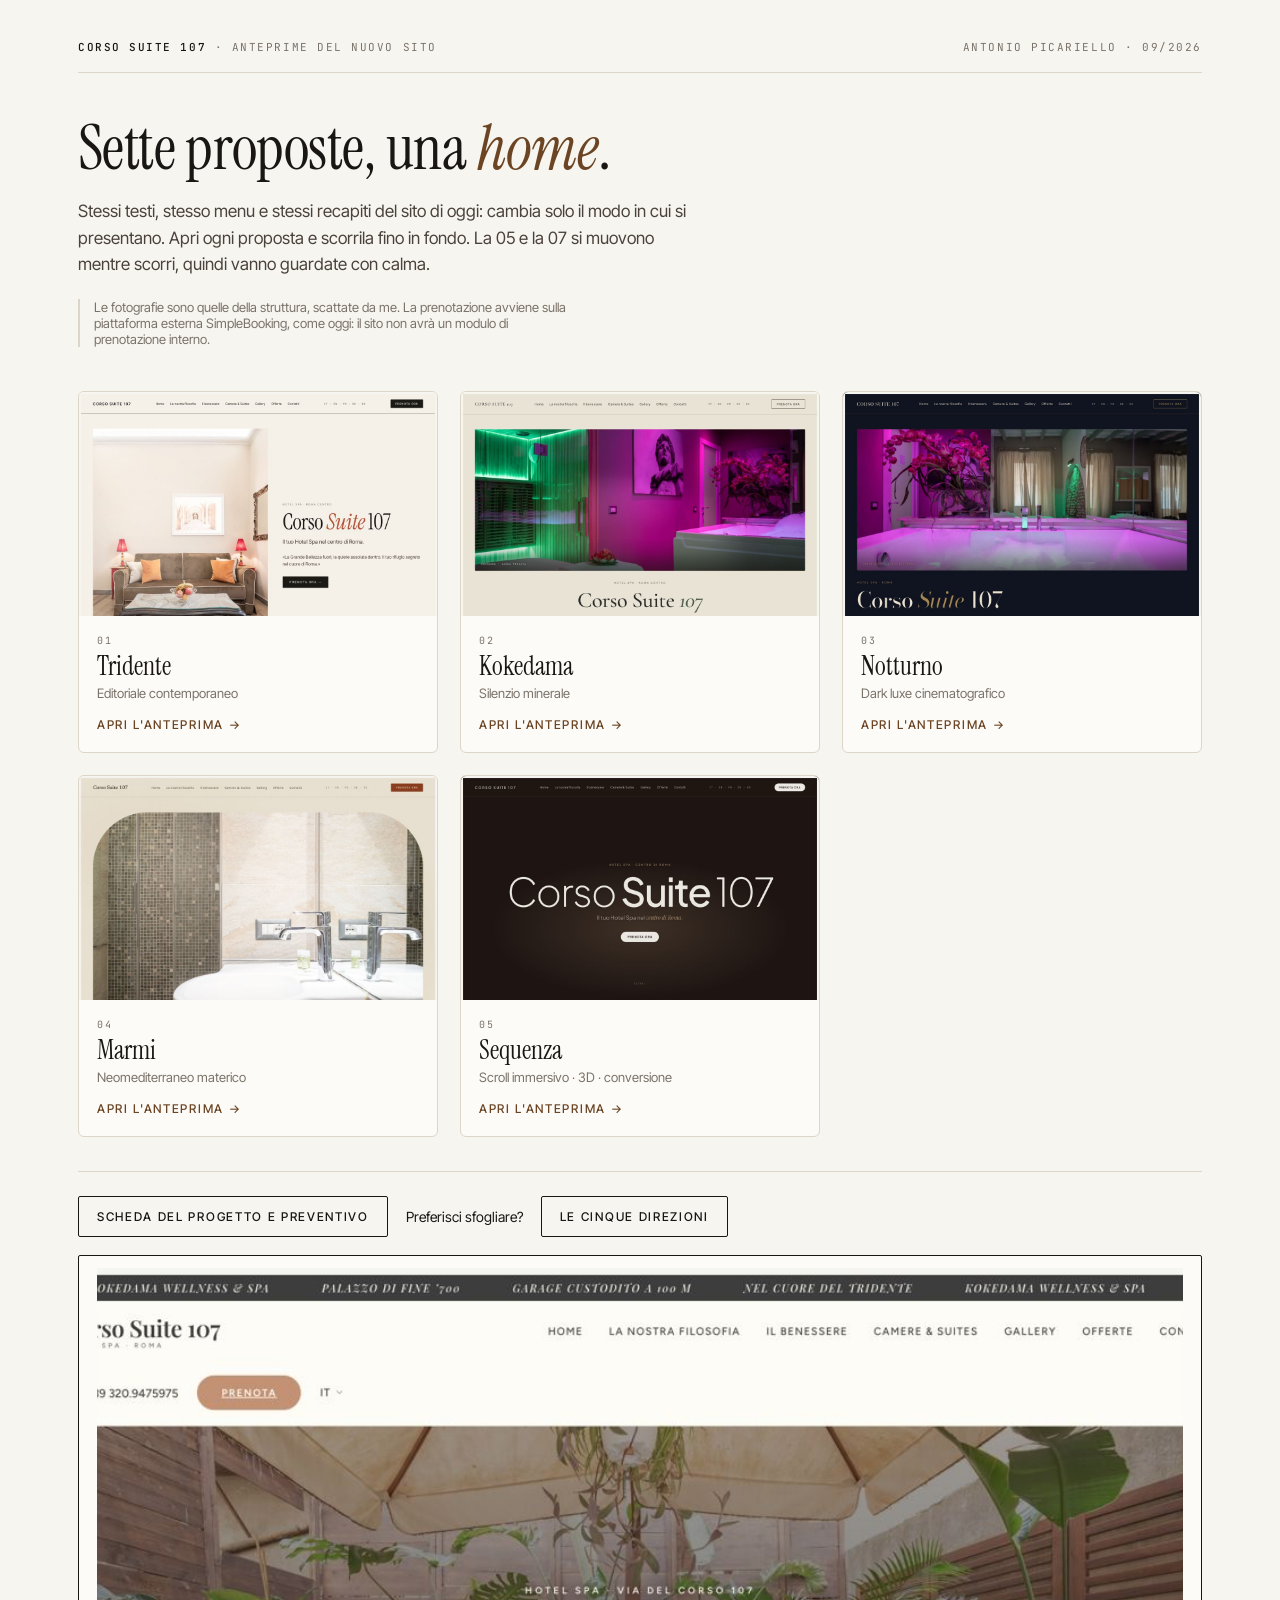
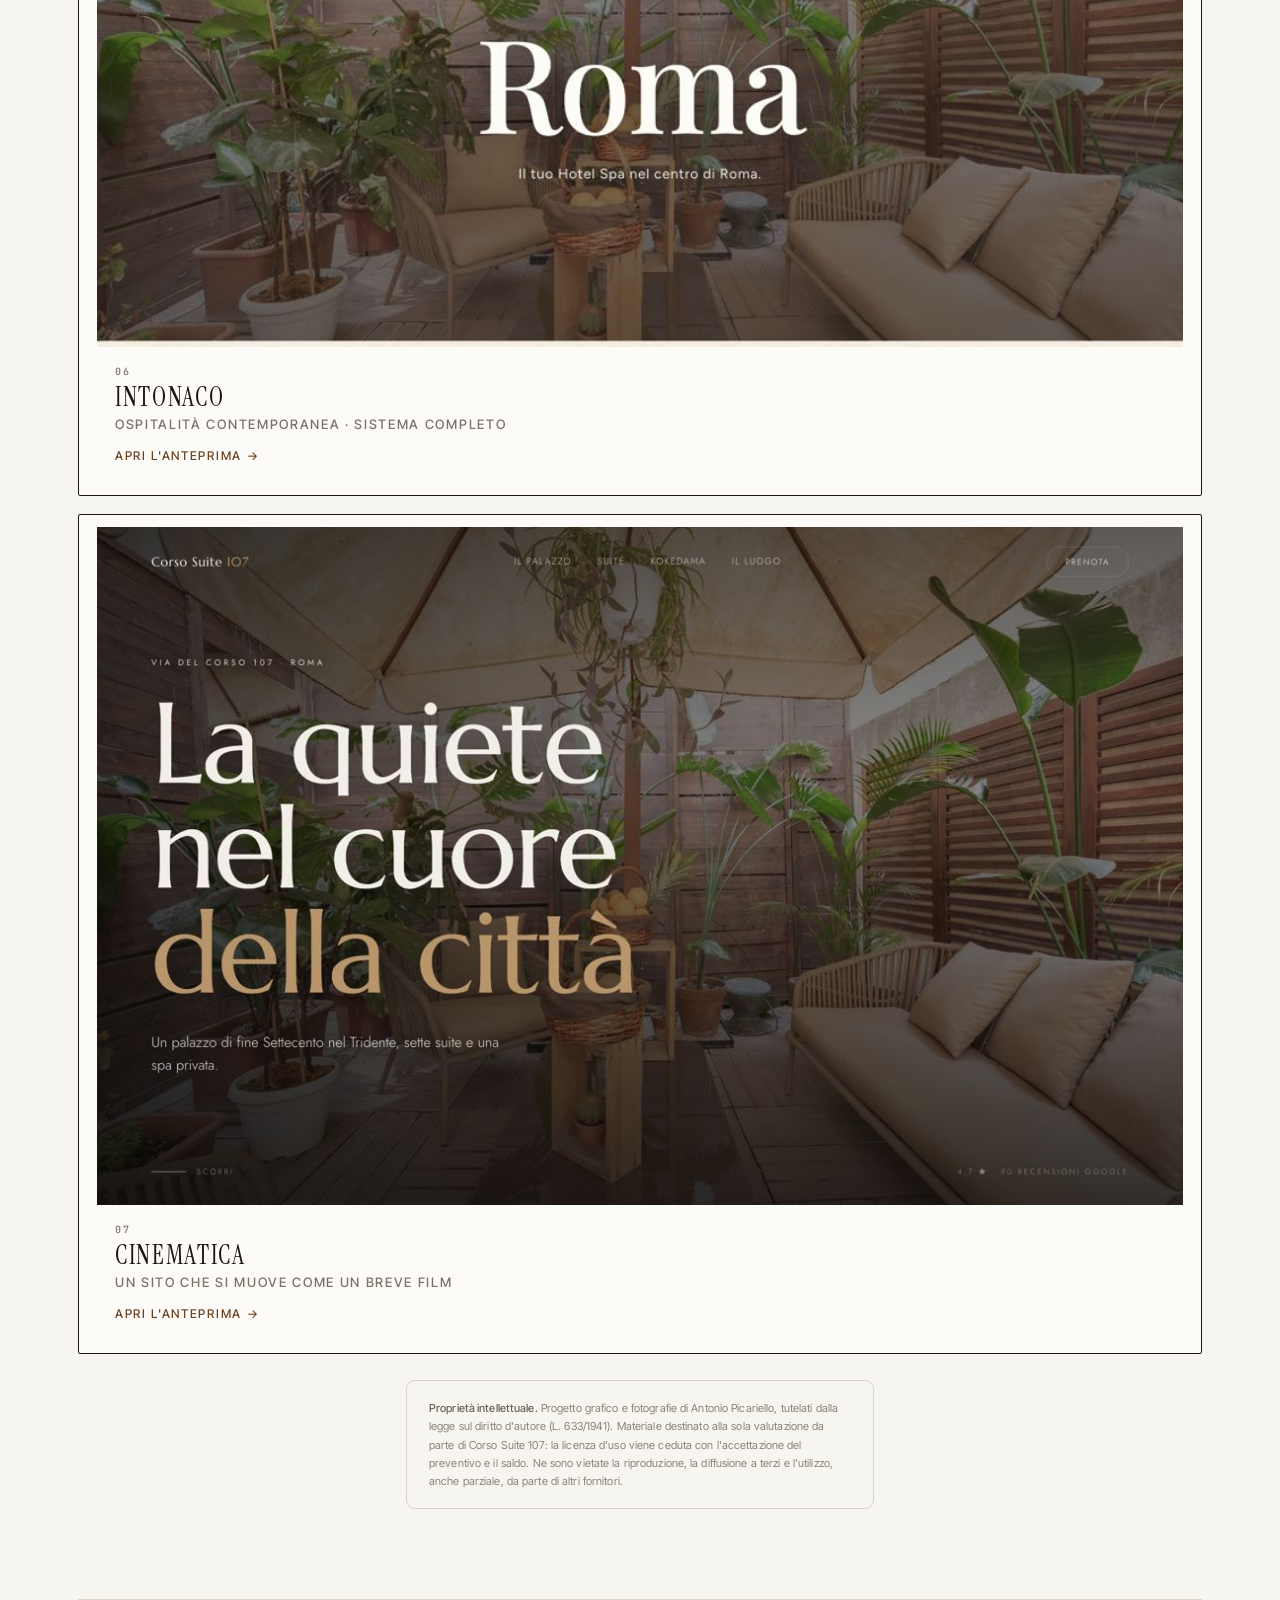
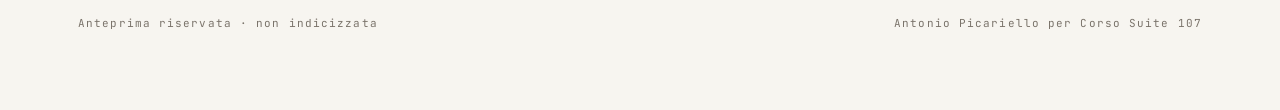
<file: index.html>
<!doctype html><html lang="it"><head><meta charset="utf-8"><meta name="viewport" content="width=device-width,initial-scale=1"><meta name="robots" content="noindex,nofollow">
<title>Anteprime · Corso Suite 107</title>
<link rel="preconnect" href="https://fonts.googleapis.com"><link rel="preconnect" href="https://fonts.gstatic.com" crossorigin>
<link rel="stylesheet" href="https://fonts.googleapis.com/css2?family=Instrument+Serif:ital@0;1&family=Inter+Tight:wght@400;500;600&family=JetBrains+Mono:wght@400;500&display=swap">
<style>
:root{--bg:#F7F5F0;--ink:#1A1614;--mute:#7A736A;--line:#DCD5C8;--panel:#FDFBF7;--accent:#6B4423}
*{box-sizing:border-box} body{margin:0;background:var(--bg);color:var(--ink);font-family:'Inter Tight',system-ui,sans-serif;-webkit-font-smoothing:antialiased}
.wrap{max-width:1180px;margin:0 auto;padding:40px 28px 80px}
header{display:flex;justify-content:space-between;align-items:baseline;gap:20px;flex-wrap:wrap;border-bottom:1px solid var(--line);padding-bottom:18px;margin-bottom:44px;font-family:'JetBrains Mono',monospace;font-size:11px;letter-spacing:.14em;text-transform:uppercase;color:var(--mute)}
header strong{color:var(--ink);font-weight:500}
h1{font-family:'Instrument Serif',serif;font-weight:400;font-size:clamp(36px,5.4vw,62px);line-height:1.02;letter-spacing:-.01em;margin:0 0 18px;max-width:20ch} h1 em{font-style:italic;color:var(--accent)}
p.lead{font-size:17px;line-height:1.55;color:#4A423B;max-width:62ch;margin:0 0 12px}
p.note{font-size:13px;color:var(--mute);border-left:2px solid var(--line);padding-left:14px;margin:22px 0 44px;max-width:62ch}
.grid{display:grid;grid-template-columns:repeat(auto-fill,minmax(300px,1fr));gap:22px}
.card{display:flex;flex-direction:column;border:1px solid var(--line);border-radius:6px;overflow:hidden;background:var(--panel);text-decoration:none;color:inherit;transition:transform .2s,box-shadow .2s}
.card:hover{transform:translateY(-3px);box-shadow:0 18px 40px rgba(0,0,0,.08)}
.thumb{aspect-ratio:16/10;overflow:hidden} .thumb img{width:100%;height:100%;object-fit:cover;object-position:top;display:block}
.meta{padding:18px 18px 20px;display:grid;gap:6px} .meta .n{font-family:'JetBrains Mono',monospace;font-size:10px;letter-spacing:.16em;color:var(--mute)}
.meta strong{font-family:'Instrument Serif',serif;font-weight:400;font-size:26px;line-height:1} .meta .sub{font-size:13px;color:var(--mute)}
.meta .go{margin-top:10px;font-size:12px;letter-spacing:.14em;text-transform:uppercase;font-weight:500;color:var(--accent)}
.more{margin-top:44px;padding-top:24px;border-top:1px solid var(--line);display:flex;gap:18px;flex-wrap:wrap;align-items:center;font-size:14px}
.more a{color:var(--ink);text-decoration:none;border:1px solid var(--ink);padding:12px 18px;border-radius:2px;font-size:12px;letter-spacing:.14em;text-transform:uppercase;font-weight:500}

.ip-note{max-width:78ch;margin:0 auto;padding:18px 22px;border:1px solid rgba(154,144,134,.35);border-radius:9px;
  font-size:11px;line-height:1.65;color:#8B8278;letter-spacing:.01em;text-align:left}
.ip-note b{color:#6B6258;font-weight:500}
.ip-wrap{padding:26px clamp(20px,4vw,48px) 34px}

footer{margin-top:56px;padding-top:16px;border-top:1px solid var(--line);font-family:'JetBrains Mono',monospace;font-size:11px;letter-spacing:.1em;color:var(--mute);display:flex;justify-content:space-between;flex-wrap:wrap;gap:8px}
</style></head><body><div class="wrap">
  <header><span><strong>Corso Suite 107</strong> · Anteprime del nuovo sito</span><span>Antonio Picariello · 09/2026</span></header>
  <h1>Sette proposte, una <em>home</em>.</h1>
  <p class="lead">Stessi testi, stesso menu e stessi recapiti del sito di oggi: cambia solo il modo in cui si presentano. Apri ogni proposta e scorrila fino in fondo. La 05 e la 07 si muovono mentre scorri, quindi vanno guardate con calma.</p>
  <p class="note">Le fotografie sono quelle della struttura, scattate da me. La prenotazione avviene sulla piattaforma esterna SimpleBooking, come oggi: il sito non avrà un modulo di prenotazione interno.</p>
  <div class="grid">
      <a class="card" href="home.html#h01">
        <div class="thumb" style="background:#F5F1E9"><img src="shots/h01_thumb.jpg" alt="Anteprima Tridente"></div>
        <div class="meta"><span class="n">01</span><strong>Tridente</strong><span class="sub">Editoriale contemporaneo</span><span class="go">Apri l'anteprima →</span></div>
      </a>
      <a class="card" href="home.html#h02">
        <div class="thumb" style="background:#E9E3D6"><img src="shots/h02_thumb.jpg" alt="Anteprima Kokedama"></div>
        <div class="meta"><span class="n">02</span><strong>Kokedama</strong><span class="sub">Silenzio minerale</span><span class="go">Apri l'anteprima →</span></div>
      </a>
      <a class="card" href="home.html#h03">
        <div class="thumb" style="background:#0F1420"><img src="shots/h03_thumb.jpg" alt="Anteprima Notturno"></div>
        <div class="meta"><span class="n">03</span><strong>Notturno</strong><span class="sub">Dark luxe cinematografico</span><span class="go">Apri l'anteprima →</span></div>
      </a>
      <a class="card" href="home.html#h04">
        <div class="thumb" style="background:#E7DFCF"><img src="shots/h04_thumb.jpg" alt="Anteprima Marmi"></div>
        <div class="meta"><span class="n">04</span><strong>Marmi</strong><span class="sub">Neomediterraneo materico</span><span class="go">Apri l'anteprima →</span></div>
      </a>
      <a class="card" href="home.html#h05">
        <div class="thumb" style="background:#1E1512"><img src="shots/h05_thumb.jpg" alt="Anteprima Sequenza"></div>
        <div class="meta"><span class="n">05</span><strong>Sequenza</strong><span class="sub">Scroll immersivo · 3D · conversione</span><span class="go">Apri l'anteprima →</span></div>
      </a>
  </div>
  <div class="more" style="margin-top:34px"><a href="progetto/">Scheda del progetto e preventivo</a><span>Preferisci sfogliare?</span><a href="direzioni.html">Le cinque direzioni</a>
      <a class="card" href="home.html#h06">
        <div class="thumb" style="background:#F5F1E7"><img src="shots/h06_thumb.jpg" alt="Anteprima Intonaco"></div>
        <div class="meta"><span class="n">06</span><strong>Intonaco</strong><span class="sub">Ospitalità contemporanea · sistema completo</span><span class="go">Apri l'anteprima →</span></div>
      </a>
      <a class="card" href="cinematic/">
        <div class="thumb" style="background:#0B0A09"><img src="shots/cine_thumb.jpg" alt="Anteprima Cinematica"></div>
        <div class="meta"><span class="n">07</span><strong>Cinematica</strong><span class="sub">Un sito che si muove come un breve film</span><span class="go">Apri l'anteprima →</span></div>
      </a></div>
  <div class="ip-wrap" style="padding-left:0;padding-right:0"><p class="ip-note"><b>Proprietà intellettuale.</b> Progetto grafico e fotografie di Antonio Picariello, tutelati dalla legge sul diritto d'autore (L. 633/1941). Materiale destinato alla sola valutazione da parte di Corso Suite 107: la licenza d'uso viene ceduta con l'accettazione del preventivo e il saldo. Ne sono vietate la riproduzione, la diffusione a terzi e l'utilizzo, anche parziale, da parte di altri fornitori.</p></div>
  <footer><span>Anteprima riservata · non indicizzata</span><span>Antonio Picariello per Corso Suite 107</span></footer>
</div></body></html>
</file>
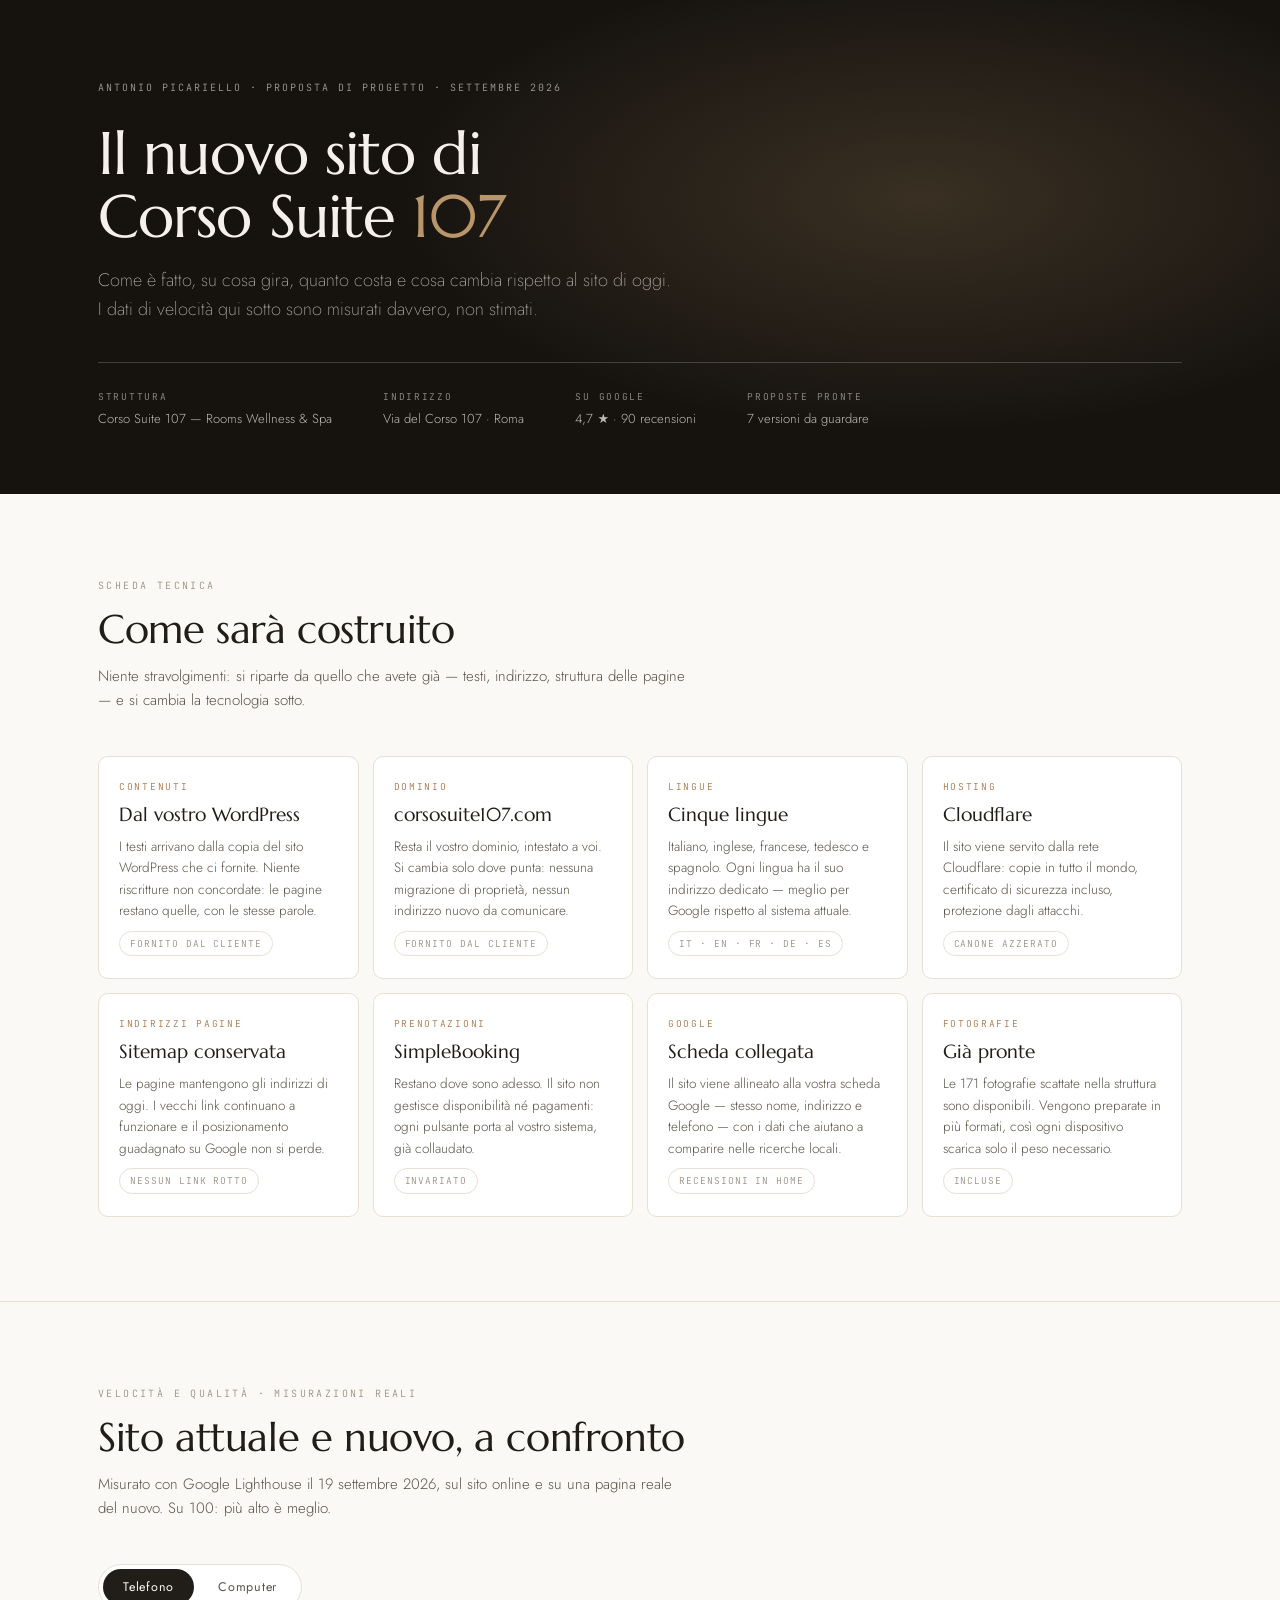
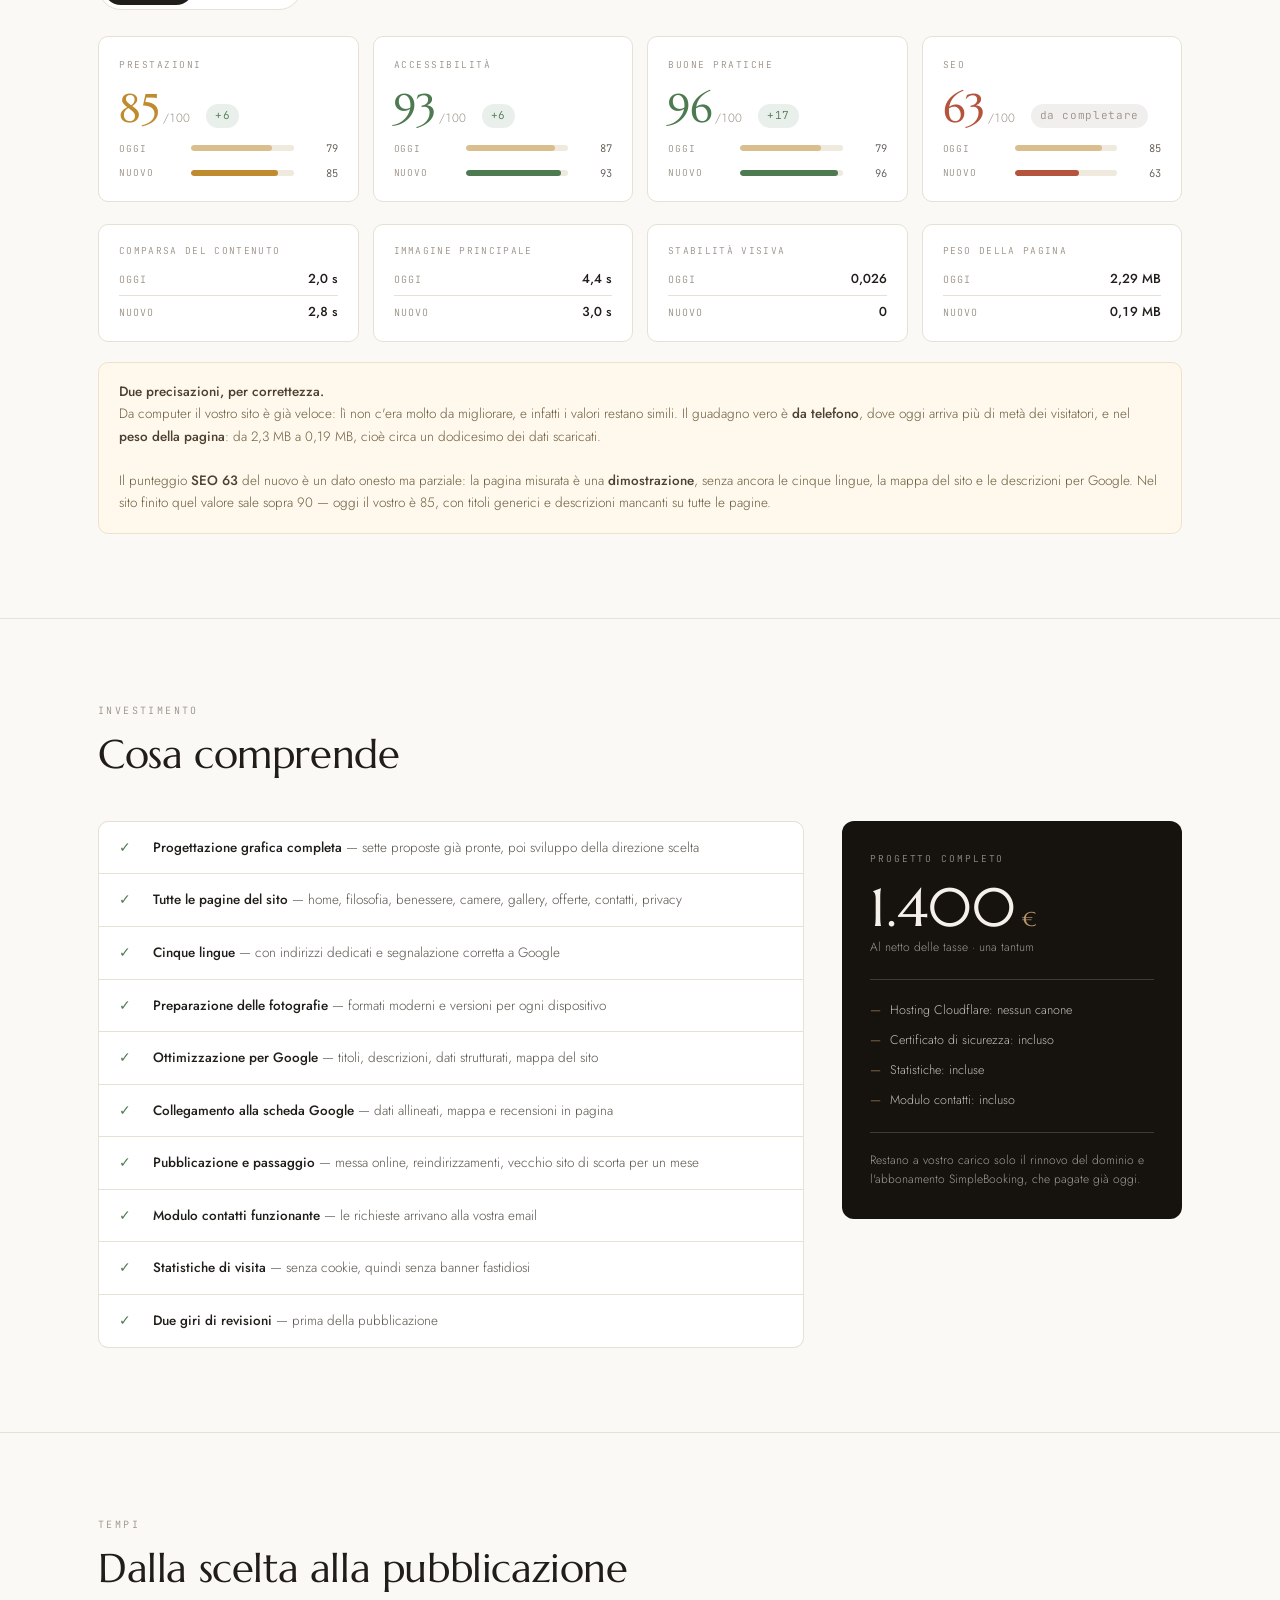
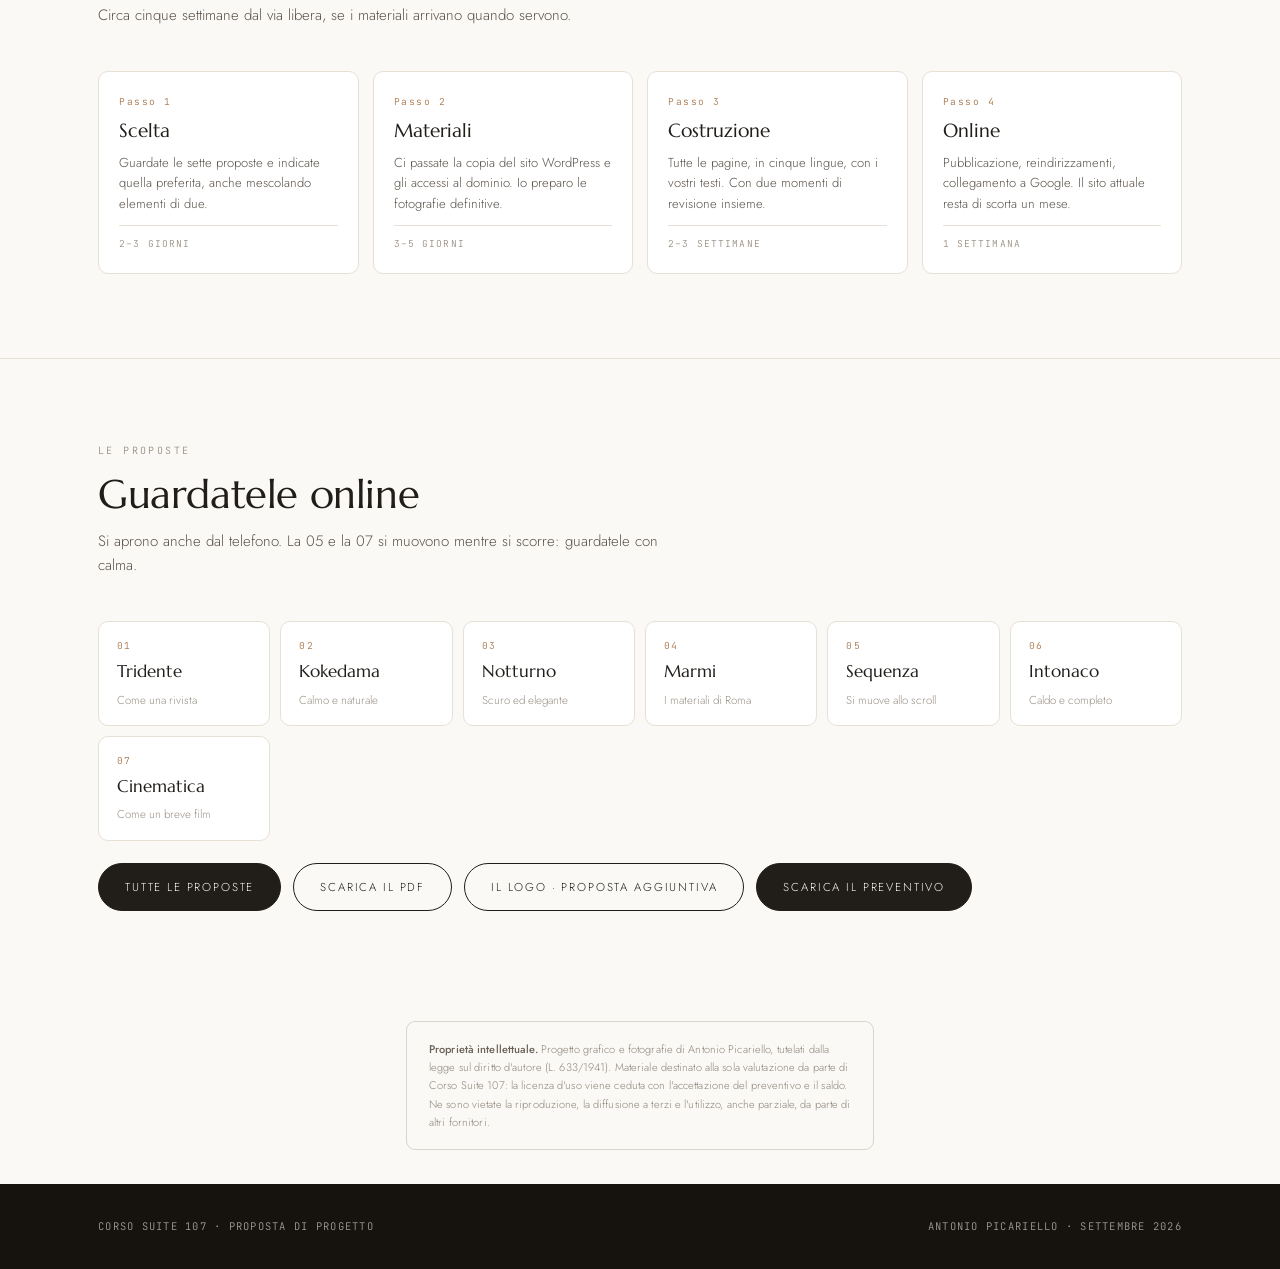
<file: progetto/index.html>
<!doctype html>
<html lang="it">
<head>
<meta charset="utf-8">
<meta name="viewport" content="width=device-width, initial-scale=1">
<meta name="robots" content="noindex, nofollow, noarchive">
<title>Corso Suite 107 — Il progetto</title>
<link rel="preconnect" href="https://fonts.googleapis.com">
<link rel="preconnect" href="https://fonts.gstatic.com" crossorigin>
<link rel="stylesheet" href="https://fonts.googleapis.com/css2?family=Marcellus&family=Jost:wght@200;300;400;500;600&family=JetBrains+Mono:wght@400;500&display=swap">
<style>
:root{
  --bg:#FBF9F5; --panel:#FFFFFF; --ink:#211E1A; --soft:#5A524A; --mute:#9A9086;
  --line:#E7E0D4; --gold:#A8764A; --green:#4E7A52; --amber:#C08A2E; --red:#B4543C;
  --ui:'Jost',system-ui,sans-serif; --dp:'Marcellus',Georgia,serif; --mono:'JetBrains Mono',monospace;
}
*{box-sizing:border-box;margin:0;padding:0}
body{background:var(--bg);color:var(--ink);font-family:var(--ui);font-weight:300;line-height:1.6;-webkit-font-smoothing:antialiased}
.wrap{max-width:1180px;margin:0 auto;padding:0 clamp(20px,4vw,48px)}
.eyebrow{font-family:var(--mono);font-size:10px;letter-spacing:.24em;text-transform:uppercase;color:var(--mute)}
h2{font-family:var(--dp);font-weight:400;font-size:clamp(26px,3.4vw,40px);line-height:1.15;letter-spacing:-.01em}
h3{font-family:var(--dp);font-weight:400;font-size:19px;line-height:1.25}
a{color:inherit}

/* header */
.top{background:#16130F;color:#F5F1EA;padding:clamp(40px,7vw,80px) 0 clamp(36px,6vw,64px);position:relative;overflow:hidden}
.top::after{content:'';position:absolute;inset:0;background:radial-gradient(ellipse 60% 70% at 72% 40%,rgba(184,149,106,.22),transparent 68%)}
.top .wrap{position:relative;z-index:2}
.top .who{font-family:var(--mono);font-size:10px;letter-spacing:.2em;text-transform:uppercase;color:rgba(245,241,234,.62);margin-bottom:26px}
.top h1{font-family:var(--dp);font-weight:400;font-size:clamp(34px,5.4vw,60px);line-height:1.05;letter-spacing:-.015em;margin-bottom:18px}
.top h1 em{font-style:normal;color:#B8956A}
.top p{font-size:clamp(15px,1.6vw,18px);font-weight:200;color:rgba(245,241,234,.8);max-width:58ch}
.top .facts{display:flex;gap:clamp(20px,4vw,52px);flex-wrap:wrap;margin-top:38px;padding-top:26px;border-top:1px solid rgba(245,241,234,.2)}
.top .facts div{font-size:13px;color:rgba(245,241,234,.75)}
.top .facts b{display:block;font-family:var(--mono);font-size:9.5px;letter-spacing:.18em;text-transform:uppercase;color:rgba(245,241,234,.5);font-weight:400;margin-bottom:5px}

section{padding:clamp(48px,7vw,84px) 0}
section+section{border-top:1px solid var(--line)}
.head{margin-bottom:clamp(26px,4vw,44px)}
.head .eyebrow{margin-bottom:12px}
.head p{color:var(--soft);max-width:66ch;margin-top:12px;font-size:15px}

/* scheda tecnica */
.specs{display:grid;grid-template-columns:repeat(auto-fit,minmax(255px,1fr));gap:14px}
.spec{background:var(--panel);border:1px solid var(--line);border-radius:10px;padding:22px 20px;display:grid;gap:9px;align-content:start}
.spec .k{font-family:var(--mono);font-size:9.5px;letter-spacing:.18em;text-transform:uppercase;color:var(--gold)}
.spec p{font-size:13.5px;color:var(--soft);line-height:1.6}
.spec .tag{justify-self:start;font-family:var(--mono);font-size:9.5px;letter-spacing:.1em;text-transform:uppercase;border:1px solid var(--line);border-radius:100px;padding:4px 10px;color:var(--mute)}

/* performance */
.tabs{display:inline-flex;background:var(--panel);border:1px solid var(--line);border-radius:100px;padding:4px;gap:4px;margin-bottom:26px}
.tab{border:0;background:transparent;font-family:var(--ui);font-size:12.5px;letter-spacing:.06em;color:var(--soft);padding:9px 20px;border-radius:100px;cursor:pointer;transition:.25s}
.tab[aria-selected="true"]{background:var(--ink);color:var(--bg)}
.scores{display:grid;grid-template-columns:repeat(auto-fit,minmax(210px,1fr));gap:14px;margin-bottom:22px}
.score{background:var(--panel);border:1px solid var(--line);border-radius:10px;padding:20px}
.score .lab{font-family:var(--mono);font-size:9.5px;letter-spacing:.16em;text-transform:uppercase;color:var(--mute);margin-bottom:16px}
.pair{display:flex;align-items:flex-end;gap:16px;margin-bottom:12px}
.val{font-family:var(--dp);font-size:40px;line-height:1;font-variant-numeric:tabular-nums}
.val small{font-size:12px;font-family:var(--ui);color:var(--mute);margin-left:3px}
.delta{font-family:var(--mono);font-size:11px;padding:3px 9px;border-radius:100px;letter-spacing:.06em}
.up{background:rgba(78,122,82,.12);color:var(--green)}
.down{background:rgba(180,84,60,.12);color:var(--red)}
.flat{background:rgba(154,144,134,.14);color:var(--mute)}
.bars{display:grid;gap:8px}
.bar{display:grid;grid-template-columns:62px 1fr auto;gap:10px;align-items:center;font-size:11.5px}
.bar .n{font-family:var(--mono);font-size:9.5px;letter-spacing:.1em;text-transform:uppercase;color:var(--mute)}
.bar .t{height:6px;background:#EFE9DE;border-radius:100px;overflow:hidden}
.bar .t i{display:block;height:100%;border-radius:100px;transition:width .9s cubic-bezier(.22,.61,.36,1)}
.bar .v{font-family:var(--mono);font-size:10.5px;color:var(--soft);min-width:34px;text-align:right}
.metrics{display:grid;grid-template-columns:repeat(auto-fit,minmax(190px,1fr));gap:14px}
.metric{background:var(--panel);border:1px solid var(--line);border-radius:10px;padding:18px 20px}
.metric .k{font-family:var(--mono);font-size:9.5px;letter-spacing:.14em;text-transform:uppercase;color:var(--mute);margin-bottom:10px}
.metric .row{display:flex;align-items:baseline;justify-content:space-between;gap:10px;font-size:13px}
.metric .row+.row{margin-top:6px;padding-top:6px;border-top:1px solid var(--line)}
.metric .row span:first-child{color:var(--mute);font-family:var(--mono);font-size:10px;letter-spacing:.1em;text-transform:uppercase}
.metric .row b{font-weight:500;font-variant-numeric:tabular-nums}
.note{background:#FFF8EC;border:1px solid #F0E2C8;border-radius:10px;padding:18px 20px;font-size:13.5px;color:#6B5B3E;margin-top:20px;line-height:1.65}
.note b{font-weight:500;color:#4D4131}

/* prezzo */
.price-wrap{display:grid;grid-template-columns:1fr 340px;gap:clamp(20px,3vw,40px);align-items:start}
@media(max-width:860px){.price-wrap{grid-template-columns:1fr}}
.incl{display:grid;gap:1px;background:var(--line);border:1px solid var(--line);border-radius:10px;overflow:hidden}
.incl div{background:var(--panel);padding:15px 20px;display:grid;grid-template-columns:22px 1fr;gap:12px;align-items:start;font-size:13.5px;color:var(--soft)}
.incl div b{color:var(--ink);font-weight:500}
.incl .tick{color:var(--green);font-size:14px;line-height:1.5}
.price{background:#16130F;color:#F5F1EA;border-radius:12px;padding:30px 28px;position:sticky;top:20px}
.price .k{font-family:var(--mono);font-size:9.5px;letter-spacing:.2em;text-transform:uppercase;color:rgba(245,241,234,.55)}
.price .fig{font-family:var(--dp);font-size:54px;line-height:1;margin:14px 0 4px}
.price .fig small{font-size:20px;color:#B8956A}
.price .vat{font-size:12px;color:rgba(245,241,234,.6);margin-bottom:22px}
.price ul{list-style:none;display:grid;gap:10px;padding-top:20px;border-top:1px solid rgba(245,241,234,.18);font-size:12.5px;color:rgba(245,241,234,.78)}
.price ul li{display:grid;grid-template-columns:auto 1fr;gap:9px}
.price ul li i{color:#B8956A;font-style:normal}
.price .after{margin-top:22px;padding-top:18px;border-top:1px solid rgba(245,241,234,.18);font-size:12px;color:rgba(245,241,234,.62);line-height:1.6}

/* timeline */
.steps{display:grid;grid-template-columns:repeat(auto-fit,minmax(215px,1fr));gap:14px}
.step{background:var(--panel);border:1px solid var(--line);border-radius:10px;padding:22px 20px;display:grid;gap:10px;align-content:start}
.step .k{font-family:var(--mono);font-size:9.5px;letter-spacing:.16em;color:var(--gold)}
.step p{font-size:13px;color:var(--soft);line-height:1.6}
.step .t{font-family:var(--mono);font-size:9.5px;letter-spacing:.12em;text-transform:uppercase;color:var(--mute);padding-top:10px;border-top:1px solid var(--line)}

/* proposte */
.links{display:grid;grid-template-columns:repeat(auto-fit,minmax(150px,1fr));gap:10px}
.links a{background:var(--panel);border:1px solid var(--line);border-radius:10px;padding:16px 18px;text-decoration:none;display:grid;gap:5px;transition:.25s}
.links a:hover{border-color:var(--ink);transform:translateY(-2px)}
.links a .n{font-family:var(--mono);font-size:9.5px;letter-spacing:.14em;color:var(--gold)}
.links a .nm{font-family:var(--dp);font-size:17px}
.links a .d{font-size:11.5px;color:var(--mute)}
.cta-row{display:flex;gap:12px;flex-wrap:wrap;margin-top:22px}
.btn{border:1px solid var(--ink);border-radius:100px;padding:14px 26px;font-size:11.5px;letter-spacing:.16em;text-transform:uppercase;text-decoration:none;transition:.25s}
.btn.solid{background:var(--ink);color:var(--bg)}
.btn:hover{opacity:.78}


.ip-note{max-width:78ch;margin:0 auto;padding:18px 22px;border:1px solid rgba(154,144,134,.35);border-radius:9px;
  font-size:11px;line-height:1.65;color:#8B8278;letter-spacing:.01em;text-align:left}
.ip-note b{color:#6B6258;font-weight:500}
.ip-wrap{padding:26px clamp(20px,4vw,48px) 34px}

footer{background:#16130F;color:rgba(245,241,234,.62);padding:34px 0;font-family:var(--mono);font-size:10.5px;letter-spacing:.12em;text-transform:uppercase}
footer .wrap{display:flex;justify-content:space-between;gap:16px;flex-wrap:wrap}
@media (prefers-reduced-motion:reduce){*{transition:none!important}}
</style>
</head>
<body>

<header class="top">
  <div class="wrap">
    <div class="who">Antonio Picariello · Proposta di progetto · Settembre 2026</div>
    <h1>Il nuovo sito di<br>Corso Suite <em>107</em></h1>
    <p>Come è fatto, su cosa gira, quanto costa e cosa cambia rispetto al sito di oggi. I dati di velocità qui sotto sono misurati davvero, non stimati.</p>
    <div class="facts">
      <div><b>Struttura</b>Corso Suite 107 — Rooms Wellness &amp; Spa</div>
      <div><b>Indirizzo</b>Via del Corso 107 · Roma</div>
      <div><b>Su Google</b>4,7 ★ · 90 recensioni</div>
      <div><b>Proposte pronte</b>7 versioni da guardare</div>
    </div>
  </div>
</header>

<section>
  <div class="wrap">
    <div class="head">
      <div class="eyebrow">Scheda tecnica</div>
      <h2>Come sarà costruito</h2>
      <p>Niente stravolgimenti: si riparte da quello che avete già — testi, indirizzo, struttura delle pagine — e si cambia la tecnologia sotto.</p>
    </div>
    <div class="specs">
      <div class="spec"><div class="k">Contenuti</div><h3>Dal vostro WordPress</h3><p>I testi arrivano dalla copia del sito WordPress che ci fornite. Niente riscritture non concordate: le pagine restano quelle, con le stesse parole.</p><span class="tag">Fornito dal cliente</span></div>
      <div class="spec"><div class="k">Dominio</div><h3>corsosuite107.com</h3><p>Resta il vostro dominio, intestato a voi. Si cambia solo dove punta: nessuna migrazione di proprietà, nessun indirizzo nuovo da comunicare.</p><span class="tag">Fornito dal cliente</span></div>
      <div class="spec"><div class="k">Lingue</div><h3>Cinque lingue</h3><p>Italiano, inglese, francese, tedesco e spagnolo. Ogni lingua ha il suo indirizzo dedicato — meglio per Google rispetto al sistema attuale.</p><span class="tag">it · en · fr · de · es</span></div>
      <div class="spec"><div class="k">Hosting</div><h3>Cloudflare</h3><p>Il sito viene servito dalla rete Cloudflare: copie in tutto il mondo, certificato di sicurezza incluso, protezione dagli attacchi.</p><span class="tag">Canone azzerato</span></div>
      <div class="spec"><div class="k">Indirizzi pagine</div><h3>Sitemap conservata</h3><p>Le pagine mantengono gli indirizzi di oggi. I vecchi link continuano a funzionare e il posizionamento guadagnato su Google non si perde.</p><span class="tag">Nessun link rotto</span></div>
      <div class="spec"><div class="k">Prenotazioni</div><h3>SimpleBooking</h3><p>Restano dove sono adesso. Il sito non gestisce disponibilità né pagamenti: ogni pulsante porta al vostro sistema, già collaudato.</p><span class="tag">Invariato</span></div>
      <div class="spec"><div class="k">Google</div><h3>Scheda collegata</h3><p>Il sito viene allineato alla vostra scheda Google — stesso nome, indirizzo e telefono — con i dati che aiutano a comparire nelle ricerche locali.</p><span class="tag">Recensioni in home</span></div>
      <div class="spec"><div class="k">Fotografie</div><h3>Già pronte</h3><p>Le 171 fotografie scattate nella struttura sono disponibili. Vengono preparate in più formati, così ogni dispositivo scarica solo il peso necessario.</p><span class="tag">Incluse</span></div>
    </div>
  </div>
</section>

<section>
  <div class="wrap">
    <div class="head">
      <div class="eyebrow">Velocità e qualità · misurazioni reali</div>
      <h2>Sito attuale e nuovo, a confronto</h2>
      <p>Misurato con Google Lighthouse il 19 settembre 2026, sul sito online e su una pagina reale del nuovo. Su 100: più alto è meglio.</p>
    </div>

    <div class="tabs" role="tablist">
      <button class="tab" role="tab" aria-selected="true" data-v="mob">Telefono</button>
      <button class="tab" role="tab" aria-selected="false" data-v="desk">Computer</button>
    </div>

    <div class="scores" id="scores"></div>
    <div class="metrics" id="metrics"></div>

    <div class="note">
      <b>Due precisazioni, per correttezza.</b><br>
      Da computer il vostro sito è già veloce: lì non c'era molto da migliorare, e infatti i valori restano simili. Il guadagno vero è <b>da telefono</b>, dove oggi arriva più di metà dei visitatori, e nel <b>peso della pagina</b>: da 2,3 MB a 0,19 MB, cioè circa un dodicesimo dei dati scaricati.<br><br>
      Il punteggio <b>SEO 63</b> del nuovo è un dato onesto ma parziale: la pagina misurata è una <b>dimostrazione</b>, senza ancora le cinque lingue, la mappa del sito e le descrizioni per Google. Nel sito finito quel valore sale sopra 90 — oggi il vostro è 85, con titoli generici e descrizioni mancanti su tutte le pagine.
    </div>
  </div>
</section>

<section>
  <div class="wrap">
    <div class="head">
      <div class="eyebrow">Investimento</div>
      <h2>Cosa comprende</h2>
    </div>
    <div class="price-wrap">
      <div class="incl">
        <div><span class="tick">✓</span><span><b>Progettazione grafica completa</b> — sette proposte già pronte, poi sviluppo della direzione scelta</span></div>
        <div><span class="tick">✓</span><span><b>Tutte le pagine del sito</b> — home, filosofia, benessere, camere, gallery, offerte, contatti, privacy</span></div>
        <div><span class="tick">✓</span><span><b>Cinque lingue</b> — con indirizzi dedicati e segnalazione corretta a Google</span></div>
        <div><span class="tick">✓</span><span><b>Preparazione delle fotografie</b> — formati moderni e versioni per ogni dispositivo</span></div>
        <div><span class="tick">✓</span><span><b>Ottimizzazione per Google</b> — titoli, descrizioni, dati strutturati, mappa del sito</span></div>
        <div><span class="tick">✓</span><span><b>Collegamento alla scheda Google</b> — dati allineati, mappa e recensioni in pagina</span></div>
        <div><span class="tick">✓</span><span><b>Pubblicazione e passaggio</b> — messa online, reindirizzamenti, vecchio sito di scorta per un mese</span></div>
        <div><span class="tick">✓</span><span><b>Modulo contatti funzionante</b> — le richieste arrivano alla vostra email</span></div>
        <div><span class="tick">✓</span><span><b>Statistiche di visita</b> — senza cookie, quindi senza banner fastidiosi</span></div>
        <div><span class="tick">✓</span><span><b>Due giri di revisioni</b> — prima della pubblicazione</span></div>
      </div>
      <aside class="price">
        <div class="k">Progetto completo</div>
        <div class="fig">1.400<small> €</small></div>
        <div class="vat">Al netto delle tasse · una tantum</div>
        <ul>
          <li><i>—</i><span>Hosting Cloudflare: nessun canone</span></li>
          <li><i>—</i><span>Certificato di sicurezza: incluso</span></li>
          <li><i>—</i><span>Statistiche: incluse</span></li>
          <li><i>—</i><span>Modulo contatti: incluso</span></li>
        </ul>
        <div class="after">Restano a vostro carico solo il rinnovo del dominio e l'abbonamento SimpleBooking, che pagate già oggi.</div>
      </aside>
    </div>
  </div>
</section>

<section>
  <div class="wrap">
    <div class="head">
      <div class="eyebrow">Tempi</div>
      <h2>Dalla scelta alla pubblicazione</h2>
      <p>Circa cinque settimane dal via libera, se i materiali arrivano quando servono.</p>
    </div>
    <div class="steps">
      <div class="step"><div class="k">Passo 1</div><h3>Scelta</h3><p>Guardate le sette proposte e indicate quella preferita, anche mescolando elementi di due.</p><div class="t">2–3 giorni</div></div>
      <div class="step"><div class="k">Passo 2</div><h3>Materiali</h3><p>Ci passate la copia del sito WordPress e gli accessi al dominio. Io preparo le fotografie definitive.</p><div class="t">3–5 giorni</div></div>
      <div class="step"><div class="k">Passo 3</div><h3>Costruzione</h3><p>Tutte le pagine, in cinque lingue, con i vostri testi. Con due momenti di revisione insieme.</p><div class="t">2–3 settimane</div></div>
      <div class="step"><div class="k">Passo 4</div><h3>Online</h3><p>Pubblicazione, reindirizzamenti, collegamento a Google. Il sito attuale resta di scorta un mese.</p><div class="t">1 settimana</div></div>
    </div>
  </div>
</section>

<section>
  <div class="wrap">
    <div class="head">
      <div class="eyebrow">Le proposte</div>
      <h2>Guardatele online</h2>
      <p>Si aprono anche dal telefono. La 05 e la 07 si muovono mentre si scorre: guardatele con calma.</p>
    </div>
    <div class="links">
      <a href="../home.html#h01"><span class="n">01</span><span class="nm">Tridente</span><span class="d">Come una rivista</span></a>
      <a href="../home.html#h02"><span class="n">02</span><span class="nm">Kokedama</span><span class="d">Calmo e naturale</span></a>
      <a href="../home.html#h03"><span class="n">03</span><span class="nm">Notturno</span><span class="d">Scuro ed elegante</span></a>
      <a href="../home.html#h04"><span class="n">04</span><span class="nm">Marmi</span><span class="d">I materiali di Roma</span></a>
      <a href="../home.html#h05"><span class="n">05</span><span class="nm">Sequenza</span><span class="d">Si muove allo scroll</span></a>
      <a href="../home.html#h06"><span class="n">06</span><span class="nm">Intonaco</span><span class="d">Caldo e completo</span></a>
      <a href="../cinematic/"><span class="n">07</span><span class="nm">Cinematica</span><span class="d">Come un breve film</span></a>
    </div>
    <div class="cta-row">
      <a class="btn solid" href="../">Tutte le proposte</a>
      <a class="btn" href="../Corso_Suite_107_Le_Proposte.pdf">Scarica il PDF</a>
      <a class="btn" href="logo.html">Il logo · proposta aggiuntiva</a>
      <a class="btn solid" href="../Corso_Suite_107_Preventivo.pdf">Scarica il preventivo</a>
    </div>
  </div>
</section>

<div class="ip-wrap"><p class="ip-note"><b>Proprietà intellettuale.</b> Progetto grafico e fotografie di Antonio Picariello, tutelati dalla legge sul diritto d'autore (L. 633/1941). Materiale destinato alla sola valutazione da parte di Corso Suite 107: la licenza d'uso viene ceduta con l'accettazione del preventivo e il saldo. Ne sono vietate la riproduzione, la diffusione a terzi e l'utilizzo, anche parziale, da parte di altri fornitori.</p></div>
<footer>
  <div class="wrap">
    <span>Corso Suite 107 · Proposta di progetto</span>
    <span>Antonio Picariello · Settembre 2026</span>
  </div>
</footer>

<script>
// Misurazioni Lighthouse del 19/09/2026 — valori reali
const DATA = {
  mob: {
    label: 'telefono',
    scores: [
      {k:'Prestazioni', a:79, b:85},
      {k:'Accessibilità', a:87, b:93},
      {k:'Buone pratiche', a:79, b:96},
      {k:'SEO', a:85, b:63, demo:true}
    ],
    metrics: [
      {k:'Comparsa del contenuto', a:'2,0 s', b:'2,8 s'},
      {k:'Immagine principale', a:'4,4 s', b:'3,0 s'},
      {k:'Stabilità visiva', a:'0,026', b:'0'},
      {k:'Peso della pagina', a:'2,29 MB', b:'0,19 MB'}
    ]
  },
  desk: {
    label: 'computer',
    scores: [
      {k:'Prestazioni', a:99, b:98},
      {k:'Accessibilità', a:87, b:93},
      {k:'Buone pratiche', a:78, b:96},
      {k:'SEO', a:85, b:63, demo:true}
    ],
    metrics: [
      {k:'Comparsa del contenuto', a:'0,5 s', b:'0,6 s'},
      {k:'Immagine principale', a:'0,9 s', b:'0,9 s'},
      {k:'Stabilità visiva', a:'0,006', b:'0,005'},
      {k:'Peso della pagina', a:'1,71 MB', b:'0,28 MB'}
    ]
  }
};

const col = v => v >= 90 ? 'var(--green)' : v >= 70 ? 'var(--amber)' : 'var(--red)';

function render(view) {
  const d = DATA[view];
  document.getElementById('scores').innerHTML = d.scores.map(s => {
    const diff = s.b - s.a;
    const cls = s.demo ? 'flat' : diff > 0 ? 'up' : diff < 0 ? 'down' : 'flat';
    const txt = s.demo ? 'da completare' : (diff > 0 ? '+' : '') + diff;
    return `<div class="score">
      <div class="lab">${s.k}</div>
      <div class="pair"><span class="val" style="color:${col(s.b)}">${s.b}<small>/100</small></span><span class="delta ${cls}">${txt}</span></div>
      <div class="bars">
        <div class="bar"><span class="n">Oggi</span><span class="t"><i style="width:${s.a}%;background:${col(s.a)};opacity:.45"></i></span><span class="v">${s.a}</span></div>
        <div class="bar"><span class="n">Nuovo</span><span class="t"><i style="width:${s.b}%;background:${col(s.b)}"></i></span><span class="v">${s.b}</span></div>
      </div>
    </div>`;
  }).join('');

  document.getElementById('metrics').innerHTML = d.metrics.map(m => `
    <div class="metric">
      <div class="k">${m.k}</div>
      <div class="row"><span>Oggi</span><b>${m.a}</b></div>
      <div class="row"><span>Nuovo</span><b>${m.b}</b></div>
    </div>`).join('');
}

document.querySelectorAll('.tab').forEach(t => t.addEventListener('click', () => {
  document.querySelectorAll('.tab').forEach(o => o.setAttribute('aria-selected', String(o === t)));
  render(t.dataset.v);
}));
render('mob');
</script>
</body>
</html>
</file>
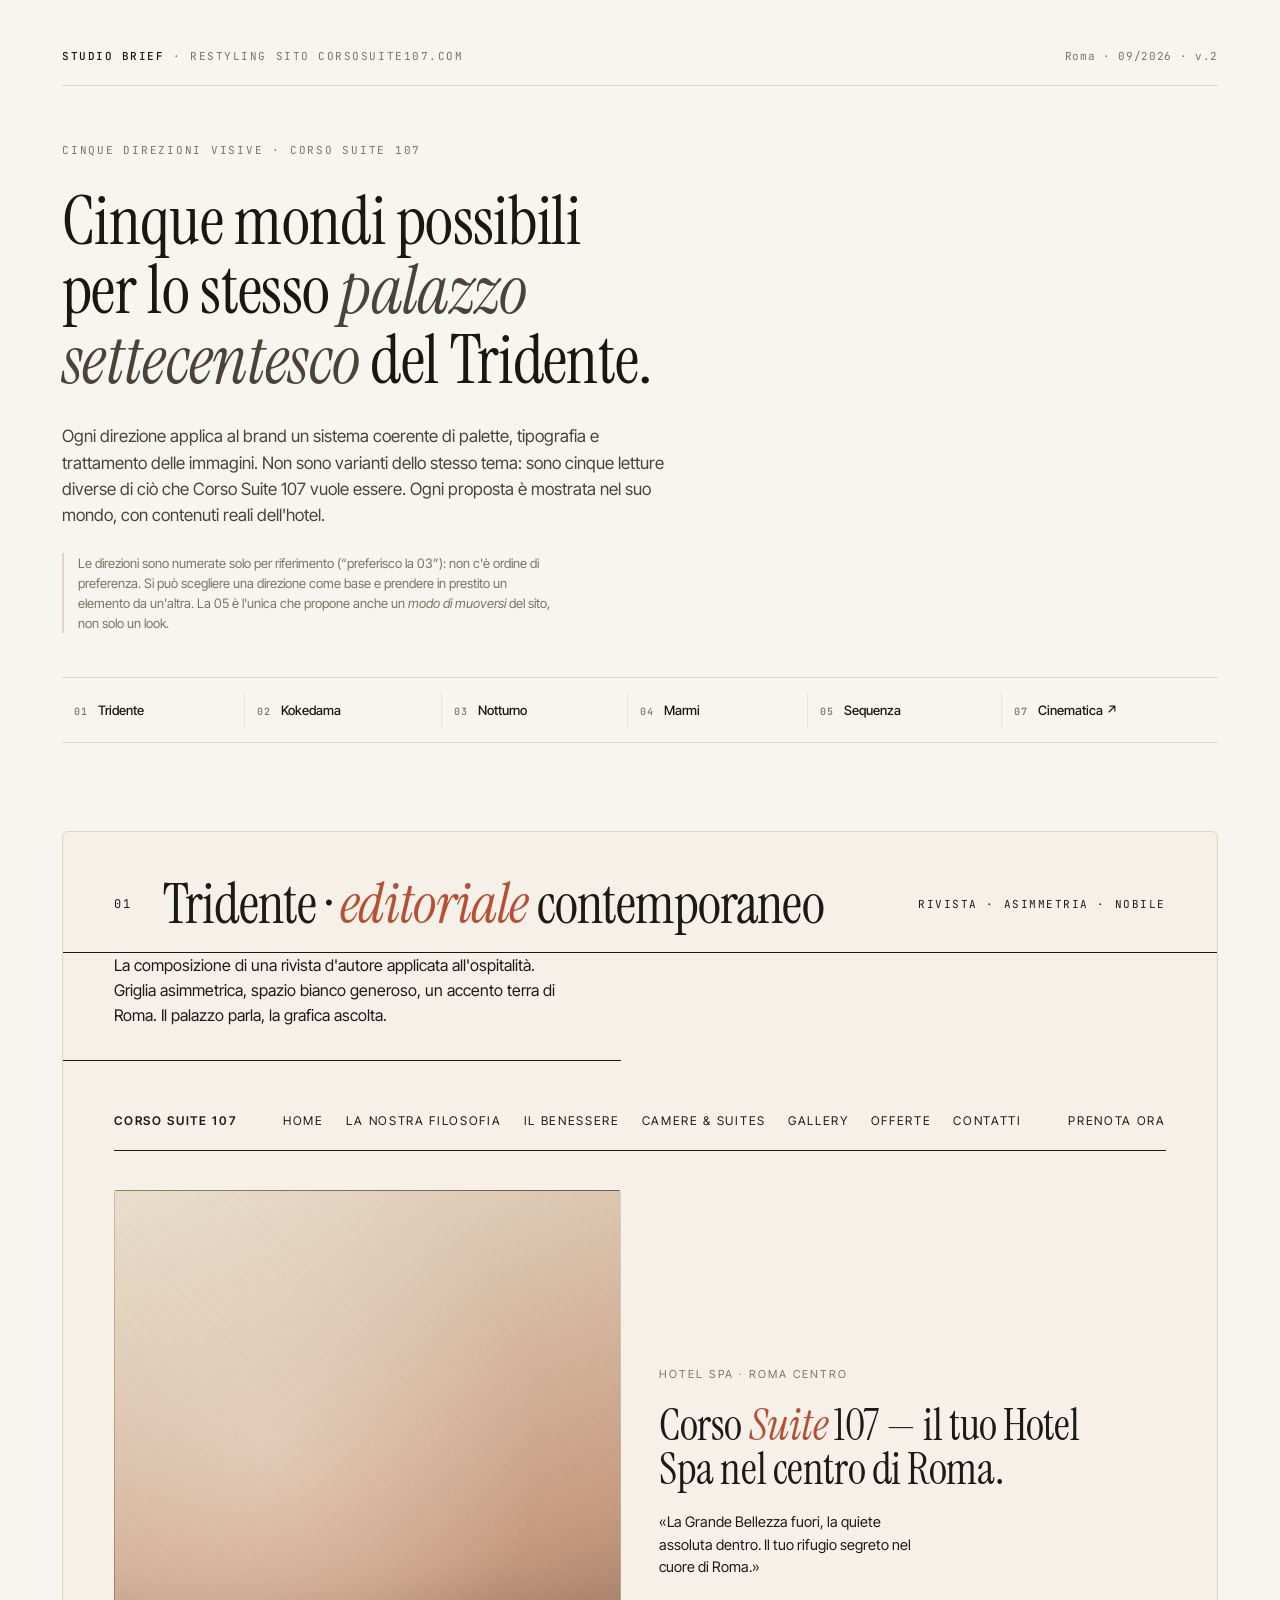
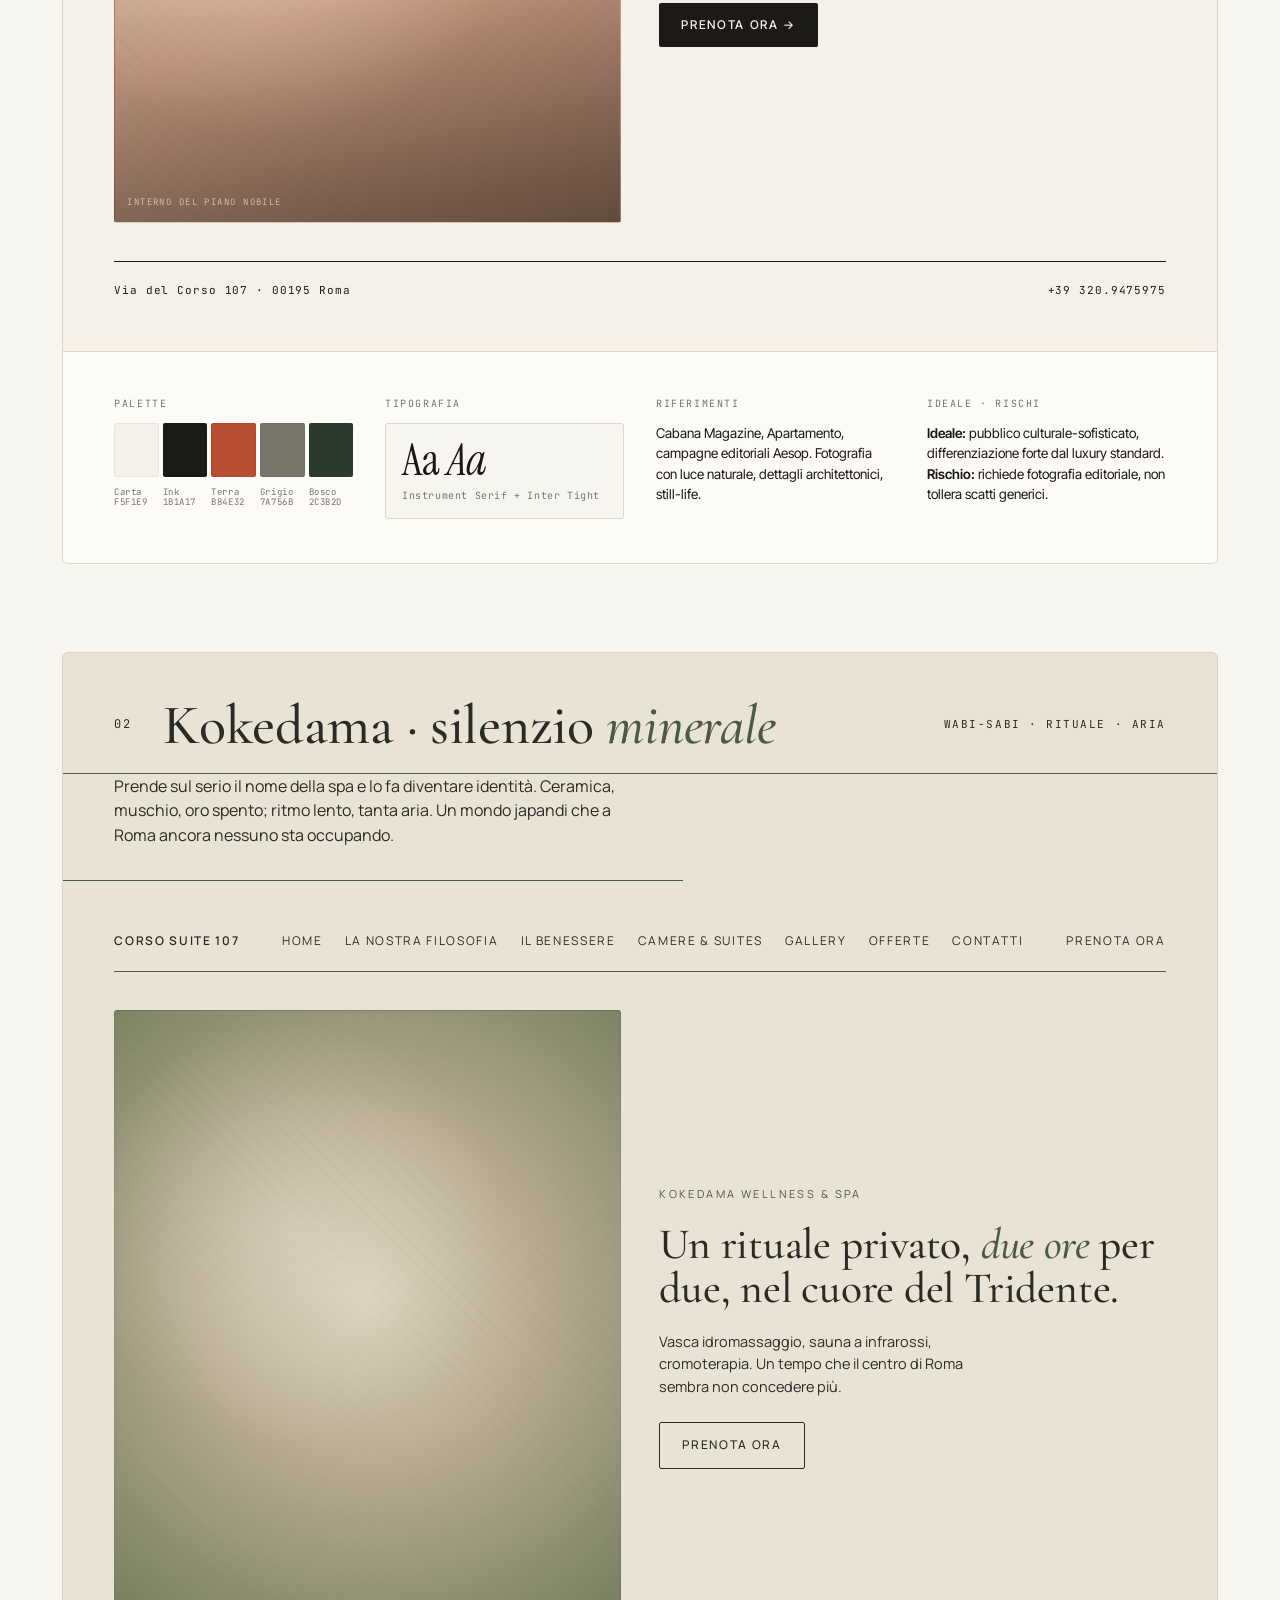
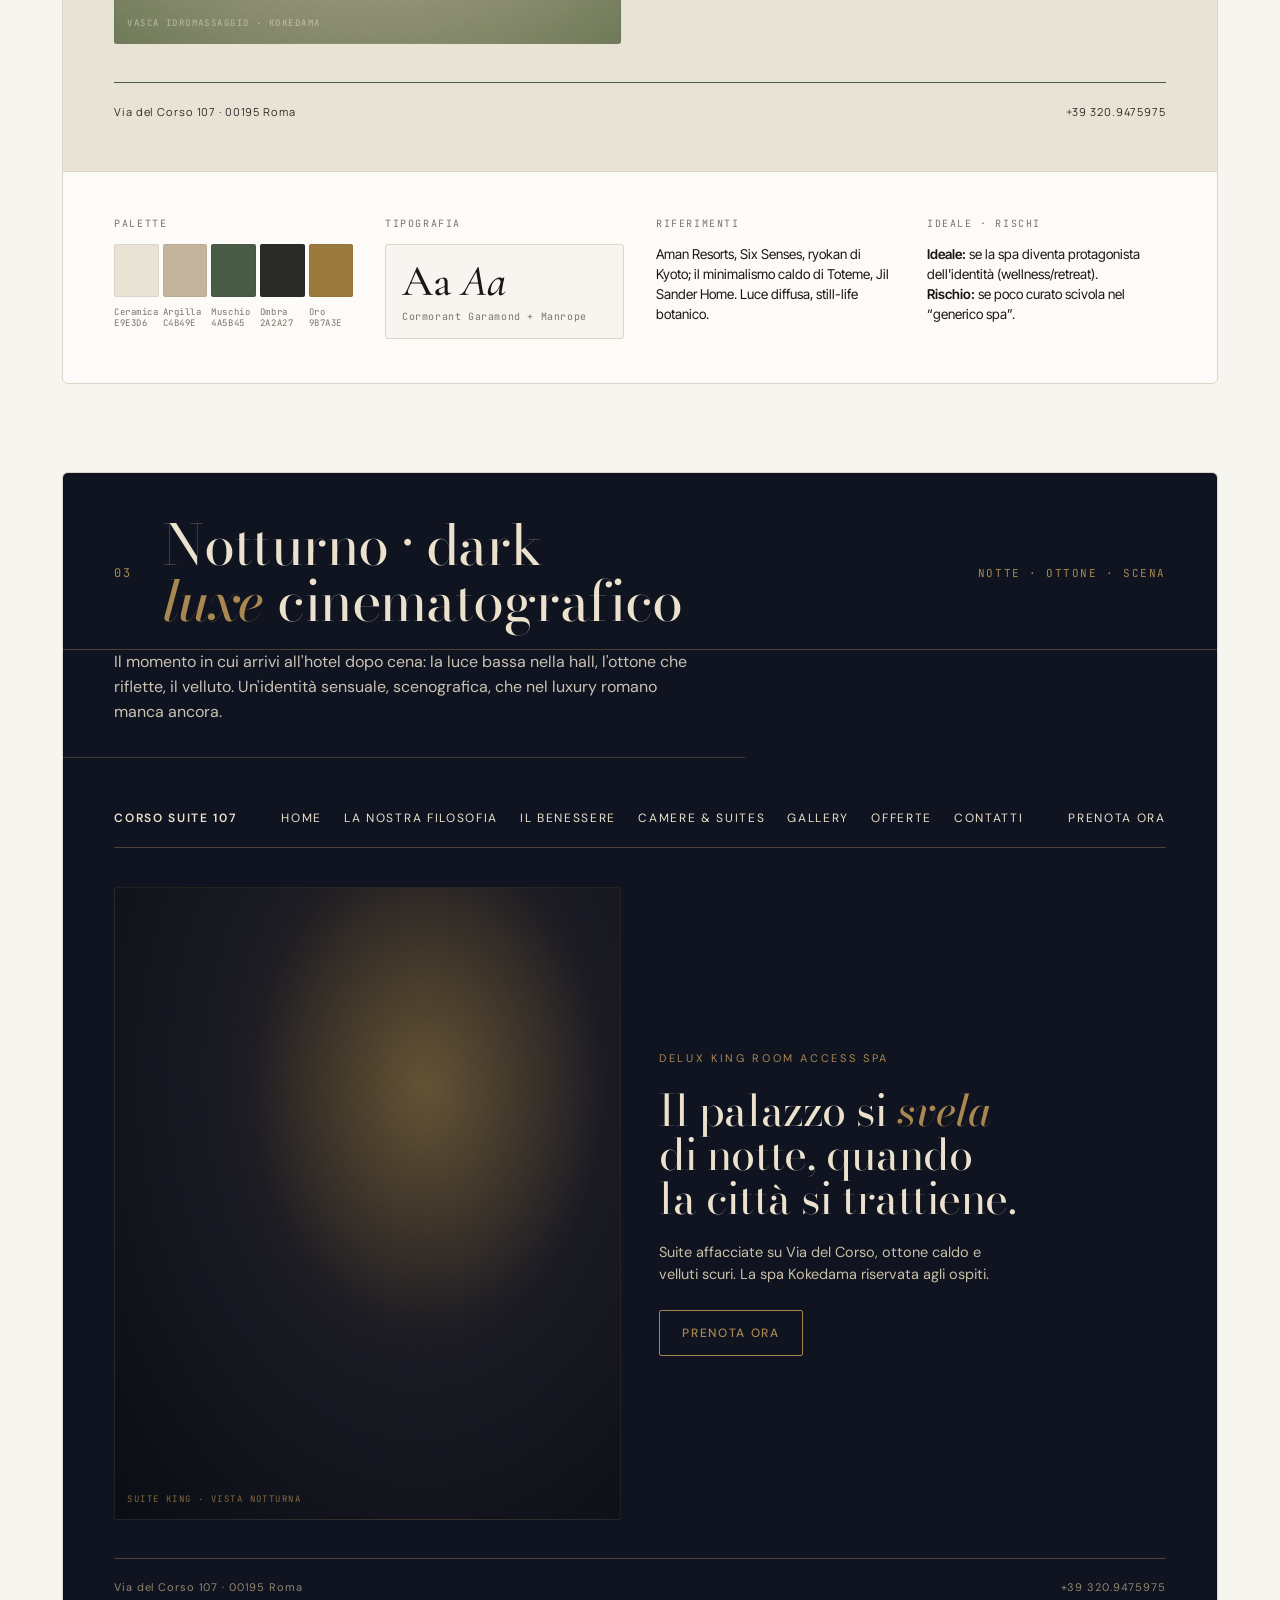
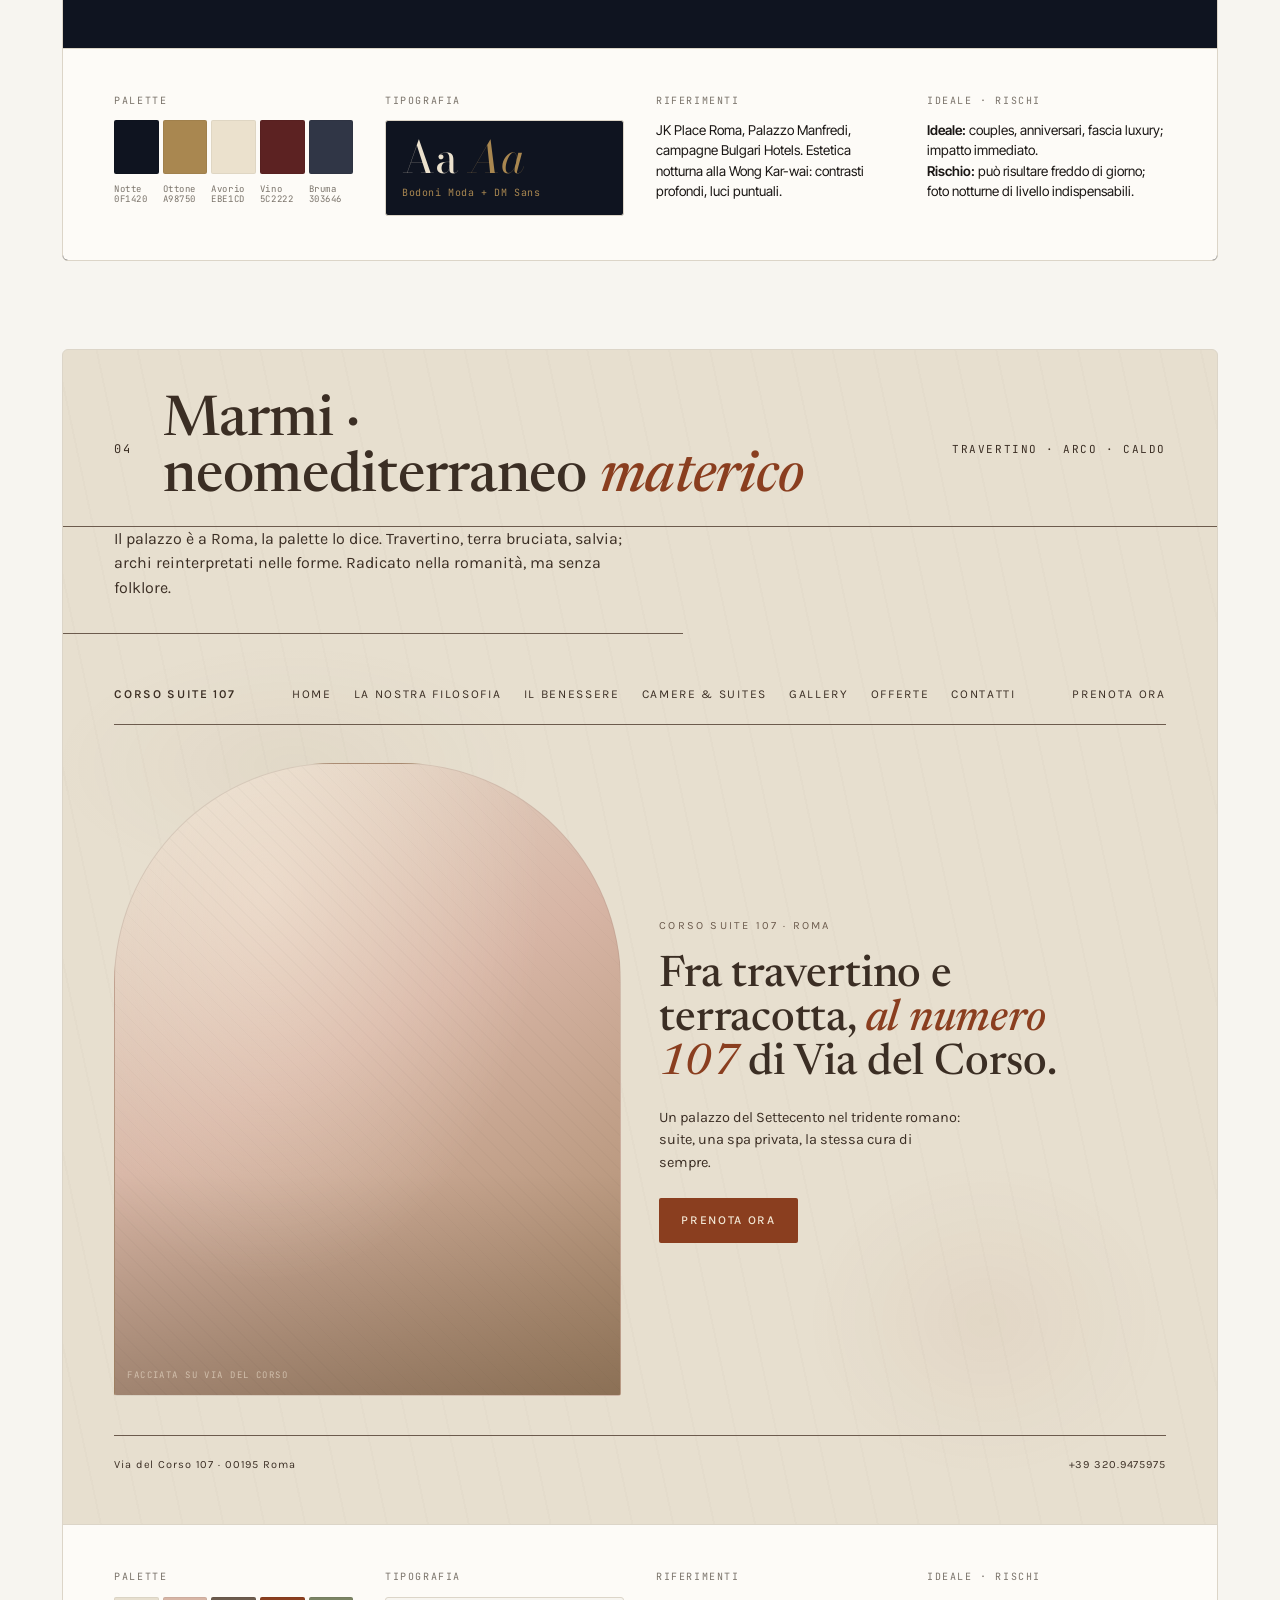
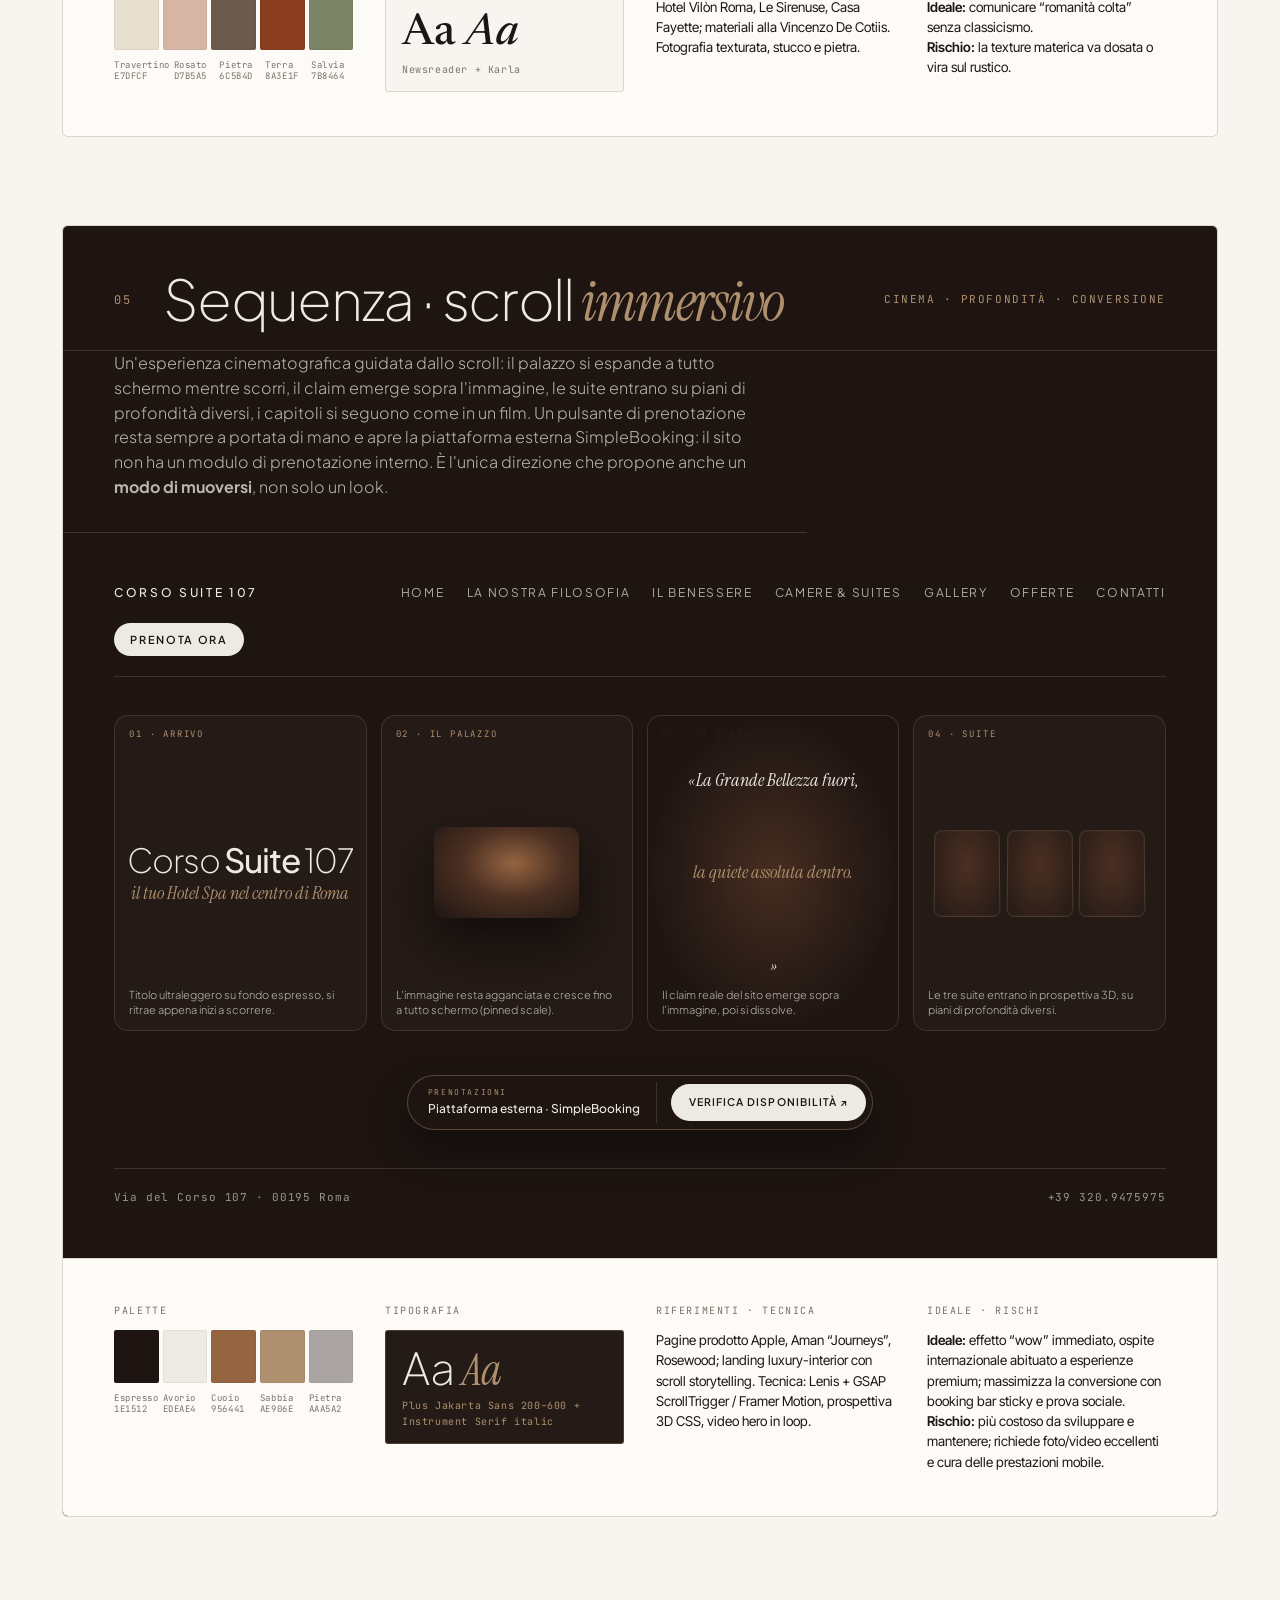
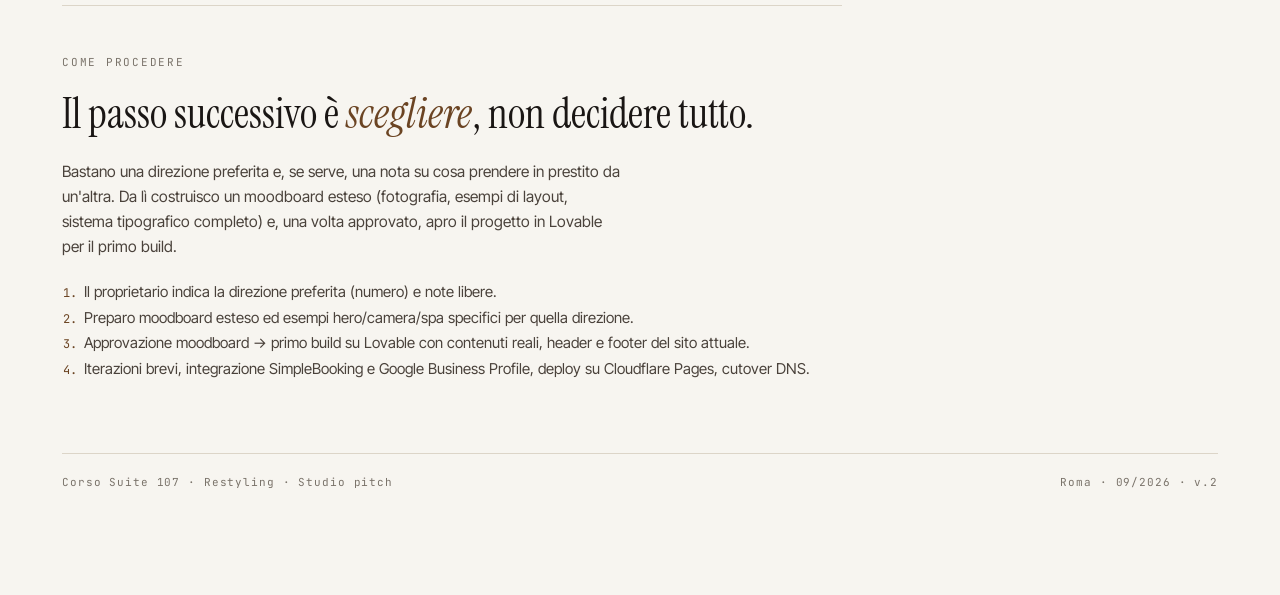
<file: direzioni.html>
<!doctype html><html lang="it"><head><meta charset="utf-8"><meta name="viewport" content="width=device-width,initial-scale=1"><meta name="robots" content="noindex,nofollow"><title>Direzioni visive · Corso 107</title>
<link rel="preconnect" href="https://fonts.googleapis.com">
<link rel="preconnect" href="https://fonts.gstatic.com" crossorigin>
<link rel="stylesheet" href="https://fonts.googleapis.com/css2?family=Instrument+Serif:ital@0;1&family=Inter+Tight:wght@400;500;600;700&family=JetBrains+Mono:wght@400;500&family=Cormorant+Garamond:ital,wght@0,400;0,500;0,600;1,400;1,500&family=Manrope:wght@400;500;600&family=Bodoni+Moda:ital,opsz,wght@0,6..96,400;0,6..96,500;0,6..96,700;1,6..96,400;1,6..96,500&family=DM+Sans:wght@400;500&family=Newsreader:ital,wght@0,400;0,500;0,600;1,400;1,500&family=Karla:wght@400;500;600&family=Plus+Jakarta+Sans:wght@200;300;400;500;600&display=swap">
<style>
:root {
  --chrome-bg: #F7F5F0; --chrome-panel: #FDFBF7; --chrome-ink: #1A1614; --chrome-ink-soft: #4A423B;
  --chrome-mute: #7A736A; --chrome-line: #DCD5C8; --chrome-line-soft: #EBE5D8; --chrome-accent: #6B4423;
  --font-chrome-serif: 'Instrument Serif', 'Cormorant Garamond', 'Times New Roman', serif;
  --font-chrome-body: 'Inter Tight', -apple-system, BlinkMacSystemFont, system-ui, sans-serif;
  --font-chrome-mono: 'JetBrains Mono', ui-monospace, SFMono-Regular, Menlo, monospace;
}
@media (prefers-color-scheme: dark) {
  :root:not([data-theme="light"]) { --chrome-bg: #14120F; --chrome-panel: #1B1815; --chrome-ink: #EDE8DE; --chrome-ink-soft: #C6BEB2; --chrome-mute: #928B80; --chrome-line: #2A2622; --chrome-line-soft: #221F1B; --chrome-accent: #D4A76A; }
}
:root[data-theme="dark"] { --chrome-bg: #14120F; --chrome-panel: #1B1815; --chrome-ink: #EDE8DE; --chrome-ink-soft: #C6BEB2; --chrome-mute: #928B80; --chrome-line: #2A2622; --chrome-line-soft: #221F1B; --chrome-accent: #D4A76A; }

body { background: var(--chrome-bg); color: var(--chrome-ink); font-family: var(--font-chrome-body); font-size: 15px; line-height: 1.55; -webkit-font-smoothing: antialiased; text-rendering: optimizeLegibility; }
* { box-sizing: border-box; }
img { max-width: 100%; display: block; }
.wrap { max-width: 1220px; margin: 0 auto; padding: 40px 32px 96px; }
@media (max-width: 720px) { .wrap { padding: 24px 20px 64px; } }

.chrome-header { display: flex; justify-content: space-between; align-items: baseline; gap: 24px; padding-bottom: 20px; border-bottom: 1px solid var(--chrome-line); margin-bottom: 56px; flex-wrap: wrap; }
.chrome-header .brand { font-family: var(--font-chrome-mono); font-size: 11px; letter-spacing: 0.14em; text-transform: uppercase; color: var(--chrome-mute); }
.chrome-header .brand strong { color: var(--chrome-ink); font-weight: 500; }
.chrome-header .meta { font-family: var(--font-chrome-mono); font-size: 11px; color: var(--chrome-mute); letter-spacing: 0.06em; }

.intro { max-width: 780px; margin-bottom: 44px; }
.intro .eyebrow { font-family: var(--font-chrome-mono); font-size: 11px; letter-spacing: 0.16em; text-transform: uppercase; color: var(--chrome-mute); margin-bottom: 28px; }
.intro h1 { font-family: var(--font-chrome-serif); font-size: clamp(38px, 5.6vw, 68px); line-height: 1.02; letter-spacing: -0.01em; font-weight: 400; margin: 0 0 28px; color: var(--chrome-ink); text-wrap: balance; }
.intro h1 em { font-style: italic; color: var(--chrome-ink-soft); }
.intro p { font-size: 17px; line-height: 1.55; color: var(--chrome-ink-soft); max-width: 62ch; margin: 0 0 18px; }
.intro p.note { font-size: 13px; color: var(--chrome-mute); border-left: 2px solid var(--chrome-line); padding-left: 14px; margin-top: 24px; }

.toc { display: flex; flex-wrap: wrap; gap: 4px 0; margin: 44px 0 88px; border-top: 1px solid var(--chrome-line); border-bottom: 1px solid var(--chrome-line); padding: 14px 0; }
.toc a { flex: 1 1 auto; min-width: 180px; padding: 8px 12px; text-decoration: none; color: var(--chrome-ink); font-size: 13px; font-weight: 500; border-right: 1px solid var(--chrome-line-soft); display: flex; align-items: baseline; gap: 10px; transition: background 0.15s; }
.toc a:last-child { border-right: none; }
.toc a:hover { background: var(--chrome-line-soft); }
.toc a .num { font-family: var(--font-chrome-mono); font-size: 10px; color: var(--chrome-mute); letter-spacing: 0.1em; }

.dir { margin: 0 0 88px; border-radius: 6px; overflow: hidden; border: 1px solid var(--chrome-line); scroll-margin-top: 24px; }
.dir-header { padding: 44px clamp(24px, 4vw, 60px) 20px; border-bottom: 1px solid; display: grid; grid-template-columns: auto 1fr auto; gap: 32px; align-items: baseline; }
.dir-header .n { font-family: var(--font-chrome-mono); font-size: 12px; letter-spacing: 0.12em; align-self: center; }
.dir-header h2 { margin: 0; font-size: clamp(32px, 4.4vw, 56px); line-height: 1; letter-spacing: -0.015em; font-weight: 400; text-wrap: balance; }
.dir-header .keys { font-family: var(--font-chrome-mono); font-size: 11px; letter-spacing: 0.14em; text-transform: uppercase; align-self: center; }
.dir-tagline { padding: 0 clamp(24px, 4vw, 60px) 32px; max-width: 62ch; font-size: 16px; line-height: 1.55; border-bottom: 1px solid; }
.dir-mock { padding: clamp(28px, 4vw, 60px); min-height: 340px; display: grid; gap: clamp(20px, 3vw, 40px); }
.mock-nav { display: flex; justify-content: space-between; align-items: center; gap: 20px; flex-wrap: wrap; padding-bottom: 20px; border-bottom: 1px solid; font-size: 12px; letter-spacing: 0.14em; text-transform: uppercase; }
.mock-nav .logo { font-weight: 600; }
.mock-nav ul { display: flex; gap: 22px; list-style: none; margin: 0; padding: 0; flex-wrap: wrap; }
.mock-hero { display: grid; grid-template-columns: 1fr 1fr; gap: clamp(24px, 3vw, 44px); align-items: center; }
@media (max-width: 720px) { .mock-hero { grid-template-columns: 1fr; } }
.mock-image { aspect-ratio: 4 / 5; border-radius: 3px; position: relative; overflow: hidden; border: 1px solid rgba(0,0,0,0.06); }
.mock-image::after { content: ''; position: absolute; inset: 0; background: repeating-linear-gradient(45deg, rgba(0,0,0,0.02) 0 1px, transparent 1px 12px); pointer-events: none; }
.mock-image .cap { position: absolute; bottom: 12px; left: 12px; font-family: var(--font-chrome-mono); font-size: 9px; letter-spacing: 0.16em; text-transform: uppercase; opacity: 0.6; }
.mock-copy .mock-eyebrow { font-size: 11px; letter-spacing: 0.18em; text-transform: uppercase; margin-bottom: 20px; }
.mock-copy h3 { margin: 0 0 20px; font-size: clamp(28px, 3.4vw, 44px); line-height: 1.02; font-weight: 400; letter-spacing: -0.01em; text-wrap: balance; }
.mock-copy p { margin: 0 0 24px; max-width: 34ch; font-size: 14.5px; line-height: 1.55; }
.mock-cta { display: inline-flex; align-items: center; gap: 10px; padding: 13px 22px; border-radius: 2px; font-size: 12px; letter-spacing: 0.14em; text-transform: uppercase; font-weight: 500; text-decoration: none; cursor: default; }
.mock-meta { padding-top: 20px; border-top: 1px solid; font-family: var(--font-chrome-mono); font-size: 11px; letter-spacing: 0.08em; display: flex; justify-content: space-between; flex-wrap: wrap; gap: 12px; }

.dir-spec { padding: clamp(28px, 4vw, 44px) clamp(24px, 4vw, 60px); background: var(--chrome-panel); color: var(--chrome-ink); font-family: var(--font-chrome-body); border-top: 1px solid var(--chrome-line); display: grid; grid-template-columns: repeat(4, 1fr); gap: 28px 32px; }
@media (max-width: 900px) { .dir-spec { grid-template-columns: repeat(2, 1fr); } }
@media (max-width: 520px) { .dir-spec { grid-template-columns: 1fr; } }
.spec-label { font-family: var(--font-chrome-mono); font-size: 10px; letter-spacing: 0.16em; text-transform: uppercase; color: var(--chrome-mute); margin-bottom: 12px; }
.spec-content { font-size: 13.5px; line-height: 1.5; color: var(--chrome-ink); }
.spec-content strong { font-weight: 600; }
.palette { display: grid; grid-template-columns: repeat(5, 1fr); gap: 4px; margin-bottom: 10px; }
.swatch { aspect-ratio: 1 / 1.2; border-radius: 2px; border: 1px solid rgba(0,0,0,0.05); }
.palette-names { display: grid; grid-template-columns: repeat(5, 1fr); gap: 4px; font-family: var(--font-chrome-mono); font-size: 9px; letter-spacing: 0.06em; color: var(--chrome-mute); line-height: 1.2; }
.specimen { padding: 14px 16px; border: 1px solid var(--chrome-line); border-radius: 3px; background: var(--chrome-bg); }
.specimen .aa { font-size: 44px; line-height: 1; margin-bottom: 6px; }
.specimen .aa em { font-style: italic; }
.specimen .fname { font-family: var(--font-chrome-mono); font-size: 10px; color: var(--chrome-mute); letter-spacing: 0.06em; }

/* 01 TRIDENTE */
.dir-01 { background: #F5F1E9; }
.dir-01 .dir-header, .dir-01 .dir-tagline, .dir-01 .mock-nav, .dir-01 .mock-meta { border-color: #1B1A17; }
.dir-01 .dir-header, .dir-01 .dir-tagline, .dir-01 .dir-mock { color: #1B1A17; }
.dir-01 .dir-header h2, .dir-01 .mock-copy h3 { font-family: 'Instrument Serif', serif; }
.dir-01 .dir-header h2 em, .dir-01 .mock-copy h3 em { font-style: italic; color: #B84E32; }
.dir-01 .mock-copy .mock-eyebrow { color: #7A756B; }
.dir-01 .mock-image { background: linear-gradient(160deg, #E8DFCC 0%, #C89C82 60%, #7A5B4A 100%); }
.dir-01 .mock-image::before { content: ''; position: absolute; inset: 0; background: radial-gradient(ellipse at 30% 40%, rgba(255,246,232,0.35) 0%, transparent 55%), linear-gradient(180deg, transparent 60%, rgba(27,26,23,0.25) 100%); }
.dir-01 .mock-image .cap { color: #FBF6EA; }
.dir-01 .mock-cta { background: #1B1A17; color: #F5F1E9; }

/* 02 KOKEDAMA */
.dir-02 { background: #E9E3D6; }
.dir-02 .dir-header, .dir-02 .dir-tagline, .dir-02 .mock-nav, .dir-02 .mock-meta { border-color: #4A5B45; }
.dir-02 .dir-header, .dir-02 .dir-tagline, .dir-02 .dir-mock { color: #2A2A27; }
.dir-02 .dir-header h2, .dir-02 .mock-copy h3 { font-family: 'Cormorant Garamond', serif; font-weight: 500; letter-spacing: -0.005em; }
.dir-02 .dir-header h2 em, .dir-02 .mock-copy h3 em { font-style: italic; color: #4A5B45; }
.dir-02 .dir-tagline, .dir-02 .mock-nav, .dir-02 .mock-copy p, .dir-02 .mock-copy .mock-eyebrow, .dir-02 .mock-meta, .dir-02 .mock-cta { font-family: 'Manrope', sans-serif; }
.dir-02 .mock-copy .mock-eyebrow { color: #4A5B45; letter-spacing: 0.22em; }
.dir-02 .mock-image { background: radial-gradient(circle at 50% 45%, #D8CFBB 0%, #B8AB92 40%, #6E7A58 100%); }
.dir-02 .mock-image::before { content: ''; position: absolute; inset: 0; background: radial-gradient(circle at 35% 35%, rgba(233,227,214,0.4) 0%, transparent 40%); }
.dir-02 .mock-image .cap { color: #E9E3D6; }
.dir-02 .mock-cta { background: transparent; color: #2A2A27; border: 1px solid #2A2A27; }

/* 03 NOTTURNO */
.dir-03 { background: #0F1420; color: #EBE1CD; }
.dir-03 .dir-header, .dir-03 .dir-tagline, .dir-03 .mock-nav, .dir-03 .mock-meta { border-color: rgba(169,135,80,0.4); }
.dir-03 .dir-header, .dir-03 .dir-tagline, .dir-03 .dir-mock { color: #EBE1CD; }
.dir-03 .dir-header .n, .dir-03 .dir-header .keys { color: #A98750; }
.dir-03 .dir-header h2, .dir-03 .mock-copy h3 { font-family: 'Bodoni Moda', serif; font-weight: 400; letter-spacing: -0.01em; }
.dir-03 .dir-header h2 em, .dir-03 .mock-copy h3 em { font-style: italic; color: #A98750; font-weight: 500; }
.dir-03 .dir-tagline { font-family: 'DM Sans', sans-serif; opacity: 0.85; }
.dir-03 .mock-nav, .dir-03 .mock-copy p, .dir-03 .mock-copy .mock-eyebrow, .dir-03 .mock-meta, .dir-03 .mock-cta { font-family: 'DM Sans', sans-serif; }
.dir-03 .mock-copy .mock-eyebrow { color: #A98750; letter-spacing: 0.24em; }
.dir-03 .mock-copy p { color: #C9BEA6; }
.dir-03 .mock-image { background: radial-gradient(ellipse at 60% 30%, #3A2E1E 0%, #1A1A24 45%, #0A0D14 100%); border: 1px solid rgba(169,135,80,0.15); }
.dir-03 .mock-image::before { content: ''; position: absolute; inset: 0; background: radial-gradient(ellipse at 62% 32%, rgba(212,178,110,0.28) 0%, transparent 40%); }
.dir-03 .mock-image .cap { color: #A98750; opacity: 0.75; }
.dir-03 .mock-cta { background: transparent; color: #A98750; border: 1px solid #A98750; }
.dir-03 .mock-meta { color: #928670; }

/* 04 MARMI */
.dir-04 { background: #E7DFCF; position: relative; }
.dir-04::before { content: ''; position: absolute; inset: 0; pointer-events: none; background-image: radial-gradient(ellipse 400px 200px at 20% 30%, rgba(140,110,80,0.06) 0%, transparent 60%), radial-gradient(ellipse 300px 260px at 80% 70%, rgba(138,62,31,0.05) 0%, transparent 60%), repeating-linear-gradient(78deg, rgba(108,91,77,0.025) 0 2px, transparent 2px 40px); }
.dir-04 > * { position: relative; }
.dir-04 .dir-header, .dir-04 .dir-tagline, .dir-04 .mock-nav, .dir-04 .mock-meta { border-color: #6C5B4D; }
.dir-04 .dir-header, .dir-04 .dir-tagline, .dir-04 .dir-mock { color: #3B2E24; }
.dir-04 .dir-header h2, .dir-04 .mock-copy h3 { font-family: 'Newsreader', serif; font-weight: 500; letter-spacing: -0.005em; }
.dir-04 .dir-header h2 em, .dir-04 .mock-copy h3 em { font-style: italic; color: #8A3E1F; }
.dir-04 .dir-tagline, .dir-04 .mock-nav, .dir-04 .mock-copy p, .dir-04 .mock-copy .mock-eyebrow, .dir-04 .mock-meta, .dir-04 .mock-cta { font-family: 'Karla', sans-serif; }
.dir-04 .mock-copy .mock-eyebrow { color: #6C5B4D; letter-spacing: 0.2em; }
.dir-04 .mock-image { background: linear-gradient(150deg, #E7DFCF 0%, #D7B5A5 45%, #A68666 100%); border-radius: 220px 220px 3px 3px; }
.dir-04 .mock-image::before { content: ''; position: absolute; inset: 0; background: radial-gradient(ellipse at 30% 20%, rgba(255,244,228,0.4) 0%, transparent 55%), linear-gradient(180deg, transparent 65%, rgba(59,46,36,0.25) 100%); }
.dir-04 .mock-image .cap { color: #F3E8D6; }
.dir-04 .mock-cta { background: #8A3E1F; color: #F3E8D6; }

/* 05 SEQUENZA — scroll immersivo */
.dir-05 { background: #1E1512; color: #EDEAE4; }
.dir-05 .dir-header, .dir-05 .dir-tagline, .dir-05 .mock-nav, .dir-05 .mock-meta { border-color: rgba(237,234,228,0.14); }
.dir-05 .dir-header, .dir-05 .dir-tagline, .dir-05 .dir-mock { color: #EDEAE4; font-family: 'Plus Jakarta Sans', sans-serif; }
.dir-05 .dir-header .n, .dir-05 .dir-header .keys { color: #AE906E; }
.dir-05 .dir-header h2 { font-family: 'Plus Jakarta Sans', sans-serif; font-weight: 200; letter-spacing: -0.03em; }
.dir-05 .dir-header h2 em { font-family: 'Instrument Serif', serif; font-style: italic; color: #AE906E; }
.dir-05 .dir-tagline { color: rgba(237,234,228,0.75); font-weight: 300; }
.dir-05 .mock-nav .logo { font-weight: 500; letter-spacing: 0.22em; }
.dir-05 .mock-nav ul { color: rgba(237,234,228,0.7); }
.dir-05 .mock-nav > div:last-child { background: #EDEAE4; color: #1E1512; padding: 8px 16px; border-radius: 999px; font-weight: 600; font-size: 11px; }

.sq-board { display: grid; grid-template-columns: repeat(4, 1fr); gap: 14px; perspective: 1400px; }
@media (max-width: 820px) { .sq-board { grid-template-columns: repeat(2, 1fr); } }
.sq-frame { aspect-ratio: 4/5; border-radius: 14px; position: relative; overflow: hidden; background: #241A16; border: 1px solid rgba(174,144,110,0.22); display: grid; place-items: center; }
.sq-frame .k { position: absolute; top: 12px; left: 14px; font-family: var(--font-chrome-mono); font-size: 9px; letter-spacing: 0.2em; text-transform: uppercase; color: #AE906E; }
.sq-frame .cap { position: absolute; bottom: 12px; left: 14px; right: 14px; font-size: 11px; line-height: 1.35; color: rgba(237,234,228,0.75); font-weight: 300; }
.sq-frame .title { font-weight: 200; font-size: clamp(22px, 2.6vw, 34px); letter-spacing: -0.03em; line-height: 1; text-align: center; }
.sq-frame .title strong { font-weight: 500; }
.sq-frame .title small { display: block; margin-top: 8px; font-family: 'Instrument Serif', serif; font-style: italic; font-weight: 400; font-size: 0.55em; color: #AE906E; letter-spacing: 0; }
.sq-frame .img { width: 58%; aspect-ratio: 16/10; border-radius: 10px; background: radial-gradient(ellipse at 55% 40%, #956441 0%, #4C3022 45%, #1E1512 100%); box-shadow: 0 24px 50px rgba(0,0,0,0.5); animation: sqGrow 4.2s ease-in-out infinite alternate; }
.sq-frame .quote { position: absolute; inset: 0; display: grid; place-items: center; padding: 18px; text-align: center; font-family: 'Instrument Serif', serif; font-style: italic; font-size: clamp(14px, 1.4vw, 19px); line-height: 1.2; color: #EDEAE4; background: radial-gradient(ellipse at 50% 50%, rgba(76,48,34,0.85) 0%, rgba(30,21,18,0.95) 70%); }
.sq-frame .quote span { color: #AE906E; }
.sq-frame .cards { display: grid; grid-template-columns: 1fr 1fr 1fr; gap: 6px; width: 84%; transform-style: preserve-3d; }
.sq-frame .cards i { display: block; aspect-ratio: 3/4; border-radius: 8px; background: radial-gradient(ellipse at 50% 40%, #4C3022 0%, #241A16 100%); border: 1px solid rgba(174,144,110,0.25); transform: perspective(600px) rotateX(10deg); animation: sqTilt 3.6s ease-in-out infinite alternate; }
.sq-frame .cards i:nth-child(2) { animation-delay: 0.4s; }
.sq-frame .cards i:nth-child(3) { animation-delay: 0.8s; }
@keyframes sqGrow { from { transform: scale(0.72); border-radius: 12px; } to { transform: scale(1.02); border-radius: 4px; } }
@keyframes sqTilt { from { transform: perspective(600px) rotateX(14deg) translateY(8px); opacity: 0.6; } to { transform: perspective(600px) rotateX(0deg) translateY(0); opacity: 1; } }
.sq-bookbar { margin-top: 6px; display: inline-flex; align-items: center; gap: 0; background: rgba(30,21,18,0.9); border: 1px solid rgba(174,144,110,0.4); border-radius: 999px; padding: 6px 6px 6px 20px; justify-self: center; box-shadow: 0 20px 40px rgba(0,0,0,0.4); max-width: 100%; flex-wrap: wrap; }
.sq-bookbar .f { display: flex; flex-direction: column; gap: 2px; padding: 4px 16px 4px 0; margin-right: 14px; border-right: 1px solid rgba(237,234,228,0.14); }
.sq-bookbar .f .k { font-family: var(--font-chrome-mono); font-size: 8px; letter-spacing: 0.2em; text-transform: uppercase; color: #AE906E; }
.sq-bookbar .f .v { font-size: 12px; font-weight: 500; white-space: nowrap; }
.sq-bookbar .go { background: #EDEAE4; color: #1E1512; border-radius: 999px; padding: 10px 18px; font-weight: 600; font-size: 10.5px; letter-spacing: 0.1em; text-transform: uppercase; white-space: nowrap; }
.dir-05 .mock-meta { color: rgba(237,234,228,0.6); }
.dir-05 .specimen { background: #241A16; border-color: rgba(174,144,110,0.3); }
.dir-05 .specimen .aa { color: #EDEAE4; font-family: 'Plus Jakarta Sans', sans-serif; font-weight: 200; }
.dir-05 .specimen .aa em { font-family: 'Instrument Serif', serif; color: #AE906E; }
.dir-05 .specimen .fname { color: #AE906E; }

.closing { margin-top: 24px; padding-top: 48px; border-top: 1px solid var(--chrome-line); max-width: 780px; }
.closing .eyebrow { font-family: var(--font-chrome-mono); font-size: 11px; letter-spacing: 0.16em; text-transform: uppercase; color: var(--chrome-mute); margin-bottom: 20px; }
.closing h2 { font-family: var(--font-chrome-serif); font-size: clamp(28px, 3.6vw, 42px); line-height: 1.08; font-weight: 400; margin: 0 0 24px; text-wrap: balance; }
.closing h2 em { font-style: italic; color: var(--chrome-accent); }
.closing p { font-size: 15.5px; line-height: 1.6; color: var(--chrome-ink-soft); margin: 0 0 14px; max-width: 62ch; }
.closing ol { padding-left: 22px; color: var(--chrome-ink-soft); font-size: 15px; line-height: 1.7; margin: 20px 0 0; }
.closing ol li::marker { font-family: var(--font-chrome-mono); font-size: 12px; color: var(--chrome-accent); }
.foot { margin-top: 72px; padding-top: 20px; border-top: 1px solid var(--chrome-line); display: flex; justify-content: space-between; align-items: baseline; font-family: var(--font-chrome-mono); font-size: 11px; letter-spacing: 0.08em; color: var(--chrome-mute); flex-wrap: wrap; gap: 12px; }


@media (max-width: 720px) {
  .dir-header { grid-template-columns: 1fr; gap: 10px; padding-top: 32px; }
  .dir-header .keys { order: 3; }
  .mock-nav ul { gap: 14px; }
  .sq-board { grid-template-columns: 1fr 1fr; }
  .sq-bookbar { padding-left: 12px; }
}

@media (prefers-reduced-motion: reduce) { * { transition: none !important; animation: none !important; } }
</style>

</head><body><div class="wrap">
  <header class="chrome-header">
    <div class="brand"><strong>Studio brief</strong> · Restyling sito corsosuite107.com</div>
    <div class="meta">Roma · 09/2026 · v.2</div>
  </header>

  <section class="intro">
    <div class="eyebrow">Cinque direzioni visive · Corso Suite 107</div>
    <h1>Cinque mondi possibili per lo stesso <em>palazzo settecentesco</em> del Tridente.</h1>
    <p>Ogni direzione applica al brand un sistema coerente di palette, tipografia e trattamento delle immagini. Non sono varianti dello stesso tema: sono cinque letture diverse di ciò che Corso Suite 107 vuole essere. Ogni proposta è mostrata nel suo mondo, con contenuti reali dell'hotel.</p>
    <p class="note">Le direzioni sono numerate solo per riferimento (“preferisco la 03”): non c'è ordine di preferenza. Si può scegliere una direzione come base e prendere in prestito un elemento da un'altra. La 05 è l'unica che propone anche un <em>modo di muoversi</em> del sito, non solo un look.</p>
  </section>

  <nav class="toc" aria-label="Indice delle direzioni">
    <a href="#dir-01"><span class="num">01</span> Tridente</a>
    <a href="#dir-02"><span class="num">02</span> Kokedama</a>
    <a href="#dir-03"><span class="num">03</span> Notturno</a>
    <a href="#dir-04"><span class="num">04</span> Marmi</a>
    <a href="#dir-05"><span class="num">05</span> Sequenza</a>
    <a href="cinematic/"><span class="num">07</span> Cinematica ↗</a>
  </nav>

  <section class="dir dir-01" id="dir-01">
    <div class="dir-header"><div class="n">01</div><h2>Tridente · <em>editoriale</em> contemporaneo</h2><div class="keys">Rivista · asimmetria · nobile</div></div>
    <div class="dir-tagline">La composizione di una rivista d'autore applicata all'ospitalità. Griglia asimmetrica, spazio bianco generoso, un accento terra di Roma. Il palazzo parla, la grafica ascolta.</div>
    <div class="dir-mock">
      <div class="mock-nav"><div class="logo">Corso Suite 107</div><ul><li>Home</li><li>La nostra filosofia</li><li>Il benessere</li><li>Camere &amp; Suites</li><li>Gallery</li><li>Offerte</li><li>Contatti</li></ul><div>Prenota ora</div></div>
      <div class="mock-hero">
        <div class="mock-image"><div class="cap">Interno del piano nobile</div></div>
        <div class="mock-copy"><div class="mock-eyebrow">Hotel Spa · Roma centro</div><h3>Corso <em>Suite</em> 107 — il tuo Hotel Spa nel centro di Roma.</h3><p>«La Grande Bellezza fuori, la quiete assoluta dentro. Il tuo rifugio segreto nel cuore di Roma.»</p><div class="mock-cta">Prenota ora →</div></div>
      </div>
      <div class="mock-meta"><span>Via del Corso 107 · 00195 Roma</span><span>+39 320.9475975</span></div>
    </div>
    <div class="dir-spec">
      <div><div class="spec-label">Palette</div><div class="palette"><div class="swatch" style="background:#F5F1E9"></div><div class="swatch" style="background:#1B1A17"></div><div class="swatch" style="background:#B84E32"></div><div class="swatch" style="background:#7A756B"></div><div class="swatch" style="background:#2C3B2D"></div></div><div class="palette-names"><span>Carta<br>F5F1E9</span><span>Ink<br>1B1A17</span><span>Terra<br>B84E32</span><span>Grigio<br>7A756B</span><span>Bosco<br>2C3B2D</span></div></div>
      <div><div class="spec-label">Tipografia</div><div class="specimen"><div class="aa" style="font-family:'Instrument Serif',serif">Aa <em>Aa</em></div><div class="fname">Instrument Serif + Inter Tight</div></div></div>
      <div><div class="spec-label">Riferimenti</div><div class="spec-content">Cabana Magazine, Apartamento, campagne editoriali Aesop. Fotografia con luce naturale, dettagli architettonici, still-life.</div></div>
      <div><div class="spec-label">Ideale · rischi</div><div class="spec-content"><strong>Ideale:</strong> pubblico culturale-sofisticato, differenziazione forte dal luxury standard.<br><strong>Rischio:</strong> richiede fotografia editoriale, non tollera scatti generici.</div></div>
    </div>
  </section>

  <section class="dir dir-02" id="dir-02">
    <div class="dir-header"><div class="n">02</div><h2>Kokedama · silenzio <em>minerale</em></h2><div class="keys">Wabi-sabi · rituale · aria</div></div>
    <div class="dir-tagline">Prende sul serio il nome della spa e lo fa diventare identità. Ceramica, muschio, oro spento; ritmo lento, tanta aria. Un mondo japandi che a Roma ancora nessuno sta occupando.</div>
    <div class="dir-mock">
      <div class="mock-nav"><div class="logo">Corso Suite 107</div><ul><li>Home</li><li>La nostra filosofia</li><li>Il benessere</li><li>Camere &amp; Suites</li><li>Gallery</li><li>Offerte</li><li>Contatti</li></ul><div>Prenota ora</div></div>
      <div class="mock-hero">
        <div class="mock-image"><div class="cap">Vasca idromassaggio · Kokedama</div></div>
        <div class="mock-copy"><div class="mock-eyebrow">Kokedama Wellness &amp; Spa</div><h3>Un rituale privato, <em>due ore</em> per due, nel cuore del Tridente.</h3><p>Vasca idromassaggio, sauna a infrarossi, cromoterapia. Un tempo che il centro di Roma sembra non concedere più.</p><div class="mock-cta">Prenota ora</div></div>
      </div>
      <div class="mock-meta"><span>Via del Corso 107 · 00195 Roma</span><span>+39 320.9475975</span></div>
    </div>
    <div class="dir-spec">
      <div><div class="spec-label">Palette</div><div class="palette"><div class="swatch" style="background:#E9E3D6"></div><div class="swatch" style="background:#C4B49E"></div><div class="swatch" style="background:#4A5B45"></div><div class="swatch" style="background:#2A2A27"></div><div class="swatch" style="background:#9B7A3E"></div></div><div class="palette-names"><span>Ceramica<br>E9E3D6</span><span>Argilla<br>C4B49E</span><span>Muschio<br>4A5B45</span><span>Ombra<br>2A2A27</span><span>Oro<br>9B7A3E</span></div></div>
      <div><div class="spec-label">Tipografia</div><div class="specimen"><div class="aa" style="font-family:'Cormorant Garamond',serif;font-weight:500">Aa <em>Aa</em></div><div class="fname">Cormorant Garamond + Manrope</div></div></div>
      <div><div class="spec-label">Riferimenti</div><div class="spec-content">Aman Resorts, Six Senses, ryokan di Kyoto; il minimalismo caldo di Toteme, Jil Sander Home. Luce diffusa, still-life botanico.</div></div>
      <div><div class="spec-label">Ideale · rischi</div><div class="spec-content"><strong>Ideale:</strong> se la spa diventa protagonista dell'identità (wellness/retreat).<br><strong>Rischio:</strong> se poco curato scivola nel “generico spa”.</div></div>
    </div>
  </section>

  <section class="dir dir-03" id="dir-03">
    <div class="dir-header"><div class="n">03</div><h2>Notturno · dark <em>luxe</em> cinematografico</h2><div class="keys">Notte · ottone · scena</div></div>
    <div class="dir-tagline">Il momento in cui arrivi all'hotel dopo cena: la luce bassa nella hall, l'ottone che riflette, il velluto. Un'identità sensuale, scenografica, che nel luxury romano manca ancora.</div>
    <div class="dir-mock">
      <div class="mock-nav"><div class="logo">Corso Suite 107</div><ul><li>Home</li><li>La nostra filosofia</li><li>Il benessere</li><li>Camere &amp; Suites</li><li>Gallery</li><li>Offerte</li><li>Contatti</li></ul><div>Prenota ora</div></div>
      <div class="mock-hero">
        <div class="mock-image"><div class="cap">Suite king · vista notturna</div></div>
        <div class="mock-copy"><div class="mock-eyebrow">Delux King Room Access Spa</div><h3>Il palazzo si <em>svela</em> di notte, quando la città si trattiene.</h3><p>Suite affacciate su Via del Corso, ottone caldo e velluti scuri. La spa Kokedama riservata agli ospiti.</p><div class="mock-cta">Prenota ora</div></div>
      </div>
      <div class="mock-meta"><span>Via del Corso 107 · 00195 Roma</span><span>+39 320.9475975</span></div>
    </div>
    <div class="dir-spec">
      <div><div class="spec-label">Palette</div><div class="palette"><div class="swatch" style="background:#0F1420"></div><div class="swatch" style="background:#A98750"></div><div class="swatch" style="background:#EBE1CD"></div><div class="swatch" style="background:#5C2222"></div><div class="swatch" style="background:#303646"></div></div><div class="palette-names"><span>Notte<br>0F1420</span><span>Ottone<br>A98750</span><span>Avorio<br>EBE1CD</span><span>Vino<br>5C2222</span><span>Bruma<br>303646</span></div></div>
      <div><div class="spec-label">Tipografia</div><div class="specimen" style="background:#0F1420"><div class="aa" style="font-family:'Bodoni Moda',serif;color:#EBE1CD">Aa <em style="color:#A98750">Aa</em></div><div class="fname" style="color:#A98750">Bodoni Moda + DM Sans</div></div></div>
      <div><div class="spec-label">Riferimenti</div><div class="spec-content">JK Place Roma, Palazzo Manfredi, campagne Bulgari Hotels. Estetica notturna alla Wong Kar-wai: contrasti profondi, luci puntuali.</div></div>
      <div><div class="spec-label">Ideale · rischi</div><div class="spec-content"><strong>Ideale:</strong> couples, anniversari, fascia luxury; impatto immediato.<br><strong>Rischio:</strong> può risultare freddo di giorno; foto notturne di livello indispensabili.</div></div>
    </div>
  </section>

  <section class="dir dir-04" id="dir-04">
    <div class="dir-header"><div class="n">04</div><h2>Marmi · neomediterraneo <em>materico</em></h2><div class="keys">Travertino · arco · caldo</div></div>
    <div class="dir-tagline">Il palazzo è a Roma, la palette lo dice. Travertino, terra bruciata, salvia; archi reinterpretati nelle forme. Radicato nella romanità, ma senza folklore.</div>
    <div class="dir-mock">
      <div class="mock-nav"><div class="logo">Corso Suite 107</div><ul><li>Home</li><li>La nostra filosofia</li><li>Il benessere</li><li>Camere &amp; Suites</li><li>Gallery</li><li>Offerte</li><li>Contatti</li></ul><div>Prenota ora</div></div>
      <div class="mock-hero">
        <div class="mock-image"><div class="cap">Facciata su Via del Corso</div></div>
        <div class="mock-copy"><div class="mock-eyebrow">Corso Suite 107 · Roma</div><h3>Fra travertino e terracotta, <em>al numero 107</em> di Via del Corso.</h3><p>Un palazzo del Settecento nel tridente romano: suite, una spa privata, la stessa cura di sempre.</p><div class="mock-cta">Prenota ora</div></div>
      </div>
      <div class="mock-meta"><span>Via del Corso 107 · 00195 Roma</span><span>+39 320.9475975</span></div>
    </div>
    <div class="dir-spec">
      <div><div class="spec-label">Palette</div><div class="palette"><div class="swatch" style="background:#E7DFCF"></div><div class="swatch" style="background:#D7B5A5"></div><div class="swatch" style="background:#6C5B4D"></div><div class="swatch" style="background:#8A3E1F"></div><div class="swatch" style="background:#7B8464"></div></div><div class="palette-names"><span>Travertino<br>E7DFCF</span><span>Rosato<br>D7B5A5</span><span>Pietra<br>6C5B4D</span><span>Terra<br>8A3E1F</span><span>Salvia<br>7B8464</span></div></div>
      <div><div class="spec-label">Tipografia</div><div class="specimen"><div class="aa" style="font-family:'Newsreader',serif;font-weight:500">Aa <em>Aa</em></div><div class="fname">Newsreader + Karla</div></div></div>
      <div><div class="spec-label">Riferimenti</div><div class="spec-content">Hotel Vilòn Roma, Le Sirenuse, Casa Fayette; materiali alla Vincenzo De Cotiis. Fotografia texturata, stucco e pietra.</div></div>
      <div><div class="spec-label">Ideale · rischi</div><div class="spec-content"><strong>Ideale:</strong> comunicare “romanità colta” senza classicismo.<br><strong>Rischio:</strong> la texture materica va dosata o vira sul rustico.</div></div>
    </div>
  </section>

  <section class="dir dir-05" id="dir-05">
    <div class="dir-header"><div class="n">05</div><h2>Sequenza · scroll <em>immersivo</em></h2><div class="keys">Cinema · profondità · conversione</div></div>
    <div class="dir-tagline">Un'esperienza cinematografica guidata dallo scroll: il palazzo si espande a tutto schermo mentre scorri, il claim emerge sopra l'immagine, le suite entrano su piani di profondità diversi, i capitoli si seguono come in un film. Un pulsante di prenotazione resta sempre a portata di mano e apre la piattaforma esterna SimpleBooking: il sito non ha un modulo di prenotazione interno. È l'unica direzione che propone anche un <strong>modo di muoversi</strong>, non solo un look.</div>
    <div class="dir-mock">
      <div class="mock-nav"><div class="logo">Corso Suite 107</div><ul><li>Home</li><li>La nostra filosofia</li><li>Il benessere</li><li>Camere &amp; Suites</li><li>Gallery</li><li>Offerte</li><li>Contatti</li></ul><div>Prenota ora</div></div>
      <div class="sq-board" aria-label="Storyboard dello scroll">
        <div class="sq-frame"><div class="k">01 · Arrivo</div><div class="title">Corso <strong>Suite</strong> 107<small>il tuo Hotel Spa nel centro di Roma</small></div><div class="cap">Titolo ultraleggero su fondo espresso, si ritrae appena inizi a scorrere.</div></div>
        <div class="sq-frame"><div class="k">02 · Il palazzo</div><div class="img"></div><div class="cap">L'immagine resta agganciata e cresce fino a tutto schermo (pinned scale).</div></div>
        <div class="sq-frame"><div class="k">03 · Il claim</div><div class="quote">«La Grande Bellezza fuori, <span>la quiete assoluta dentro.</span>»</div><div class="cap">Il claim reale del sito emerge sopra l'immagine, poi si dissolve.</div></div>
        <div class="sq-frame"><div class="k">04 · Suite</div><div class="cards"><i></i><i></i><i></i></div><div class="cap">Le tre suite entrano in prospettiva 3D, su piani di profondità diversi.</div></div>
      </div>
      <div class="sq-bookbar" aria-label="Barra prenotazione sticky"><div class="f"><span class="k">Prenotazioni</span><span class="v">Piattaforma esterna · SimpleBooking</span></div><div class="go">Verifica disponibilità ↗</div></div>
      <div class="mock-meta"><span>Via del Corso 107 · 00195 Roma</span><span>+39 320.9475975</span></div>
    </div>
    <div class="dir-spec">
      <div><div class="spec-label">Palette</div><div class="palette"><div class="swatch" style="background:#1E1512"></div><div class="swatch" style="background:#EDEAE4"></div><div class="swatch" style="background:#956441"></div><div class="swatch" style="background:#AE906E"></div><div class="swatch" style="background:#AAA5A2"></div></div><div class="palette-names"><span>Espresso<br>1E1512</span><span>Avorio<br>EDEAE4</span><span>Cuoio<br>956441</span><span>Sabbia<br>AE906E</span><span>Pietra<br>AAA5A2</span></div></div>
      <div><div class="spec-label">Tipografia</div><div class="specimen"><div class="aa">Aa <em>Aa</em></div><div class="fname">Plus Jakarta Sans 200–600 + Instrument Serif italic</div></div></div>
      <div><div class="spec-label">Riferimenti · tecnica</div><div class="spec-content">Pagine prodotto Apple, Aman “Journeys”, Rosewood; landing luxury-interior con scroll storytelling. Tecnica: Lenis + GSAP ScrollTrigger / Framer Motion, prospettiva 3D CSS, video hero in loop.</div></div>
      <div><div class="spec-label">Ideale · rischi</div><div class="spec-content"><strong>Ideale:</strong> effetto “wow” immediato, ospite internazionale abituato a esperienze premium; massimizza la conversione con booking bar sticky e prova sociale.<br><strong>Rischio:</strong> più costoso da sviluppare e mantenere; richiede foto/video eccellenti e cura delle prestazioni mobile.</div></div>
    </div>
  </section>

  <section class="closing">
    <div class="eyebrow">Come procedere</div>
    <h2>Il passo successivo è <em>scegliere</em>, non decidere tutto.</h2>
    <p>Bastano una direzione preferita e, se serve, una nota su cosa prendere in prestito da un'altra. Da lì costruisco un moodboard esteso (fotografia, esempi di layout, sistema tipografico completo) e, una volta approvato, apro il progetto in Lovable per il primo build.</p>
    <ol>
      <li>Il proprietario indica la direzione preferita (numero) e note libere.</li>
      <li>Preparo moodboard esteso ed esempi hero/camera/spa specifici per quella direzione.</li>
      <li>Approvazione moodboard → primo build su Lovable con contenuti reali, header e footer del sito attuale.</li>
      <li>Iterazioni brevi, integrazione SimpleBooking e Google Business Profile, deploy su Cloudflare Pages, cutover DNS.</li>
    </ol>
  </section>

  <footer class="foot"><span>Corso Suite 107 · Restyling · Studio pitch</span><span>Roma · 09/2026 · v.2</span></footer>
</div>
</body></html>
</file>
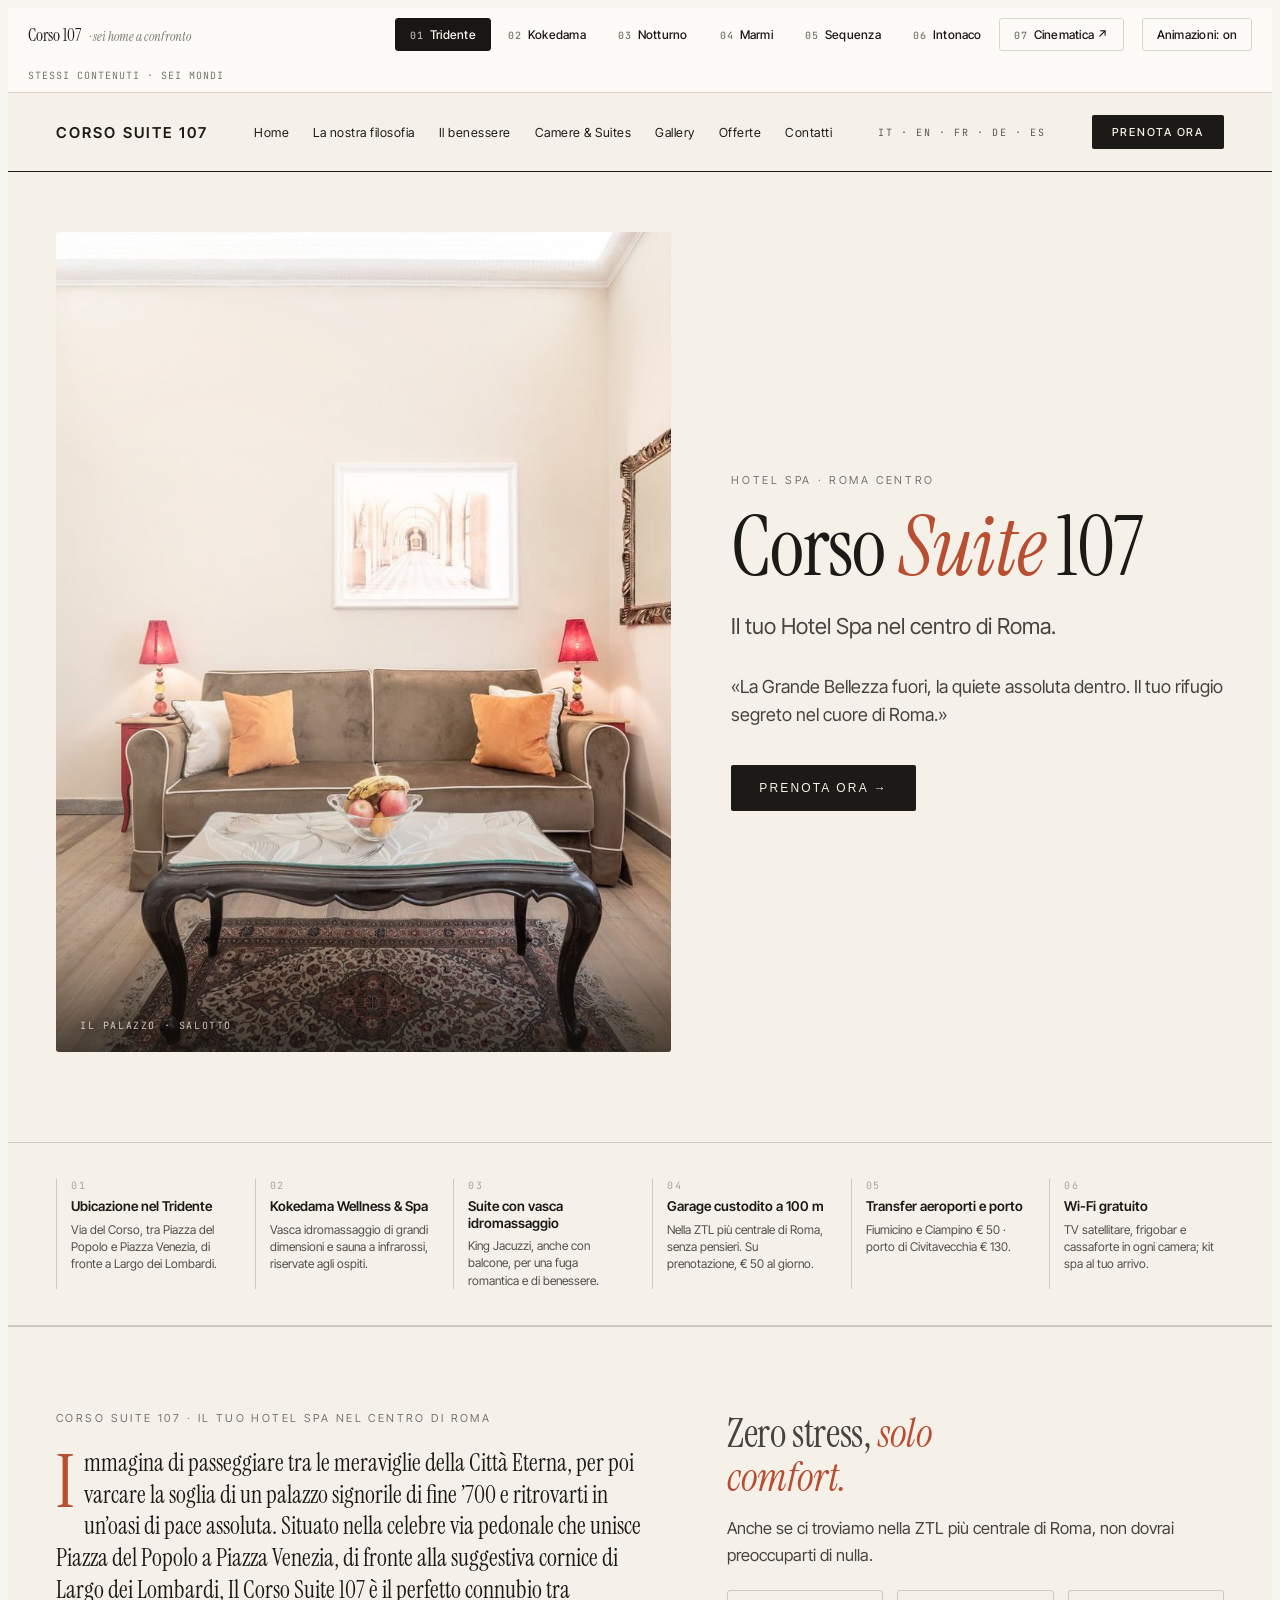
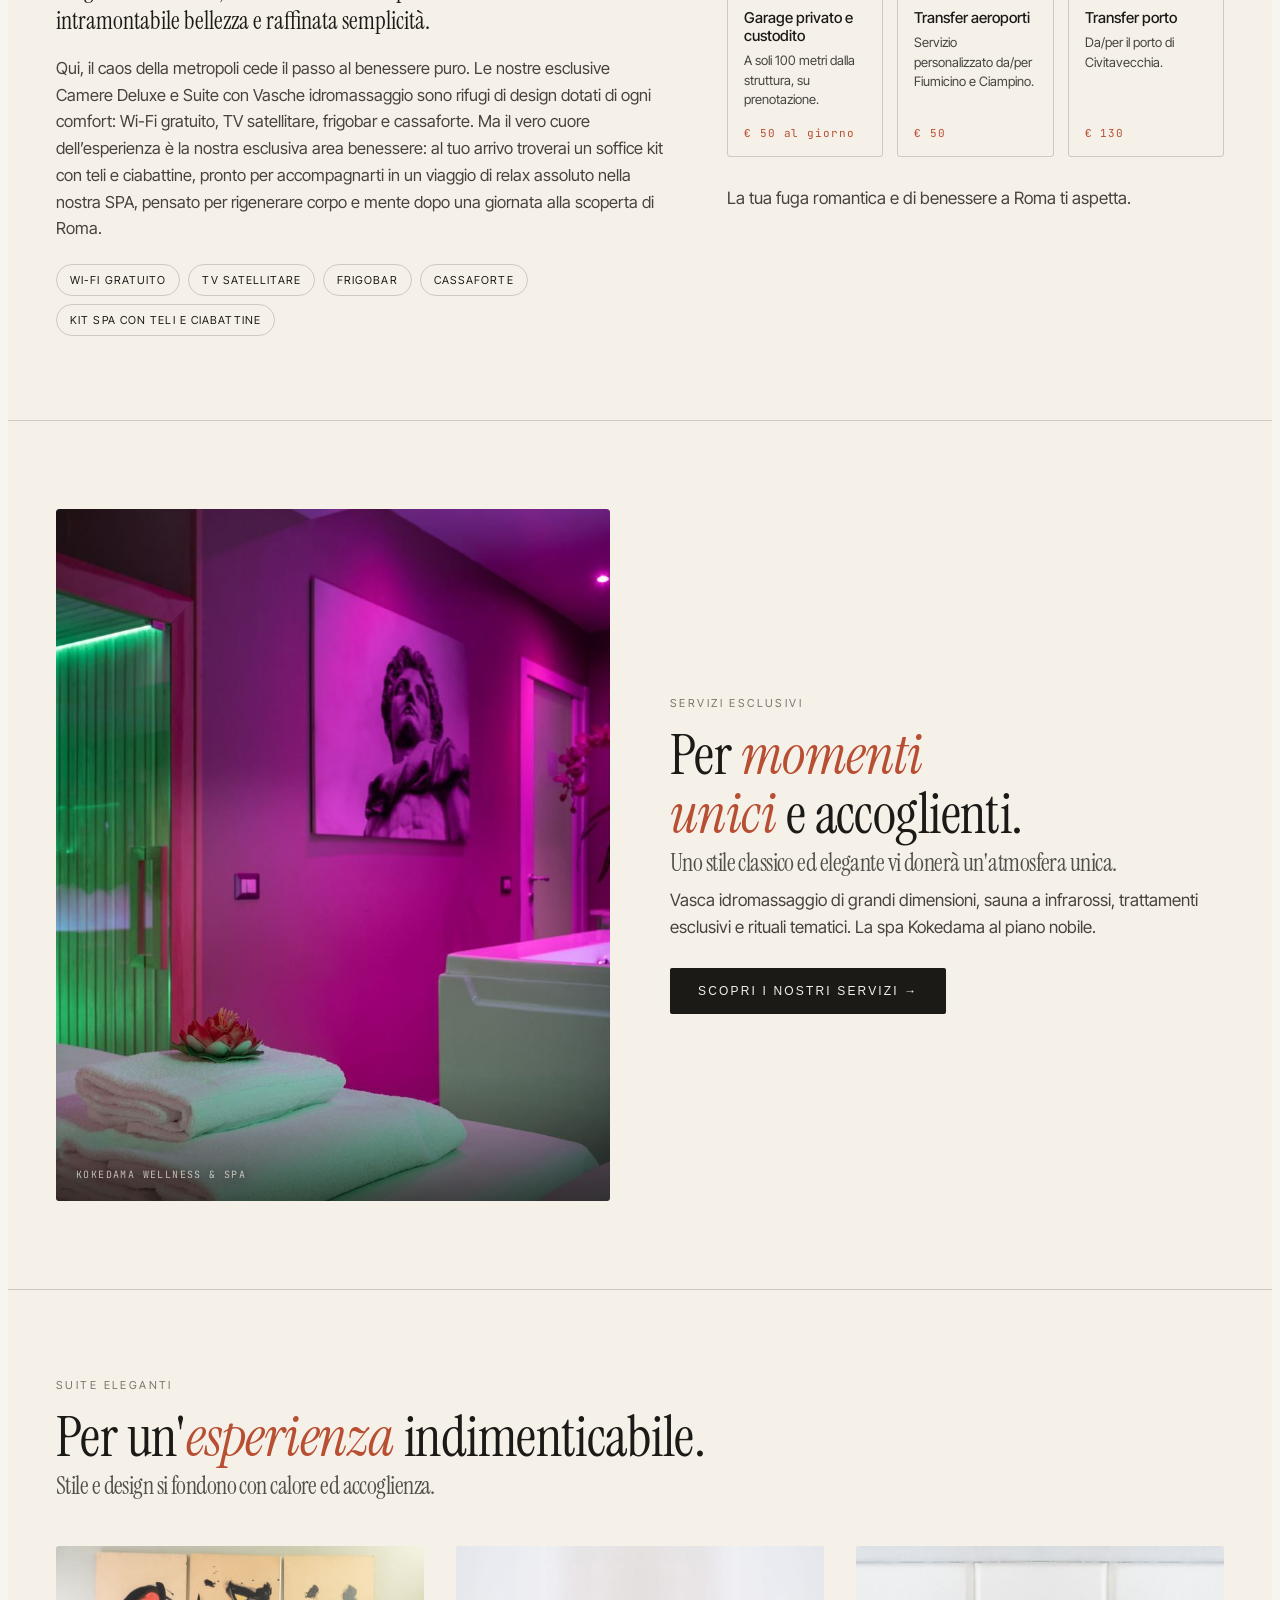
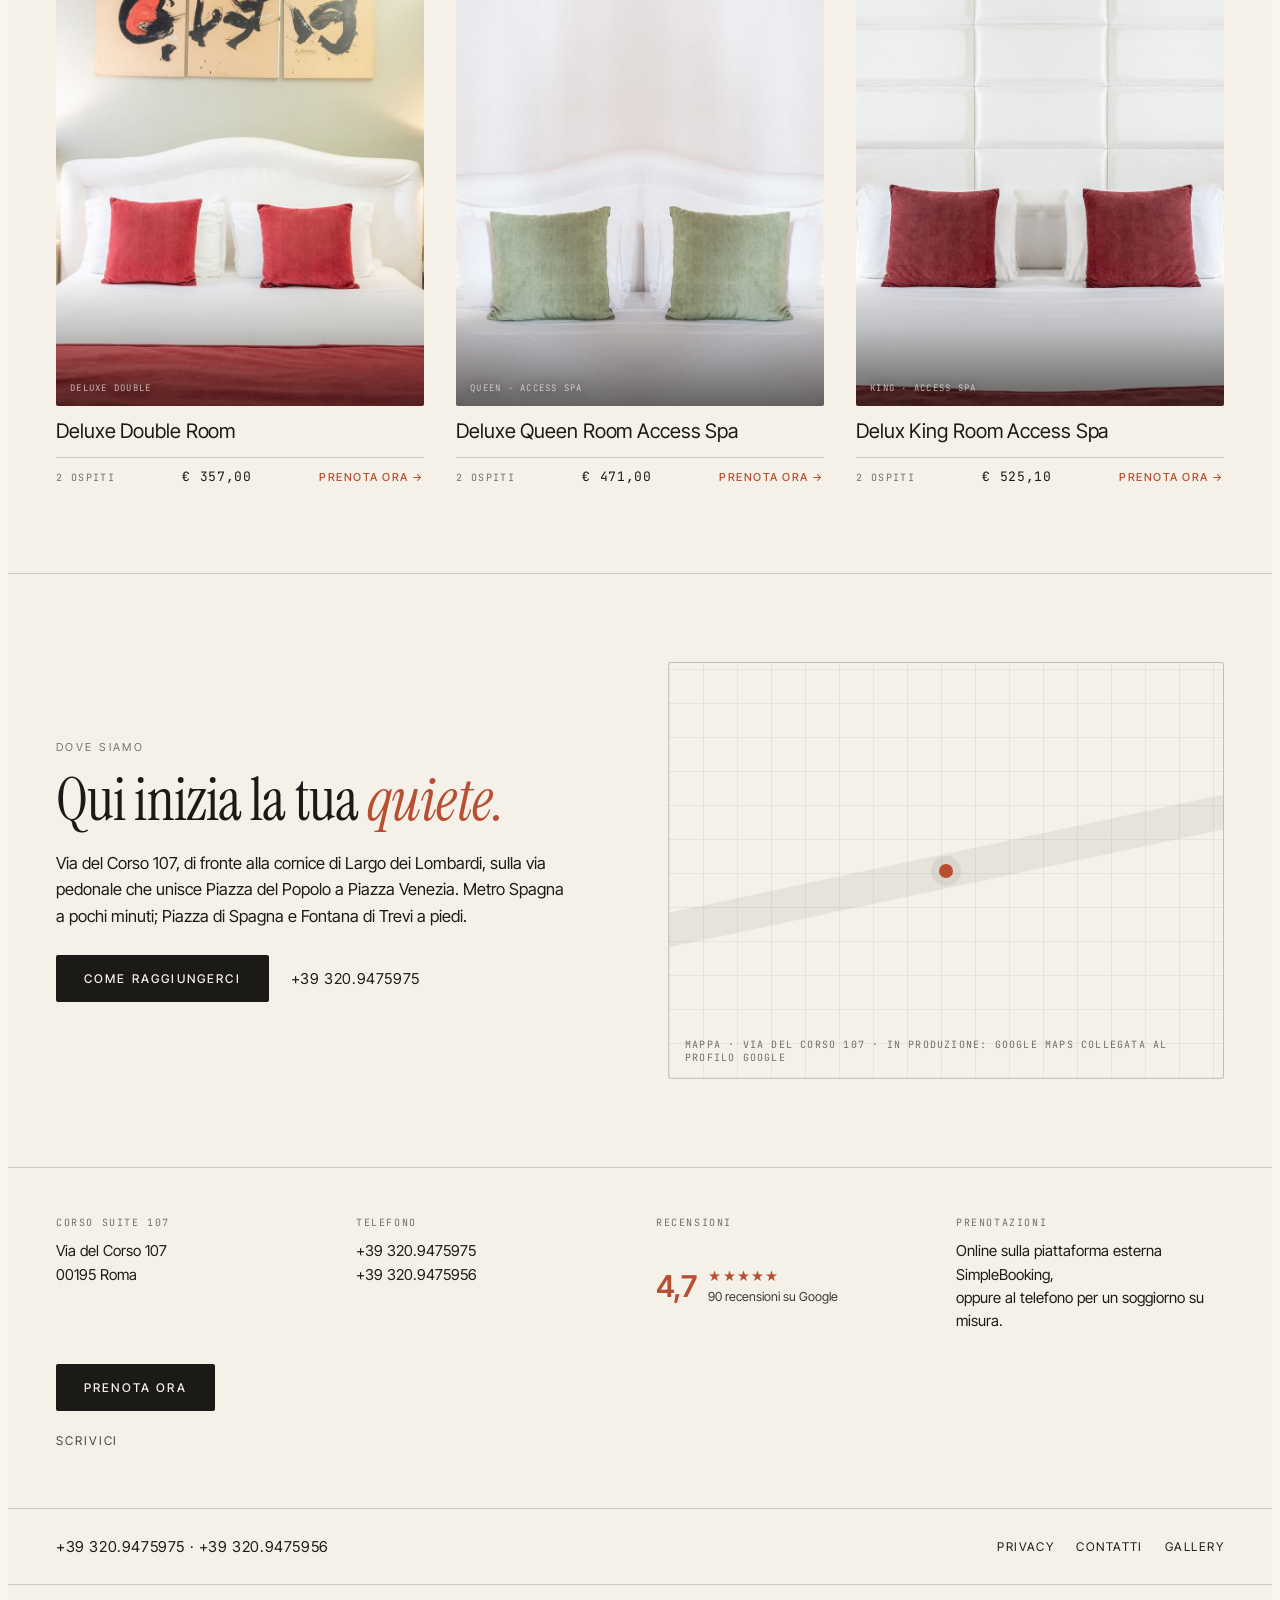
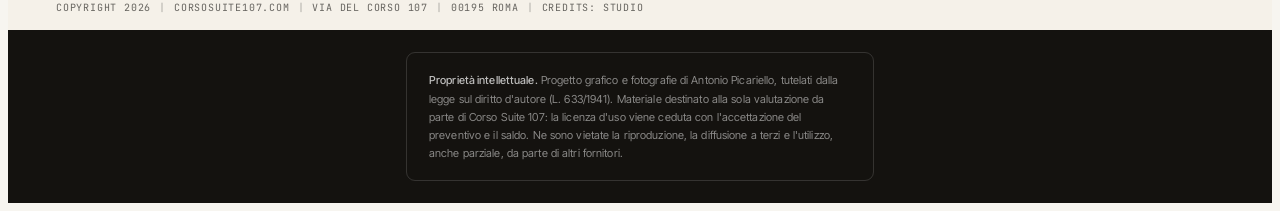
<file: home.html>
<!doctype html><html lang="it"><head><meta charset="utf-8"><meta name="viewport" content="width=device-width,initial-scale=1"><meta name="robots" content="noindex,nofollow"><title>Corso 107 · Sei home a confronto</title>
<link rel="preconnect" href="https://fonts.googleapis.com">
<link rel="preconnect" href="https://fonts.gstatic.com" crossorigin>
<link rel="stylesheet" href="https://fonts.googleapis.com/css2?family=Instrument+Serif:ital@0;1&family=Inter+Tight:wght@400;500;600;700&family=JetBrains+Mono:wght@400;500&family=Cormorant+Garamond:ital,wght@0,400;0,500;0,600;1,400;1,500;1,600&family=Manrope:wght@400;500;600;700&family=Bodoni+Moda:ital,opsz,wght@0,6..96,400;0,6..96,500;0,6..96,700;1,6..96,400;1,6..96,500&family=DM+Sans:wght@400;500;600&family=Newsreader:ital,wght@0,400;0,500;0,600;1,400;1,500&family=Karla:wght@400;500;600;700&family=Plus+Jakarta+Sans:wght@200;300;400;500;600;700&family=Playfair+Display:ital,wght@0,400;0,500;0,600;0,700;1,400;1,500;1,600&family=Figtree:wght@300;400;500;600;700&display=swap">
<style>
/* ============ CHROME (viewer) ============ */
:root {
  --c-bg: #F7F5F0; --c-ink: #1A1614; --c-mute: #7A736A; --c-line: #DCD5C8; --c-panel: #FDFBF7;
}
@media (prefers-color-scheme: dark) {
  :root:not([data-theme="light"]) { --c-bg: #14120F; --c-ink: #EDE8DE; --c-mute: #928B80; --c-line: #2A2622; --c-panel: #1B1815; }
}
:root[data-theme="dark"] { --c-bg: #14120F; --c-ink: #EDE8DE; --c-mute: #928B80; --c-line: #2A2622; --c-panel: #1B1815; }
* { box-sizing: border-box; }
html { scroll-behavior: auto; }
body { background: var(--c-bg); color: var(--c-ink); font-family: 'Inter Tight', -apple-system, sans-serif; -webkit-font-smoothing: antialiased; }

.viewer-bar {
  position: sticky; top: 0; z-index: 100;
  background: var(--c-panel); border-bottom: 1px solid var(--c-line);
  padding: 10px 20px; display: flex; align-items: center; gap: 18px; flex-wrap: wrap;
}
.viewer-title { font-family: 'Instrument Serif', serif; font-size: 17px; color: var(--c-ink); margin-right: auto; }
.viewer-title em { font-style: italic; color: var(--c-mute); font-size: 13px; margin-left: 6px; }
.viewer-tabs { display: flex; gap: 2px; flex-wrap: wrap; }
.viewer-tab {
  padding: 8px 14px; border-radius: 3px; border: 1px solid transparent; background: transparent;
  color: var(--c-ink); font-family: 'Inter Tight', sans-serif; font-size: 12px; font-weight: 500;
  letter-spacing: 0.02em; cursor: pointer; display: inline-flex; align-items: baseline; gap: 6px;
  transition: background 0.15s, border-color 0.15s;
}
.viewer-tab .n { font-family: 'JetBrains Mono', monospace; font-size: 10px; color: var(--c-mute); letter-spacing: 0.1em; }
.viewer-tab:hover { background: rgba(0,0,0,0.04); }
.viewer-tab[aria-selected="true"] { border-color: var(--c-ink); background: var(--c-ink); color: var(--c-bg); }
.viewer-tab[aria-selected="true"] .n { color: var(--c-bg); opacity: 0.7; }
.viewer-tab:focus-visible { outline: 2px solid var(--c-ink); outline-offset: 2px; }
.viewer-out { text-decoration: none; border-color: var(--c-line); }
.viewer-out:hover { background: var(--c-ink); color: var(--c-bg); }
.viewer-out:hover .n { color: var(--c-bg); opacity: .7; }
.motion-toggle { border-color: var(--c-line); }
.motion-toggle[aria-pressed="false"] { opacity: 0.6; text-decoration: line-through; }
.viewer-note { font-family: 'JetBrains Mono', monospace; font-size: 10px; letter-spacing: 0.1em; color: var(--c-mute); text-transform: uppercase; }


.ip-note{max-width:78ch;margin:0 auto;padding:18px 22px;border:1px solid rgba(154,144,134,.35);border-radius:9px;
  font-size:11px;line-height:1.65;color:#8B8278;letter-spacing:.01em;text-align:left}
.ip-note b{color:#6B6258;font-weight:500}
.ip-wrap{padding:26px clamp(20px,4vw,48px) 34px}

.ip-bar{background:#14120F;color:#8B8278;padding:22px clamp(20px,4vw,48px)}
.ip-bar .ip-note{border-color:rgba(255,255,255,.14);color:rgba(255,255,255,.5)}
.ip-bar .ip-note b{color:rgba(255,255,255,.72)}
/* ============ HOMEPAGE COMMON ============ */
.home { min-height: 100vh; }
.home[hidden] { display: none; }

/* Header identico al sito attuale */
.site-nav {
  display: flex; justify-content: space-between; align-items: center;
  padding: 22px 48px; gap: 24px; flex-wrap: wrap; border-bottom: 1px solid;
}
.site-nav .logo { font-size: 15px; letter-spacing: 0.14em; text-transform: uppercase; font-weight: 600; }
.site-nav ul { list-style: none; padding: 0; margin: 0; display: flex; gap: 24px; font-size: 12.5px; letter-spacing: 0.04em; flex-wrap: wrap; }
.site-nav .cta { padding: 10px 20px; font-size: 11px; letter-spacing: 0.16em; text-transform: uppercase; font-weight: 500; border-radius: 2px; cursor: pointer; white-space: nowrap; }
@media (max-width: 900px) { .site-nav { padding: 18px 24px; } .site-nav ul { gap: 14px; font-size: 12px; } }

/* Footer identico al sito attuale */
.site-foot { border-top: 1px solid; }
.site-foot .foot-row {
  display: flex; justify-content: space-between; align-items: center; gap: 24px; flex-wrap: wrap;
  padding: 28px 48px; border-bottom: 1px solid;
}
.site-foot .foot-row .tel { font-size: 15px; letter-spacing: 0.04em; }
.site-foot .foot-row ul { list-style: none; margin: 0; padding: 0; display: flex; gap: 22px; font-size: 12px; letter-spacing: 0.12em; text-transform: uppercase; }
.site-foot .foot-strip {
  padding: 16px 48px; font-family: 'JetBrains Mono', monospace; font-size: 10px; letter-spacing: 0.08em;
  text-transform: uppercase; opacity: 0.65; display: flex; flex-wrap: wrap; gap: 4px 0;
}
.site-foot .foot-strip span + span::before { content: '|'; margin: 0 8px; opacity: 0.5; }
@media (max-width: 900px) { .site-foot .foot-row, .site-foot .foot-strip { padding-left: 24px; padding-right: 24px; } }

.hero { padding: 60px 48px 90px; display: grid; gap: 40px; }
@media (max-width: 820px) { .hero { padding: 40px 24px 60px; } }
.hero-image { border-radius: 3px; position: relative; overflow: hidden; aspect-ratio: 21/9; min-height: 340px; }
.hero-image .cap { position: absolute; bottom: 20px; left: 24px; font-family: 'JetBrains Mono', monospace; font-size: 10px; letter-spacing: 0.16em; text-transform: uppercase; opacity: 0.75; }
.hero-copy .eyebrow { font-size: 11px; letter-spacing: 0.24em; text-transform: uppercase; margin-bottom: 20px; }
.hero-copy h1 { margin: 0 0 22px; font-size: clamp(44px, 6.5vw, 88px); line-height: 0.98; letter-spacing: -0.015em; font-weight: 400; text-wrap: balance; }
.hero-copy .sub { font-size: clamp(17px, 2vw, 22px); line-height: 1.4; max-width: 42ch; margin: 0 0 32px; }
.hero-copy .claim { font-size: 18px; line-height: 1.55; max-width: 56ch; margin: 0 0 36px; }
.hero-cta { display: inline-flex; align-items: center; gap: 12px; padding: 16px 28px; border-radius: 2px; font-size: 12px; letter-spacing: 0.18em; text-transform: uppercase; font-weight: 500; cursor: pointer; border: 0; }

.section { padding: 88px 48px; border-top: 1px solid; }
@media (max-width: 820px) { .section { padding: 60px 24px; } }
.section .eyebrow { font-size: 11px; letter-spacing: 0.22em; text-transform: uppercase; margin-bottom: 16px; }
.section h2 { font-size: clamp(32px, 4.4vw, 56px); line-height: 1.05; letter-spacing: -0.01em; font-weight: 400; margin: 0 0 12px; text-wrap: balance; }
.section h2 .sub { display: block; font-size: clamp(18px, 2.2vw, 24px); margin-top: 6px; opacity: 0.75; }
.section p.lead { font-size: 17px; line-height: 1.55; max-width: 62ch; margin: 0; }

.split { display: grid; grid-template-columns: 1fr 1fr; gap: 60px; align-items: center; }
@media (max-width: 820px) { .split { grid-template-columns: 1fr; gap: 30px; } }
.split-image { aspect-ratio: 4/5; border-radius: 3px; position: relative; overflow: hidden; }
.split-image .cap { position: absolute; left: 20px; bottom: 20px; font-family: 'JetBrains Mono', monospace; font-size: 10px; letter-spacing: 0.14em; text-transform: uppercase; opacity: 0.7; }

.rooms { display: grid; grid-template-columns: repeat(3, 1fr); gap: 32px; margin-top: 48px; }
@media (max-width: 820px) { .rooms { grid-template-columns: 1fr; } }
.room { display: flex; flex-direction: column; gap: 14px; }
.room-image { aspect-ratio: 4/5; border-radius: 2px; position: relative; overflow: hidden; }
.room-image .cap { position: absolute; bottom: 12px; left: 14px; font-family: 'JetBrains Mono', monospace; font-size: 9px; letter-spacing: 0.14em; text-transform: uppercase; opacity: 0.7; }
.room .name { font-size: 20px; line-height: 1.15; margin: 0; font-weight: 400; letter-spacing: -0.005em; }
.room .row { display: flex; justify-content: space-between; align-items: baseline; padding-top: 10px; border-top: 1px solid; font-size: 13px; }
.room .price { font-family: 'JetBrains Mono', monospace; font-size: 13px; letter-spacing: 0.05em; }
.room .book { text-decoration: none; letter-spacing: 0.14em; text-transform: uppercase; font-size: 11px; font-weight: 500; }


/* ============ INTRO (testi home attuale) ============ */
.intro-sec { padding: 84px 48px; border-top: 1px solid; }
@media (max-width: 820px) { .intro-sec { padding: 60px 24px; } }
.intro-sec .eyebrow { font-size: 11px; letter-spacing: 0.22em; text-transform: uppercase; margin-bottom: 22px; }
.intro-grid { display: grid; grid-template-columns: 1.1fr 0.9fr; gap: 64px; align-items: start; }
@media (max-width: 900px) { .intro-grid { grid-template-columns: 1fr; gap: 36px; } }
.intro-sec p { font-size: 16.5px; line-height: 1.62; margin: 0 0 18px; max-width: 62ch; }
.intro-sec p.lead-p { font-size: 19px; line-height: 1.5; }
.intro-sec .pull { font-size: clamp(26px, 3.2vw, 40px); line-height: 1.1; letter-spacing: -0.01em; margin: 0 0 16px; max-width: 18ch; }
.intro-sec .pull em { font-style: italic; }
.intro-sec .closing-line { margin-top: 28px; font-size: 17px; }
.intro-center { max-width: 760px; margin: 0 auto; text-align: center; }
.intro-center p, .intro-center .pull { margin-left: auto; margin-right: auto; }
.intro-center .amen { justify-content: center; }
.intro-with-image { grid-template-columns: 0.8fr 1.2fr; }
.intro-image { aspect-ratio: 4/5; position: sticky; top: 90px; }
.amen { list-style: none; padding: 0; margin: 22px 0 0; display: flex; flex-wrap: wrap; gap: 8px; }
.amen li { font-size: 11px; letter-spacing: 0.1em; text-transform: uppercase; padding: 8px 13px; border: 1px solid; border-radius: 999px; }
.svc { display: grid; grid-template-columns: repeat(3, 1fr); gap: 14px; margin-top: 22px; }
@media (max-width: 1100px) { .svc { grid-template-columns: 1fr; } }
.svc > div { padding: 18px 16px 16px; border: 1px solid; border-radius: 3px; display: flex; flex-direction: column; gap: 6px; }
.svc b { font-size: 15px; font-weight: 500; line-height: 1.2; }
.svc span { font-size: 13px; line-height: 1.5; opacity: 0.8; }
.svc small { margin-top: auto; padding-top: 10px; font-family: 'JetBrains Mono', monospace; font-size: 11px; letter-spacing: 0.08em; }

.h01 .intro-sec, .h01 .amen li, .h01 .svc > div { border-color: rgba(27,26,23,0.18); }
.h01 .intro-sec .eyebrow { color: #7A756B; }
.h01 .intro-sec p { color: #4A423B; }
.h01 .intro-sec p.lead-p { font-family: 'Instrument Serif', serif; font-size: 24px; line-height: 1.32; color: #1B1A17; }
.h01 .intro-sec p.lead-p::first-letter { font-size: 3.1em; line-height: 0.78; float: left; padding: 6px 10px 0 0; color: #B84E32; }
.h01 .intro-sec .pull { font-family: 'Instrument Serif', serif; }
.h01 .intro-sec .pull em { color: #B84E32; }
.h01 .svc small { color: #B84E32; }

.h02 .intro-sec, .h02 .amen li, .h02 .svc > div { border-color: rgba(74,91,69,0.28); }
.h02 .intro-sec { font-family: 'Manrope', sans-serif; }
.h02 .intro-sec .eyebrow { color: #4A5B45; letter-spacing: 0.28em; }
.h02 .intro-sec p { color: #3B3B36; }
.h02 .intro-sec p.lead-p { font-family: 'Cormorant Garamond', serif; font-size: 25px; line-height: 1.35; font-weight: 500; color: #2A2A27; }
.h02 .intro-sec .pull { font-family: 'Cormorant Garamond', serif; font-weight: 500; margin-top: 40px; }
.h02 .intro-sec .pull em { color: #4A5B45; }
.h02 .svc > div { background: rgba(255,255,255,0.28); text-align: left; }
.h02 .svc small { color: #4A5B45; }

.h03 .intro-sec, .h03 .amen li, .h03 .svc > div { border-color: rgba(169,135,80,0.35); }
.h03 .intro-sec { font-family: 'DM Sans', sans-serif; }
.h03 .intro-sec .eyebrow { color: #A98750; letter-spacing: 0.28em; }
.h03 .intro-sec p { color: #C9BEA6; }
.h03 .intro-sec p.lead-p { font-family: 'Bodoni Moda', serif; font-size: 25px; line-height: 1.3; color: #EBE1CD; }
.h03 .intro-sec .pull { font-family: 'Bodoni Moda', serif; color: #EBE1CD; }
.h03 .intro-sec .pull em { color: #A98750; }
.h03 .amen li { color: #EBE1CD; }
.h03 .svc > div { background: rgba(169,135,80,0.06); }
.h03 .svc b { color: #EBE1CD; }
.h03 .svc small { color: #A98750; }

.h04 .intro-sec, .h04 .amen li, .h04 .svc > div { border-color: rgba(108,91,77,0.32); }
.h04 .intro-sec { font-family: 'Karla', sans-serif; }
.h04 .intro-sec .eyebrow { color: #6C5B4D; letter-spacing: 0.22em; }
.h04 .intro-sec p { color: #4C3D30; }
.h04 .intro-sec p.lead-p { font-family: 'Newsreader', serif; font-size: 25px; line-height: 1.32; font-weight: 500; color: #3B2E24; }
.h04 .intro-sec .pull { font-family: 'Newsreader', serif; font-weight: 500; margin-top: 36px; }
.h04 .intro-sec .pull em { color: #8A3E1F; }
.h04 .intro-image { background: linear-gradient(165deg, #E0CDB5 0%, #B08A70 60%, #6C5B4D 100%); border-radius: 240px 240px 3px 3px; }
.h04 .intro-image .cap { color: #F3E8D6; }
.h04 .svc > div { background: rgba(255,255,255,0.3); border-radius: 3px 3px 40px 3px; }
.h04 .svc small { color: #8A3E1F; }

.sq-intro { background: #1E1512; color: #EDEAE4; padding: 130px 48px 110px; }
@media (max-width: 820px) { .sq-intro { padding: 80px 24px; } }
.sq-intro-grid { display: grid; grid-template-columns: 1.1fr 0.9fr; gap: 72px; align-items: start; }
@media (max-width: 900px) { .sq-intro-grid { grid-template-columns: 1fr; gap: 40px; } }
.sq-intro .eyebrow { font-size: 11px; letter-spacing: 0.3em; text-transform: uppercase; color: #AE906E; font-weight: 500; margin-bottom: 26px; }
.sq-intro p { font-size: 17px; line-height: 1.6; color: rgba(237,234,228,0.72); font-weight: 300; margin: 0 0 20px; max-width: 60ch; }
.sq-intro p.lead-p { font-size: clamp(22px, 2.4vw, 30px); line-height: 1.3; font-weight: 200; color: #EDEAE4; letter-spacing: -0.01em; }
.sq-intro .pull { font-size: clamp(30px, 4vw, 52px); line-height: 1.02; letter-spacing: -0.03em; font-weight: 200; color: #EDEAE4; margin: 0 0 18px; max-width: 14ch; }
.sq-intro .pull em { font-family: 'Instrument Serif', serif; font-style: italic; font-weight: 400; color: #AE906E; }
.sq-intro .closing-line { margin-top: 30px; font-family: 'Instrument Serif', serif; font-style: italic; font-size: 22px; color: #EDEAE4; }
.sq-intro .amen li { border-color: rgba(174,144,110,0.4); color: rgba(237,234,228,0.85); font-weight: 500; }
.sq-intro .svc { perspective: 1200px; }
.sq-intro .svc > div { border-color: rgba(174,144,110,0.28); background: rgba(237,234,228,0.04); border-radius: 18px; padding: 22px 20px 18px; }
.sq-intro .svc b { color: #EDEAE4; font-weight: 500; }
.sq-intro .svc span { color: rgba(237,234,228,0.65); }
.sq-intro .svc small { color: #AE906E; }


/* ============ PATTERN "SELECT": vantaggi · posizione · contatti · lingua ============ */
.site-nav .lang { font-family: 'JetBrains Mono', monospace; font-size: 10px; letter-spacing: 0.16em; opacity: 0.7; white-space: nowrap; }
.benefits { padding: 36px 48px; border-top: 1px solid; border-bottom: 1px solid; }
@media (max-width: 820px) { .benefits { padding: 28px 24px; } }
.benefits ul { list-style: none; margin: 0; padding: 0; display: grid; grid-template-columns: repeat(6, 1fr); gap: 20px 24px; }
@media (max-width: 1100px) { .benefits ul { grid-template-columns: repeat(3, 1fr); } }
@media (max-width: 640px) { .benefits ul { grid-template-columns: repeat(2, 1fr); } }
.benefits li { display: flex; flex-direction: column; gap: 6px; padding-left: 14px; border-left: 1px solid; }
.benefits .bn { font-family: 'JetBrains Mono', monospace; font-size: 10px; letter-spacing: 0.16em; opacity: 0.6; }
.benefits b { font-size: 13.5px; font-weight: 600; line-height: 1.2; }
.benefits li > span:last-child { font-size: 12px; line-height: 1.45; opacity: 0.75; }
.room .guests, .sq-room .guests { font-family: 'JetBrains Mono', monospace; font-size: 10px; letter-spacing: 0.14em; text-transform: uppercase; opacity: 0.6; }
.loc { padding: 88px 48px; border-top: 1px solid; display: grid; grid-template-columns: 1fr 1fr; gap: 56px; align-items: center; }
@media (max-width: 900px) { .loc { grid-template-columns: 1fr; padding: 60px 24px; gap: 28px; } }
.loc .eyebrow { font-size: 11px; letter-spacing: 0.22em; text-transform: uppercase; margin-bottom: 16px; }
.loc .pull { font-size: clamp(34px, 4.6vw, 64px); line-height: 1.02; letter-spacing: -0.015em; margin: 0 0 20px; font-weight: 400; }
.loc .pull em { font-style: italic; }
.loc p { font-size: 16.5px; line-height: 1.6; max-width: 52ch; margin: 0 0 26px; }
.loc-ctas { display: flex; align-items: center; gap: 22px; flex-wrap: wrap; }
.loc .tel-link { font-size: 15px; letter-spacing: 0.04em; }
.loc-map { aspect-ratio: 4/3; border-radius: 3px; position: relative; overflow: hidden; border: 1px solid; background-image: repeating-linear-gradient(0deg, rgba(0,0,0,0.05) 0 1px, transparent 1px 34px), repeating-linear-gradient(90deg, rgba(0,0,0,0.05) 0 1px, transparent 1px 34px); }
.loc-map::before { content: ''; position: absolute; left: -10%; top: 46%; width: 120%; height: 34px; transform: rotate(-12deg); background: rgba(0,0,0,0.06); }
.loc-map .pin { position: absolute; left: 50%; top: 50%; width: 14px; height: 14px; border-radius: 50%; transform: translate(-50%,-50%); box-shadow: 0 0 0 8px rgba(0,0,0,0.06); }
.loc-map .cap { position: absolute; left: 16px; bottom: 14px; right: 16px; font-family: 'JetBrains Mono', monospace; font-size: 10px; letter-spacing: 0.12em; text-transform: uppercase; opacity: 0.6; }
.contact-block { padding: 48px; border-top: 1px solid; display: grid; grid-template-columns: repeat(4, 1fr); gap: 32px; align-items: start; }
@media (max-width: 900px) { .contact-block { grid-template-columns: repeat(2, 1fr); padding: 40px 24px; } }
.contact-block .lbl { font-family: 'JetBrains Mono', monospace; font-size: 10px; letter-spacing: 0.16em; text-transform: uppercase; opacity: 0.6; margin-bottom: 10px; }
.contact-block p { margin: 0; font-size: 15px; line-height: 1.55; }
.contact-cta { display: flex; flex-direction: column; gap: 10px; align-items: flex-start; }
.contact-cta .ghost { font-size: 12px; letter-spacing: 0.16em; text-transform: uppercase; padding: 12px 0; opacity: 0.8; }

.h01 .benefits, .h01 .benefits li, .h01 .loc, .h01 .loc-map, .h01 .contact-block { border-color: rgba(27,26,23,0.18); }
.h01 .loc .pull { font-family: 'Instrument Serif', serif; } .h01 .loc .pull em { color: #B84E32; } .h01 .loc-map .pin { background: #B84E32; } .h01 .loc .eyebrow, .h01 .benefits .bn { color: #7A756B; }
.h02 .benefits, .h02 .benefits li, .h02 .loc, .h02 .loc-map, .h02 .contact-block { border-color: rgba(74,91,69,0.28); }
.h02 .benefits, .h02 .loc, .h02 .contact-block { font-family: 'Manrope', sans-serif; }
.h02 .loc .pull { font-family: 'Cormorant Garamond', serif; font-weight: 500; } .h02 .loc .pull em { color: #4A5B45; } .h02 .loc-map .pin { background: #4A5B45; } .h02 .loc .eyebrow { color: #4A5B45; }
.h03 .benefits, .h03 .benefits li, .h03 .loc, .h03 .loc-map, .h03 .contact-block { border-color: rgba(169,135,80,0.35); }
.h03 .benefits, .h03 .loc, .h03 .contact-block { font-family: 'DM Sans', sans-serif; }
.h03 .loc .pull { font-family: 'Bodoni Moda', serif; } .h03 .loc .pull em, .h03 .loc .eyebrow, .h03 .benefits .bn { color: #A98750; } .h03 .loc p, .h03 .contact-block p, .h03 .benefits li > span:last-child { color: #C9BEA6; } .h03 .loc-map { background-color: #12182A; } .h03 .loc-map .pin { background: #A98750; }
.h04 .benefits, .h04 .benefits li, .h04 .loc, .h04 .loc-map, .h04 .contact-block { border-color: rgba(108,91,77,0.32); }
.h04 .benefits, .h04 .loc, .h04 .contact-block { font-family: 'Karla', sans-serif; }
.h04 .loc .pull { font-family: 'Newsreader', serif; font-weight: 500; } .h04 .loc .pull em { color: #8A3E1F; } .h04 .loc-map { border-radius: 3px 3px 160px 3px; } .h04 .loc-map .pin { background: #8A3E1F; } .h04 .loc .eyebrow { color: #6C5B4D; }
.h05 .benefits { background: #1E1512; color: #EDEAE4; border-color: rgba(237,234,228,0.12); }
.h05 .benefits li { border-color: rgba(174,144,110,0.4); } .h05 .benefits .bn { color: #AE906E; opacity: 1; } .h05 .benefits b { font-weight: 500; } .h05 .benefits li > span:last-child { color: rgba(237,234,228,0.65); }
.h05 .loc { background: #EDEAE4; color: #1E1512; border-color: rgba(30,21,18,0.12); }
.h05 .loc .pull { font-weight: 200; letter-spacing: -0.03em; } .h05 .loc .pull em { font-family: 'Instrument Serif', serif; font-style: italic; font-weight: 400; color: #4C3022; }
.h05 .loc .eyebrow { color: #4C3022; letter-spacing: 0.3em; font-weight: 500; } .h05 .loc p { color: #4A4640; font-weight: 300; }
.h05 .loc .hero-cta { background: #1E1512; color: #EDEAE4; border-radius: 999px; font-weight: 600; } .h05 .loc .tel-link { color: #4C3022; }
.h05 .loc-map { border-color: rgba(30,21,18,0.15); border-radius: 22px; background-color: #E3DDD2; } .h05 .loc-map .pin { background: #956441; }
.h05 .contact-block { background: #1E1512; color: #EDEAE4; border-color: rgba(237,234,228,0.12); }
.h05 .contact-block .lbl { color: #AE906E; opacity: 1; } .h05 .contact-block p { color: rgba(237,234,228,0.8); font-weight: 300; }
.h05 .contact-cta .hero-cta { background: #EDEAE4; color: #1E1512; border-radius: 999px; font-weight: 600; }

/* ==================================================
   06 · INTONACO — sistema ospitalità contemporanea
   (riferimento: Select Natural Hotels, Via Veneto Roma)
   ================================================== */
.h06 {
  --in-cream: #FEFCF6;
  --in-plaster: #F5F1E7;
  --in-ink: #3D3D3D;
  --in-ink-soft: #6E6B66;
  --in-terra: #C39275;
  --in-terra-dark: #A97457;
  --in-sage: #B3B19B;
  --in-ochre: #E1CC9C;
  --in-line: #DED8CB;
  background: var(--in-cream);
  color: var(--in-ink);
  font-family: 'Figtree', system-ui, sans-serif;
}
.h06 .serif { font-family: 'Playfair Display', Georgia, serif; }
.in-plaster-bg {
  background-color: var(--in-plaster);
  background-image: url("data:image/svg+xml,%3Csvg xmlns='http://www.w3.org/2000/svg' width='260' height='260'%3E%3Cfilter id='n'%3E%3CfeTurbulence type='fractalNoise' baseFrequency='0.9' numOctaves='4'/%3E%3CfeColorMatrix values='0 0 0 0 0.42 0 0 0 0 0.37 0 0 0 0 0.28 0 0 0 0.07 0'/%3E%3C/filter%3E%3Crect width='260' height='260' filter='url(%23n)'/%3E%3C/svg%3E");
}

/* --- barra annuncio con marquee --- */
.in-announce {
  background: var(--in-ink); color: var(--in-cream);
  overflow: hidden; padding: 7px 0; position: relative;
}
.in-announce-track { display: flex; gap: 60px; width: max-content; animation: inMarquee 26s linear infinite; }
.in-announce span {
  font-family: 'Playfair Display', serif; font-style: italic; font-weight: 500;
  font-size: 12px; letter-spacing: 0.14em; text-transform: uppercase; white-space: nowrap;
}
@keyframes inMarquee { from { transform: translateX(0); } to { transform: translateX(-50%); } }
html.no-motion .in-announce-track { animation: none; }

/* --- header --- */
.h06 .site-nav {
  background: var(--in-cream); border-color: var(--in-line);
  padding: 18px 44px; gap: 30px;
}
.h06 .site-nav .logo {
  font-family: 'Playfair Display', serif; font-weight: 600; font-size: 27px;
  letter-spacing: -0.015em; text-transform: none; line-height: 1;
  display: flex; flex-direction: column;
}
.h06 .site-nav .logo small {
  font-family: 'Figtree', sans-serif; font-size: 7.5px; font-weight: 500;
  letter-spacing: 0.4em; text-transform: uppercase; color: var(--in-ink-soft);
  margin-top: 3px; padding-left: 2px;
}
.h06 .site-nav ul { gap: 30px; font-size: 12px; letter-spacing: 0.1em; text-transform: uppercase; font-weight: 500; }
.h06 .site-nav ul li { cursor: pointer; position: relative; padding-bottom: 3px; }
.h06 .site-nav ul li::after {
  content: ''; position: absolute; left: 0; bottom: 0; width: 0; height: 1px;
  background: var(--in-terra); transition: width 0.3s ease;
}
.h06 .site-nav ul li:hover::after { width: 100%; }
.in-nav-right { display: flex; align-items: center; gap: 22px; }
.in-phone { display: flex; align-items: center; gap: 8px; font-size: 13.5px; font-weight: 500; white-space: nowrap; }
.in-phone svg { width: 19px; height: 19px; flex: none; stroke: var(--in-ink); }
.h06 .site-nav .cta {
  background: var(--in-terra); color: #fff; border-radius: 999px;
  padding: 13px 28px; font-size: 11.5px; letter-spacing: 0.14em; font-weight: 600;
  transition: background 0.25s ease;
}
.h06 .site-nav .cta:hover { background: var(--in-terra-dark); }
.in-lang { display: flex; align-items: center; gap: 5px; font-size: 12.5px; font-weight: 500; letter-spacing: 0.06em; cursor: pointer; }
.in-lang svg { width: 11px; height: 11px; stroke: var(--in-ink); }

/* --- hero --- */
.in-hero {
  background: var(--in-ink); color: var(--in-cream);
  min-height: 66vh; display: grid; place-items: center; text-align: center;
  padding: 90px 24px; position: relative; overflow: hidden;
}
.in-hero::before {
  content: ''; position: absolute; inset: 0;
  background: radial-gradient(ellipse 70% 60% at 50% 55%, rgba(195,146,117,0.16) 0%, transparent 70%);
}
.in-hero-inner { position: relative; }
.in-hero .eyebrow {
  font-size: 11px; letter-spacing: 0.3em; text-transform: uppercase;
  color: rgba(254,252,246,0.9); margin-bottom: 26px; font-weight: 600; text-shadow: 0 2px 14px rgba(24,20,16,0.7);
}
.in-hero h1 {
  font-family: 'Playfair Display', serif; font-weight: 500;
  font-size: clamp(64px, 11vw, 150px); line-height: 0.95; letter-spacing: -0.02em; margin: 0;
  text-shadow: 0 6px 40px rgba(24,20,16,0.5);
}
.in-hero .sub {
  margin: 26px 0 0; font-size: 16px; letter-spacing: 0.05em;
  color: rgba(254,252,246,0.95); font-weight: 400; text-shadow: 0 2px 16px rgba(24,20,16,0.75);
}

/* --- intro + griglia icone --- */
.in-intro { padding: 96px 44px; position: relative; overflow: hidden; }
.in-intro-grid { display: grid; grid-template-columns: 1fr 1fr; gap: 72px; align-items: start; position: relative; z-index: 1; }
.in-intro h2 {
  font-family: 'Playfair Display', serif; font-weight: 400; font-style: italic;
  font-size: clamp(30px, 3.4vw, 44px); line-height: 1.12; margin: 0 0 24px; letter-spacing: -0.01em;
}
.in-intro h2 b { font-weight: 700; font-style: normal; }
.in-intro .claim { font-size: 17.5px; line-height: 1.5; margin: 0 0 18px; font-weight: 500; }
.in-intro p { font-size: 15.5px; line-height: 1.68; color: var(--in-ink-soft); margin: 0 0 16px; max-width: 54ch; font-weight: 300; }
.in-feats { display: grid; grid-template-columns: repeat(3, 1fr); gap: 34px 20px; padding-top: 8px; }
.in-feat { display: flex; flex-direction: column; align-items: center; text-align: center; gap: 12px; }
.in-feat svg { width: 34px; height: 34px; stroke: var(--in-ink); fill: none; stroke-width: 1.15; }
.in-feat span {
  font-size: 10.5px; letter-spacing: 0.1em; text-transform: uppercase;
  line-height: 1.45; font-weight: 500; color: var(--in-ink);
}
/* pennellate ocra */
.in-brush { position: absolute; pointer-events: none; opacity: 0.9; }
.in-brush.left { left: -70px; top: 16%; width: 210px; transform: rotate(-18deg); }
.in-brush.right { right: -90px; bottom: 6%; width: 260px; transform: rotate(14deg); }

/* --- camere --- */
.in-rooms { padding: 20px 44px 100px; }
.in-rooms-grid { display: grid; grid-template-columns: 300px 1fr; gap: 56px; align-items: start; }
.in-roomnav { list-style: none; margin: 0; padding: 0 30px 0 0; border-right: 1px solid var(--in-line); }
.in-roomnav li {
  font-family: 'Playfair Display', serif; font-style: italic; font-weight: 400;
  font-size: 23px; line-height: 1.25; padding: 11px 0; cursor: pointer;
  color: var(--in-ink-soft); transition: color 0.25s ease, transform 0.25s ease;
}
.in-roomnav li:hover { color: var(--in-ink); transform: translateX(3px); }
.in-roomnav li[aria-current="true"] { color: var(--in-ink); font-weight: 700; font-style: normal; }
.in-room-head { margin-bottom: 26px; }
.in-room-head h2 {
  font-family: 'Playfair Display', serif; font-weight: 400;
  font-size: clamp(28px, 3.2vw, 40px); margin: 0; letter-spacing: -0.01em;
}
.in-room-head h2 i { font-style: italic; }
.in-carousel { position: relative; overflow: hidden; border-radius: 10px; }
.in-track { display: flex; gap: 14px; transition: transform 0.65s cubic-bezier(0.22,0.61,0.36,1); }
html.no-motion .in-track { transition: none; }
.in-slide { flex: 0 0 74%; aspect-ratio: 16/11; border-radius: 10px; position: relative; overflow: hidden; }
.in-slide .cap {
  position: absolute; left: 16px; bottom: 14px; font-size: 10px; letter-spacing: 0.16em;
  text-transform: uppercase; color: rgba(255,255,255,0.88);
}
.in-carousel-ui { display: flex; align-items: center; gap: 16px; margin: 18px 0 24px; }
.in-arrow {
  width: 30px; height: 30px; border: 0; background: transparent; cursor: pointer;
  display: grid; place-items: center; border-radius: 50%; transition: background 0.2s;
}
.in-arrow:hover { background: rgba(61,61,61,0.07); }
.in-arrow svg { width: 15px; height: 15px; stroke: var(--in-ink); }
.in-dashes { display: flex; gap: 10px; }
.in-dash { width: 34px; height: 2px; background: var(--in-line); border: 0; padding: 0; cursor: pointer; transition: background 0.3s; }
.in-dash[aria-current="true"] { background: var(--in-ink); }
.in-room-body { display: grid; grid-template-columns: 1fr auto; gap: 40px; align-items: start; }
.in-room-name { font-size: 14px; letter-spacing: 0.13em; text-transform: uppercase; font-weight: 700; margin: 0 0 14px; }
.in-room-desc { font-size: 14.5px; line-height: 1.62; color: var(--in-ink-soft); margin: 0 0 22px; max-width: 42ch; font-weight: 300; }
.in-room-price { font-size: 13px; letter-spacing: 0.06em; margin: 0 0 22px; }
.in-room-price b { font-weight: 600; }
.in-cap { display: flex; align-items: center; gap: 18px; justify-content: flex-end; margin-bottom: 20px; }
.in-cap span { display: flex; align-items: center; gap: 7px; font-size: 14px; font-weight: 500; }
.in-cap svg { width: 21px; height: 21px; stroke: var(--in-ink); fill: none; stroke-width: 1.2; }
.in-amen { display: grid; grid-template-columns: repeat(3, 1fr); gap: 18px 22px; }
.in-amen svg { width: 25px; height: 25px; stroke: var(--in-ink); fill: none; stroke-width: 1.15; justify-self: center; }
.in-btn {
  display: inline-block; background: var(--in-terra); color: #fff; border: 0; cursor: pointer;
  border-radius: 999px; padding: 15px 38px; font-family: 'Figtree', sans-serif;
  font-size: 11.5px; letter-spacing: 0.14em; text-transform: uppercase; font-weight: 600;
  text-decoration: none; transition: background 0.25s ease;
}
.in-btn:hover { background: var(--in-terra-dark); }

/* --- citazione --- */
.in-quote { text-align: center; padding: 30px 24px 90px; }
.in-quote .rule { width: 74px; height: 1px; background: var(--in-ink); margin: 0 auto 34px; opacity: 0.55; }
.in-quote .rule.b { margin: 34px auto 0; }
.in-quote p {
  font-family: 'Playfair Display', serif; font-weight: 400;
  font-size: clamp(26px, 3.4vw, 42px); line-height: 1.24; margin: 0;
  max-width: 22ch; margin-inline: auto; letter-spacing: -0.01em;
}
.in-quote p i { font-style: italic; }

/* --- bento --- */
.in-bento {
  padding: 0 44px 100px;
  display: grid; grid-template-columns: repeat(4, 1fr); grid-template-rows: 210px 210px; gap: 18px;
}
.in-bento > :nth-child(1) { grid-column: 1; grid-row: 1 / span 2; }
.in-bento > :nth-child(2) { grid-column: 2; grid-row: 1; }
.in-bento > :nth-child(3) { grid-column: 3; grid-row: 1; }
.in-bento > :nth-child(4) { grid-column: 4; grid-row: 1 / span 2; }
.in-bento > :nth-child(5) { grid-column: 2 / span 2; grid-row: 2; }
.in-cell { border-radius: 10px; position: relative; overflow: hidden; }
.in-cell .in-img { position: absolute; inset: 0; transition: transform 0.7s cubic-bezier(0.22,0.61,0.36,1); }
.in-cell:hover .in-img { transform: scale(1.05); }
html.no-motion .in-cell .in-img { transition: none; }
.in-cell .lbl::before {
  content: ''; position: absolute; left: -18px; right: -18px; bottom: -16px; height: 90px; z-index: -1;
  background: linear-gradient(0deg, rgba(30,26,22,0.72) 0%, rgba(30,26,22,0.28) 55%, transparent 100%);
}
.in-cell .lbl {
  position: absolute; left: 18px; right: 18px; bottom: 16px; isolation: isolate; font-size: 10px; letter-spacing: 0.16em;
  text-transform: uppercase; color: rgba(255,255,255,0.9); z-index: 2;
}
.in-club {
  background: var(--in-sage); color: var(--in-cream);
  display: grid; place-items: center; text-align: center; padding: 30px; position: relative;
}
.in-club .mark { font-family: 'Playfair Display', serif; font-weight: 600; font-size: 44px; line-height: 1; letter-spacing: -0.02em; }
.in-club .mark small { display: block; font-family: 'Figtree', sans-serif; font-size: 8px; font-weight: 500; letter-spacing: 0.55em; margin-top: 5px; }
.in-club p { margin: 14px 0 0; font-size: 13px; line-height: 1.5; font-weight: 300; max-width: 24ch; }
.in-club .arrow { position: absolute; top: 20px; right: 20px; width: 20px; height: 20px; stroke: var(--in-cream); }
.in-slow { position: relative; display: grid; place-items: center; }
.in-slow::after { content: ''; position: absolute; inset: 0; background: rgba(45,40,34,0.34); }
.in-slow-t { position: relative; z-index: 2; font-family: 'Playfair Display', serif; font-size: 30px; color: #FEFCF6; letter-spacing: 0.02em; }
.in-slow-t i { font-style: italic; }
.in-dark-cell { background: var(--in-ink); color: var(--in-cream); padding: 30px; display: flex; flex-direction: column; justify-content: flex-end; }
.in-dark-cell h3 { font-family: 'Playfair Display', serif; font-weight: 400; font-size: 27px; line-height: 1.15; margin: 0 0 10px; }
.in-dark-cell h3 i { font-style: italic; color: var(--in-ochre); }
.in-dark-cell p { margin: 0; font-size: 13px; line-height: 1.55; color: rgba(254,252,246,0.7); font-weight: 300; }

/* --- contatti + mappa --- */
.in-contact { padding: 0 44px 100px; display: grid; grid-template-columns: 1fr 0.7fr 1fr; gap: 26px; align-items: start; }
.in-contact h2 {
  font-family: 'Playfair Display', serif; font-weight: 400;
  font-size: clamp(30px, 3.6vw, 46px); line-height: 1.15; margin: 0 0 34px; letter-spacing: -0.01em;
}
.in-contact h2 i { font-style: italic; }
.in-clist { list-style: none; margin: 0; padding: 0; display: grid; gap: 20px; }
.in-clist li { display: flex; align-items: center; gap: 15px; font-size: 15px; font-weight: 300; }
.in-clist svg { width: 21px; height: 21px; stroke: var(--in-ink); fill: none; stroke-width: 1.2; flex: none; }
.in-clist a { color: var(--in-ink); text-decoration: underline; text-underline-offset: 3px; text-decoration-thickness: 1px; }
.in-contact-img { aspect-ratio: 3/4; border-radius: 10px; position: relative; overflow: hidden; }
.in-map {
  aspect-ratio: 5/4; border-radius: 10px; position: relative; overflow: hidden;
  background: #EEE8DE; border: 1px solid var(--in-line);
}
.in-map svg { position: absolute; inset: 0; width: 100%; height: 100%; }

/* --- footer --- */
.h06 .site-foot { background: var(--in-ink); color: var(--in-cream); border: 0; }
.in-foot { padding: 62px 44px 34px; display: grid; grid-template-columns: 1fr 1.5fr; gap: 50px; }
.in-foot .logo { font-family: 'Playfair Display', serif; font-weight: 600; font-size: 40px; line-height: 1; letter-spacing: -0.02em; }
.in-foot .logo small { display: block; font-family: 'Figtree', sans-serif; font-size: 8px; font-weight: 500; letter-spacing: 0.44em; margin-top: 7px; color: rgba(254,252,246,0.62); }
.in-foot-links { display: flex; gap: 26px; flex-wrap: wrap; justify-content: flex-end; font-size: 11.5px; letter-spacing: 0.12em; text-transform: uppercase; font-weight: 500; }
.in-foot-legal { display: flex; gap: 16px; flex-wrap: wrap; justify-content: flex-end; font-size: 10px; letter-spacing: 0.08em; text-transform: uppercase; color: rgba(254,252,246,0.55); margin-top: 16px; }
.in-foot-bottom {
  padding: 26px 44px 34px; border-top: 1px solid rgba(254,252,246,0.14);
  display: flex; justify-content: space-between; align-items: flex-end; gap: 30px; flex-wrap: wrap;
}
.in-foot-bottom .col { font-size: 11.5px; letter-spacing: 0.12em; text-transform: uppercase; font-weight: 500; }
.in-foot-bottom .col span { display: block; font-family: 'Playfair Display', serif; font-style: italic; font-size: 14px; letter-spacing: 0; text-transform: none; color: rgba(254,252,246,0.75); margin-top: 6px; font-weight: 400; }
.in-socials { display: flex; gap: 16px; }
.in-socials svg { width: 21px; height: 21px; stroke: var(--in-cream); fill: none; stroke-width: 1.3; }
.in-copy { padding: 0 44px 34px; font-size: 10.5px; letter-spacing: 0.1em; text-transform: uppercase; color: rgba(254,252,246,0.5); }

@media (max-width: 980px) {
  .in-intro-grid { grid-template-columns: 1fr; gap: 44px; }
  .in-rooms-grid { grid-template-columns: 1fr; gap: 30px; }
  .in-roomnav { border-right: 0; border-bottom: 1px solid var(--in-line); padding: 0 0 14px; display: flex; gap: 22px; overflow-x: auto; white-space: nowrap; scrollbar-width: none; }
  .in-roomnav::-webkit-scrollbar { display: none; }
  .in-roomnav li { font-size: 18px; padding: 4px 0; }
  .in-contact { grid-template-columns: 1fr; }
  .in-contact-img { display: none; }
  .in-bento { grid-template-columns: repeat(2, 1fr); grid-template-rows: none; grid-auto-rows: 190px; }
  .in-bento > * { grid-column: auto !important; grid-row: auto !important; }
  .in-bento > :nth-child(1) { grid-row: span 2 !important; }
  .in-bento > :nth-child(5) { grid-column: span 2 !important; }
  .in-foot { grid-template-columns: 1fr; gap: 30px; }
  .in-foot-links, .in-foot-legal { justify-content: flex-start; }
}
@media (max-width: 820px) {
  .h06 .site-nav {
    display: grid; grid-template-columns: 1fr auto; grid-template-areas: "logo right" "menu menu";
    gap: 12px 14px; padding: 14px 20px; align-items: center;
  }
  .h06 .site-nav .logo { grid-area: logo; font-size: 22px; }
  .h06 .site-nav ul { grid-area: menu; gap: 16px; font-size: 11px; overflow-x: auto; white-space: nowrap; scrollbar-width: none; }
  .h06 .site-nav ul::-webkit-scrollbar { display: none; }
  .h06 .in-nav-right { grid-area: right; gap: 12px; justify-self: end; }
  .h06 .in-phone { font-size: 0; gap: 0; }
  .h06 .in-phone svg { width: 21px; height: 21px; }
  .h06 .site-nav .cta { padding: 11px 18px; font-size: 10.5px; letter-spacing: 0.1em; }
  .h06 .in-lang { font-size: 11.5px; }
  .in-intro, .in-rooms, .in-bento, .in-contact { padding-left: 20px; padding-right: 20px; }
  .in-intro { padding-top: 64px; padding-bottom: 64px; }
  .in-foot, .in-foot-bottom, .in-copy { padding-left: 20px; padding-right: 20px; }
  .in-room-body { grid-template-columns: 1fr; gap: 26px; }
  .in-cap { justify-content: flex-start; }
  .in-amen { grid-template-columns: repeat(6, 1fr); }
  .in-slide { flex-basis: 88%; }
  .in-brush { display: none; }
  .in-hero { min-height: 52vh; padding: 60px 20px; }
}
@media (max-width: 560px) {
  .in-feats { grid-template-columns: repeat(2, 1fr); }
  .in-bento { grid-template-columns: 1fr; grid-auto-rows: 170px; }
  .in-bento > * { grid-column: auto !important; grid-row: auto !important; }
  .in-amen { grid-template-columns: repeat(3, 1fr); }
}

.h06 img.ph { width: 100%; height: 100%; object-fit: cover; display: block; }
.in-hero { background: var(--in-ink); }
.in-hero .in-hero-media { position: absolute; inset: 0; }
.in-hero .in-hero-media::after { content: ''; position: absolute; inset: 0; background: linear-gradient(180deg, rgba(38,33,28,0.46) 0%, rgba(38,33,28,0.58) 50%, rgba(38,33,28,0.72) 100%); }
.in-slide img.ph, .in-cell img.ph, .in-contact-img img.ph { border-radius: inherit; }
.in-cell .in-img { inset: 0; position: absolute; }

/* foto reali nelle direzioni 01-05 */
.home img.ph { width: 100%; height: 100%; object-fit: cover; display: block; }
.hero-image, .split-image, .room-image, .sq-room-image, .sq-pin-image, .intro-image { background-image: none !important; }
.hero-image img.ph, .split-image img.ph, .room-image img.ph, .intro-image img.ph { border-radius: inherit; }
.hero-image, .split-image, .room-image, .intro-image, .sq-room-image { background-color: #E7E1D6; }
.hero-image .cap, .split-image .cap, .room-image .cap, .sq-room-image .cap, .intro-image .cap, .sq-pin-image .cap { z-index: 3; text-shadow: 0 1px 10px rgba(20,16,12,0.8); }
.hero-image, .split-image, .room-image, .intro-image, .sq-room-image, .sq-pin-image { isolation: isolate; }
.hero-image::before, .split-image::before, .room-image::before, .intro-image::before, .sq-room-image::before {
  content: ''; position: absolute; left: 0; right: 0; bottom: 0; height: 130px; z-index: 2;
  background: linear-gradient(0deg, rgba(22,18,14,0.62) 0%, rgba(22,18,14,0.18) 60%, transparent 100%); pointer-events: none;
}
.hero-image img.ph, .split-image img.ph, .room-image img.ph, .intro-image img.ph { object-position: center; }
.h01 .hero-image img.ph { object-position: center 62%; }
.hero-image::after, .split-image::after, .room-image::after { z-index: 1; }
.h02 .split-image img.ph { border-radius: 50%; }
.h04 .intro-image img.ph, .h04 .hero-image img.ph, .h04 .split-image img.ph, .h04 .room-image img.ph { border-radius: inherit; }
.sq-pin-image img.ph, .sq-room-image img.ph { width: 100%; height: 100%; object-fit: cover; border-radius: inherit; }
.sq-pin-image::before, .sq-room-image::before { z-index: 1; }
.sq-pin-image .cap { z-index: 2; }
/* recensioni Google (dato reale) */
.greview { display: inline-flex; align-items: center; gap: 12px; margin-top: 26px; }
.greview .score { font-size: 30px; font-weight: 600; line-height: 1; letter-spacing: -0.02em; }
.greview .stars { letter-spacing: 0.1em; font-size: 13px; }
.greview .txt { font-size: 12.5px; line-height: 1.4; opacity: 0.85; }
.h01 .greview .score, .h01 .greview .stars { color: #B84E32; }
.h02 .greview .score, .h02 .greview .stars { color: #4A5B45; }
.h03 .greview .score, .h03 .greview .stars { color: #A98750; }
.h04 .greview .score, .h04 .greview .stars { color: #8A3E1F; }
.h05 .greview .score, .h05 .greview .stars { color: #4C3022; }

/* ==================================================
   01 · TRIDENTE
   ================================================== */
.h01 { background: #F5F1E9; color: #1B1A17; }
.h01 .site-nav, .h01 .section, .h01 .site-foot, .h01 .site-foot .foot-row, .h01 .room .row { border-color: rgba(27,26,23,0.18); }
.h01 .site-nav { border-color: #1B1A17; }
.h01 .site-nav .cta { background: #1B1A17; color: #F5F1E9; }
.h01 .hero-copy h1, .h01 .section h2 { font-family: 'Instrument Serif', serif; }
.h01 .hero-copy h1 em, .h01 .section h2 em { font-style: italic; color: #B84E32; }
.h01 .hero-copy .eyebrow, .h01 .section .eyebrow { color: #7A756B; }
.h01 .hero-copy .sub, .h01 .hero-copy .claim, .h01 .section p.lead { color: #4A423B; }
.h01 .hero-cta { background: #1B1A17; color: #F5F1E9; }
.h01 .hero-image { background: linear-gradient(155deg, #E8DFCC 0%, #C89C82 55%, #7A5B4A 100%); }
.h01 .hero-image::after { content: ''; position: absolute; inset: 0; background: radial-gradient(ellipse at 25% 40%, rgba(255,246,232,0.35) 0%, transparent 55%), linear-gradient(180deg, transparent 60%, rgba(27,26,23,0.28) 100%); }
.h01 .hero-image .cap { color: #FBF6EA; }
.h01 .split-image { background: linear-gradient(140deg, #D4C5A8 0%, #8A6E5C 100%); }
.h01 .split-image .cap { color: #F5F1E9; }
.h01 .room .book { color: #B84E32; }
.h01 .room-image { background: linear-gradient(160deg, #DCC9AA 0%, #A0836C 100%); }
.h01 .room-image.room-b { background: linear-gradient(200deg, #B89B7D 0%, #6E5241 100%); }
.h01 .room-image.room-c { background: linear-gradient(180deg, #C4A88A 0%, #7C614F 100%); }
.h01 .room-image .cap { color: #F5F1E9; }
.h01 .hero { grid-template-columns: 1.2fr 1fr; grid-template-areas: "img copy"; align-items: center; }
.h01 .hero-image { grid-area: img; aspect-ratio: 3/4; min-height: 480px; }
.h01 .hero-copy { grid-area: copy; padding-left: 20px; }
@media (max-width: 820px) { .h01 .hero { grid-template-columns: 1fr; grid-template-areas: "img" "copy"; } .h01 .hero-image { aspect-ratio: 4/3; min-height: 260px; } .h01 .hero-copy { padding-left: 0; } }

/* ==================================================
   02 · KOKEDAMA
   ================================================== */
.h02 { background: #E9E3D6; color: #2A2A27; }
.h02 .site-nav, .h02 .section, .h02 .site-foot, .h02 .site-foot .foot-row, .h02 .room .row { border-color: rgba(74,91,69,0.25); }
.h02 .site-nav .logo, .h02 .hero-copy h1, .h02 .section h2 { font-family: 'Cormorant Garamond', serif; font-weight: 500; }
.h02 .site-nav .logo { font-weight: 600; font-size: 17px; letter-spacing: 0.08em; }
.h02 .hero-copy h1 em, .h02 .section h2 em { font-style: italic; color: #4A5B45; }
.h02 .site-nav ul, .h02 .site-nav .cta, .h02 .site-foot { font-family: 'Manrope', sans-serif; }
.h02 .site-nav .cta { background: transparent; color: #2A2A27; border: 1px solid #2A2A27; }
.h02 .hero-copy .eyebrow, .h02 .section .eyebrow { color: #4A5B45; letter-spacing: 0.28em; font-family: 'Manrope', sans-serif; }
.h02 .hero-copy .claim, .h02 .section p.lead { font-family: 'Manrope', sans-serif; color: #3B3B36; }
.h02 .hero-copy .sub { font-family: 'Cormorant Garamond', serif; font-style: italic; font-size: clamp(19px, 2.2vw, 26px); color: #4A5B45; }
.h02 .hero-cta { background: transparent; color: #2A2A27; border: 1px solid #2A2A27; font-family: 'Manrope', sans-serif; }
.h02 .hero-image { background: radial-gradient(circle at 50% 45%, #D8CFBB 0%, #B8AB92 40%, #6E7A58 100%); }
.h02 .hero-image .cap { color: #E9E3D6; }
.h02 .split-image { background: radial-gradient(circle at 40% 45%, #C4B49E 0%, #9B7A3E 100%); border-radius: 50%; }
.h02 .split-image .cap { color: #F1EBDC; }
.h02 .room-image { background: radial-gradient(circle at 45% 40%, #D4CAB4 0%, #8B8069 100%); }
.h02 .room-image.room-b { background: radial-gradient(circle at 55% 50%, #C7B99E 0%, #6E6E5A 100%); }
.h02 .room-image.room-c { background: radial-gradient(circle at 40% 55%, #B8AA8E 0%, #7A6B4A 100%); }
.h02 .room-image .cap { color: #F0EBDE; }
.h02 .room .name { font-family: 'Cormorant Garamond', serif; font-weight: 500; font-size: 22px; }
.h02 .room .book { color: #4A5B45; font-family: 'Manrope', sans-serif; }
.h02 .hero { text-align: center; place-items: center; }
.h02 .hero-copy { max-width: 640px; }
.h02 .hero-copy .sub, .h02 .hero-copy .claim { margin-left: auto; margin-right: auto; }

/* ==================================================
   03 · NOTTURNO
   ================================================== */
.h03 { background: #0F1420; color: #EBE1CD; }
.h03 .site-nav, .h03 .section, .h03 .site-foot, .h03 .site-foot .foot-row, .h03 .room .row { border-color: rgba(169,135,80,0.35); }
.h03 .site-nav .logo { font-family: 'Bodoni Moda', serif; font-weight: 500; font-size: 18px; letter-spacing: 0.06em; }
.h03 .site-nav ul, .h03 .site-nav .cta, .h03 .site-foot { font-family: 'DM Sans', sans-serif; }
.h03 .site-nav .cta { background: transparent; color: #A98750; border: 1px solid #A98750; }
.h03 .hero-copy h1, .h03 .section h2 { font-family: 'Bodoni Moda', serif; font-weight: 400; }
.h03 .hero-copy h1 em, .h03 .section h2 em { font-style: italic; color: #A98750; }
.h03 .hero-copy .eyebrow, .h03 .section .eyebrow { color: #A98750; letter-spacing: 0.28em; font-family: 'DM Sans', sans-serif; }
.h03 .hero-copy .sub, .h03 .hero-copy .claim, .h03 .section p.lead { font-family: 'DM Sans', sans-serif; color: #C9BEA6; }
.h03 .hero-cta { background: transparent; color: #A98750; border: 1px solid #A98750; font-family: 'DM Sans', sans-serif; }
.h03 .hero-image { background: radial-gradient(ellipse at 60% 35%, #4A3820 0%, #1A1A24 45%, #08080E 100%); border: 1px solid rgba(169,135,80,0.15); }
.h03 .hero-image::after { content:''; position:absolute; inset:0; background: radial-gradient(ellipse at 62% 32%, rgba(174,144,110,0.32) 0%, transparent 40%); }
.h03 .hero-image .cap { color: #A98750; }
.h03 .split-image { background: radial-gradient(ellipse at 50% 40%, #3A2E1E 0%, #12121A 100%); border: 1px solid rgba(169,135,80,0.2); }
.h03 .split-image .cap { color: #A98750; }
.h03 .room-image { background: radial-gradient(ellipse at 55% 40%, #2A2416 0%, #0A0A12 100%); border: 1px solid rgba(169,135,80,0.15); }
.h03 .room-image.room-b { background: radial-gradient(ellipse at 40% 55%, #35281A 0%, #12121A 100%); }
.h03 .room-image.room-c { background: radial-gradient(ellipse at 55% 55%, #40311F 0%, #1A1A24 100%); }
.h03 .room-image .cap { color: #A98750; }
.h03 .room .name { font-family: 'Bodoni Moda', serif; }
.h03 .room .price, .h03 .room .book { color: #A98750; }
.h03 .site-foot .foot-strip { color: #A98750; }

/* ==================================================
   04 · MARMI
   ================================================== */
.h04 { background: #E7DFCF; color: #3B2E24; position: relative; }
.h04::before { content:''; position: fixed; inset: 0; pointer-events: none; z-index: 0; background-image: radial-gradient(ellipse 900px 500px at 20% 30%, rgba(140,110,80,0.06) 0%, transparent 60%), radial-gradient(ellipse 700px 620px at 80% 70%, rgba(138,62,31,0.05) 0%, transparent 60%), repeating-linear-gradient(78deg, rgba(108,91,77,0.02) 0 1px, transparent 1px 32px); }
.h04 > * { position: relative; z-index: 1; }
.h04 .site-nav, .h04 .section, .h04 .site-foot, .h04 .site-foot .foot-row, .h04 .room .row { border-color: rgba(108,91,77,0.3); }
.h04 .site-nav .logo { font-family: 'Newsreader', serif; font-weight: 500; font-size: 20px; letter-spacing: 0; text-transform: none; }
.h04 .site-nav ul, .h04 .site-nav .cta, .h04 .site-foot { font-family: 'Karla', sans-serif; }
.h04 .site-nav .cta { background: #8A3E1F; color: #F3E8D6; }
.h04 .hero-copy h1, .h04 .section h2 { font-family: 'Newsreader', serif; font-weight: 500; }
.h04 .hero-copy h1 em, .h04 .section h2 em { font-style: italic; color: #8A3E1F; }
.h04 .hero-copy .eyebrow, .h04 .section .eyebrow { color: #6C5B4D; letter-spacing: 0.22em; font-family: 'Karla', sans-serif; }
.h04 .hero-copy .sub, .h04 .hero-copy .claim, .h04 .section p.lead { font-family: 'Karla', sans-serif; color: #4C3D30; }
.h04 .hero-cta { background: #8A3E1F; color: #F3E8D6; font-family: 'Karla', sans-serif; }
.h04 .hero-image { background: linear-gradient(150deg, #E7DFCF 0%, #D7B5A5 45%, #A68666 100%); border-radius: 220px 220px 3px 3px; aspect-ratio: 5/4; min-height: 380px; }
.h04 .hero-image::after { content:''; position:absolute; inset:0; background: radial-gradient(ellipse at 30% 20%, rgba(255,244,228,0.4) 0%, transparent 55%), linear-gradient(180deg, transparent 65%, rgba(59,46,36,0.25) 100%); }
.h04 .hero-image .cap { color: #F3E8D6; }
.h04 .split-image { background: linear-gradient(160deg, #D7B5A5 0%, #6C5B4D 100%); border-radius: 3px 200px 200px 3px; }
.h04 .split-image .cap { color: #F3E8D6; }
.h04 .room-image { background: linear-gradient(155deg, #E0C8B0 0%, #A88266 100%); border-radius: 80px 80px 3px 3px; }
.h04 .room-image.room-b { background: linear-gradient(160deg, #D4B8A0 0%, #8A6551 100%); border-radius: 80px 80px 3px 3px; }
.h04 .room-image.room-c { background: linear-gradient(155deg, #DAC4B0 0%, #7B8464 100%); border-radius: 80px 80px 3px 3px; }
.h04 .room-image .cap { color: #F3E8D6; }
.h04 .room .name { font-family: 'Newsreader', serif; font-weight: 500; }
.h04 .room .book { color: #8A3E1F; font-family: 'Karla', sans-serif; }

/* ==================================================
   05 · SEQUENZA — scroll immersivo stile Apple
   ================================================== */
.h05 { background: #1E1512; color: #EDEAE4; font-family: 'Plus Jakarta Sans', -apple-system, sans-serif; }
.h05 .site-nav {
  position: sticky; top: 0; z-index: 40;
  background: rgba(30,21,18,0.72); backdrop-filter: saturate(160%) blur(18px); -webkit-backdrop-filter: saturate(160%) blur(18px);
  border-color: rgba(237,234,228,0.10);
}
.h05 .site-nav .logo { font-family: 'Plus Jakarta Sans', sans-serif; font-weight: 500; font-size: 14px; letter-spacing: 0.22em; }
.h05 .site-nav ul { font-weight: 400; font-size: 12px; letter-spacing: 0.02em; color: rgba(237,234,228,0.8); }
.h05 .site-nav .cta { background: #EDEAE4; color: #1E1512; border-radius: 999px; padding: 9px 18px; font-weight: 600; letter-spacing: 0.08em; font-size: 11px; }

/* Reveal primitives */
.h05 [data-reveal] { opacity: 0; transform: translate3d(0, 28px, 0); transition: opacity 0.9s cubic-bezier(0.22,0.61,0.36,1), transform 0.9s cubic-bezier(0.22,0.61,0.36,1); will-change: opacity, transform; }
.h05 [data-reveal].in { opacity: 1; transform: none; }
.h05 [data-reveal][data-delay="1"] { transition-delay: 0.12s; }
.h05 [data-reveal][data-delay="2"] { transition-delay: 0.24s; }
.h05 [data-reveal][data-delay="3"] { transition-delay: 0.36s; }
.h05 [data-tilt] { transform-style: preserve-3d; opacity: 0; transform: perspective(1200px) rotateX(14deg) translate3d(0, 40px, 0); transition: opacity 1s cubic-bezier(0.22,0.61,0.36,1), transform 1.1s cubic-bezier(0.22,0.61,0.36,1); }
.h05 [data-tilt].in { opacity: 1; transform: perspective(1200px) rotateX(0deg) translate3d(0,0,0); }
.h05 [data-tilt][data-delay="1"] { transition-delay: 0.1s; }
.h05 [data-tilt][data-delay="2"] { transition-delay: 0.2s; }

/* Hero */
.sq-hero {
  min-height: 92vh; display: grid; place-items: center; text-align: center;
  padding: 80px 24px 60px; position: relative; overflow: hidden;
}
.sq-hero::before {
  content: ''; position: absolute; inset: -20%;
  background: radial-gradient(ellipse 50% 40% at 50% 60%, rgba(174,144,110,0.22) 0%, transparent 60%);
  pointer-events: none;
}
.sq-hero-inner { position: relative; z-index: 1; transform-origin: 50% 40%; will-change: transform, opacity; }
.sq-hero .eyebrow { font-size: 11px; letter-spacing: 0.32em; text-transform: uppercase; color: #AE906E; margin-bottom: 26px; font-weight: 500; }
.sq-hero h1 {
  margin: 0 0 18px; font-weight: 200; letter-spacing: -0.035em; line-height: 0.92;
  font-size: clamp(64px, 11vw, 168px); color: #EDEAE4; text-wrap: balance;
}
.sq-hero h1 strong { font-weight: 500; }
.sq-hero .sub { font-size: clamp(16px, 1.8vw, 22px); font-weight: 300; color: rgba(237,234,228,0.72); margin: 0 0 40px; letter-spacing: 0.01em; }
.sq-hero .sub em { font-family: 'Instrument Serif', serif; font-style: italic; color: #AE906E; font-size: 1.15em; }
.sq-hero .cta { display: inline-flex; align-items: center; gap: 10px; padding: 14px 26px; background: #EDEAE4; color: #1E1512; border-radius: 999px; font-size: 12px; font-weight: 600; letter-spacing: 0.1em; text-transform: uppercase; border: 0; cursor: pointer; }
.sq-scroll-hint { position: absolute; bottom: 26px; left: 50%; transform: translateX(-50%); font-family: 'JetBrains Mono', monospace; font-size: 9px; letter-spacing: 0.3em; text-transform: uppercase; color: rgba(237,234,228,0.4); display: flex; flex-direction: column; align-items: center; gap: 10px; }
.sq-scroll-hint::after { content: ''; width: 1px; height: 36px; background: linear-gradient(180deg, rgba(174,144,110,0.8), transparent); animation: sqDrip 2.2s ease-in-out infinite; }
@keyframes sqDrip { 0% { transform: scaleY(0); transform-origin: top; opacity: 0; } 30% { opacity: 1; } 100% { transform: scaleY(1); transform-origin: top; opacity: 0; } }

/* Pinned scale section (Apple-style) */
.sq-pin { height: 260vh; position: relative; }
.sq-pin-stage { position: sticky; top: 0; height: 100vh; display: grid; place-items: center; overflow: hidden; }
.sq-pin-image {
  width: min(92vw, 1180px); aspect-ratio: 16/9; border-radius: 28px; position: relative; overflow: hidden;
  background: radial-gradient(ellipse at 55% 40%, #4C3022 0%, #2A1E17 45%, #0E0B0A 100%);
  transform: scale(0.62); will-change: transform, border-radius; box-shadow: 0 60px 140px rgba(0,0,0,0.55);
}
.sq-pin-image::before { content:''; position:absolute; inset:0; background: radial-gradient(ellipse at 60% 35%, rgba(174,144,110,0.35) 0%, transparent 45%), linear-gradient(180deg, transparent 55%, rgba(30,21,18,0.6) 100%); }
.sq-pin-image .cap { position: absolute; left: 28px; bottom: 24px; font-family: 'JetBrains Mono', monospace; font-size: 10px; letter-spacing: 0.2em; text-transform: uppercase; color: rgba(237,234,228,0.6); }
.sq-pin-text {
  position: absolute; left: 50%; top: 50%; transform: translate(-50%, -50%); text-align: center; max-width: 820px; padding: 0 24px;
  opacity: 0; will-change: opacity, transform; pointer-events: none;
}
.sq-pin-text blockquote { margin: 0; font-family: 'Instrument Serif', serif; font-style: italic; font-size: clamp(28px, 4.2vw, 56px); line-height: 1.1; letter-spacing: -0.01em; color: #EDEAE4; text-wrap: balance; text-shadow: 0 8px 40px rgba(0,0,0,0.6); }
.sq-pin-text blockquote span { color: #AE906E; font-style: normal; font-family: 'Plus Jakarta Sans', sans-serif; font-weight: 300; }

/* Light section — servizi */
.sq-light { background: #EDEAE4; color: #1E1512; padding: 140px 48px; }
@media (max-width: 820px) { .sq-light { padding: 90px 24px; } }
.sq-light .eyebrow { font-size: 11px; letter-spacing: 0.3em; text-transform: uppercase; color: #4C3022; font-weight: 500; margin-bottom: 22px; }
.sq-light h2 { margin: 0 0 20px; font-weight: 300; font-size: clamp(40px, 6vw, 84px); line-height: 0.98; letter-spacing: -0.03em; max-width: 14ch; text-wrap: balance; }
.sq-light h2 strong { font-weight: 600; }
.sq-light .lead { font-size: 19px; line-height: 1.5; color: #4A4640; max-width: 52ch; margin: 0 0 56px; font-weight: 300; }
.sq-cards { display: grid; grid-template-columns: repeat(3, 1fr); gap: 20px; perspective: 1200px; }
@media (max-width: 820px) { .sq-cards { grid-template-columns: 1fr; } }
.sq-card { background: #E3DDD2; border-radius: 22px; padding: 30px 28px 32px; display: flex; flex-direction: column; gap: 18px; min-height: 280px; }
.sq-card .ico { width: 40px; height: 40px; border-radius: 12px; background: #1E1512; display: grid; place-items: center; color: #AE906E; font-family: 'Instrument Serif', serif; font-style: italic; font-size: 20px; }
.sq-card h3 { margin: 0; font-size: 24px; font-weight: 500; letter-spacing: -0.02em; line-height: 1.1; }
.sq-card p { margin: 0; font-size: 14.5px; line-height: 1.5; color: #4A4640; font-weight: 300; }
.sq-card .meta { margin-top: auto; font-family: 'JetBrains Mono', monospace; font-size: 10px; letter-spacing: 0.16em; text-transform: uppercase; color: #AAA5A2; }

/* Dark section — suite, horizontal parallax */
.sq-dark { background: #1E1512; color: #EDEAE4; padding: 140px 48px 120px; overflow: hidden; }
@media (max-width: 820px) { .sq-dark { padding: 90px 24px; } }
.sq-dark .eyebrow { font-size: 11px; letter-spacing: 0.3em; text-transform: uppercase; color: #AE906E; font-weight: 500; margin-bottom: 22px; }
.sq-dark h2 { margin: 0 0 16px; font-weight: 300; font-size: clamp(40px, 6vw, 84px); line-height: 0.98; letter-spacing: -0.03em; max-width: 14ch; text-wrap: balance; }
.sq-dark h2 strong { font-weight: 600; }
.sq-dark .lead { font-size: 19px; line-height: 1.5; color: rgba(237,234,228,0.65); max-width: 50ch; margin: 0 0 64px; font-weight: 300; }
.sq-rooms { display: grid; grid-template-columns: repeat(3, 1fr); gap: 24px; }
@media (max-width: 820px) { .sq-rooms { grid-template-columns: 1fr; } }
.sq-room { display: flex; flex-direction: column; gap: 16px; will-change: transform; }
.sq-room-image { aspect-ratio: 4/5; border-radius: 22px; position: relative; overflow: hidden; background: radial-gradient(ellipse at 50% 40%, #3A2C22 0%, #171210 100%); box-shadow: 0 40px 80px rgba(0,0,0,0.5); }
.sq-room-image::before { content:''; position:absolute; inset:0; background: radial-gradient(ellipse at 40% 30%, rgba(174,144,110,0.25) 0%, transparent 50%); }
.sq-room:nth-child(2) .sq-room-image { background: radial-gradient(ellipse at 55% 45%, #4A3628 0%, #1A1410 100%); }
.sq-room:nth-child(3) .sq-room-image { background: radial-gradient(ellipse at 45% 55%, #55402E 0%, #1C1612 100%); }
.sq-room-image .cap { position: absolute; left: 20px; bottom: 18px; font-family: 'JetBrains Mono', monospace; font-size: 10px; letter-spacing: 0.18em; text-transform: uppercase; color: rgba(237,234,228,0.55); }
.sq-room .name { font-size: 22px; font-weight: 500; letter-spacing: -0.02em; margin: 0; line-height: 1.15; }
.sq-room .row { display: flex; justify-content: space-between; align-items: baseline; padding-top: 12px; border-top: 1px solid rgba(237,234,228,0.14); }
.sq-room .price { font-family: 'JetBrains Mono', monospace; font-size: 13px; letter-spacing: 0.05em; color: #AE906E; }
.sq-room .book { font-size: 11px; letter-spacing: 0.14em; text-transform: uppercase; font-weight: 600; color: #EDEAE4; text-decoration: none; }

/* Closing CTA */
.sq-cta { background: #EDEAE4; color: #1E1512; padding: 160px 48px; text-align: center; }
@media (max-width: 820px) { .sq-cta { padding: 100px 24px; } }
.sq-cta h2 { margin: 0 auto 32px; font-weight: 300; font-size: clamp(34px, 5.4vw, 76px); line-height: 1.02; letter-spacing: -0.03em; max-width: 18ch; text-wrap: balance; }
.sq-cta h2 em { font-family: 'Instrument Serif', serif; font-style: italic; font-weight: 400; color: #4C3022; }
.sq-cta .cta { display: inline-flex; align-items: center; gap: 10px; padding: 16px 30px; background: #1E1512; color: #EDEAE4; border-radius: 999px; font-size: 12px; font-weight: 600; letter-spacing: 0.1em; text-transform: uppercase; border: 0; cursor: pointer; }
.sq-cta .tel { margin-top: 22px; font-size: 13px; color: #AAA5A2; letter-spacing: 0.06em; }

.h05 .site-foot { border-color: rgba(237,234,228,0.12); background: #1E1512; }
.h05 .site-foot .foot-row { border-color: rgba(237,234,228,0.12); }
.h05 .site-foot .foot-row ul { color: rgba(237,234,228,0.75); }
.h05 .site-foot .foot-strip { color: rgba(237,234,228,0.55); }

/* Chapter indicator — interactive storytelling */
.sq-chapters {
  position: fixed; left: 22px; top: 50%; transform: translateY(-50%); z-index: 45;
  display: flex; flex-direction: column; gap: 14px; list-style: none; margin: 0; padding: 0;
}
.sq-chapters li { display: flex; align-items: center; gap: 10px; cursor: pointer; }
.sq-chapters .dot { width: 6px; height: 6px; border-radius: 50%; background: rgba(237,234,228,0.28); transition: background 0.3s, transform 0.3s; }
.sq-chapters .lbl { font-family: 'JetBrains Mono', monospace; font-size: 9px; letter-spacing: 0.22em; text-transform: uppercase; color: rgba(237,234,228,0.0); transition: color 0.3s; }
.sq-chapters li.active .dot { background: #AE906E; transform: scale(1.6); }
.sq-chapters li.active .lbl { color: #AE906E; }
.sq-chapters li:hover .lbl { color: rgba(237,234,228,0.6); }
.sq-chapters.on-light .dot { background: rgba(30,21,18,0.22); }
.sq-chapters.on-light li.active .dot { background: #4C3022; }
.sq-chapters.on-light li.active .lbl { color: #4C3022; }
.sq-chapters.on-light li:hover .lbl { color: rgba(30,21,18,0.55); }
@media (max-width: 1100px) { .sq-chapters { display: none; } }

/* Stats — prova sociale reale */
.sq-stats {
  background: #1E1512; color: #EDEAE4; padding: 90px 48px;
  display: grid; grid-template-columns: repeat(3, 1fr); gap: 32px;
  border-top: 1px solid rgba(237,234,228,0.10); border-bottom: 1px solid rgba(237,234,228,0.10);
}
@media (max-width: 820px) { .sq-stats { grid-template-columns: 1fr; padding: 60px 24px; } }
.sq-stat { display: flex; flex-direction: column; gap: 10px; padding-left: 20px; border-left: 1px solid rgba(174,144,110,0.35); }
.sq-stat .num { font-weight: 200; font-size: clamp(48px, 6vw, 84px); line-height: 0.95; letter-spacing: -0.04em; color: #EDEAE4; font-variant-numeric: tabular-nums; }
.sq-stat .num small { font-size: 0.42em; font-weight: 400; color: #AE906E; letter-spacing: 0; margin-left: 4px; }
.sq-stat .lbl { font-size: 14px; color: rgba(237,234,228,0.65); font-weight: 300; max-width: 26ch; line-height: 1.45; }
.sq-stat .src { font-family: 'JetBrains Mono', monospace; font-size: 9px; letter-spacing: 0.18em; text-transform: uppercase; color: #AE906E; }

/* Sticky booking bar — conversion */
.sq-book {
  position: fixed; left: 50%; bottom: 22px; transform: translate(-50%, 140%); z-index: 46;
  display: flex; align-items: center; gap: 0; background: rgba(30,21,18,0.86); color: #EDEAE4;
  backdrop-filter: saturate(160%) blur(18px); -webkit-backdrop-filter: saturate(160%) blur(18px);
  border: 1px solid rgba(174,144,110,0.35); border-radius: 999px; padding: 6px 6px 6px 22px;
  box-shadow: 0 30px 60px rgba(0,0,0,0.45); transition: transform 0.6s cubic-bezier(0.22,0.61,0.36,1), opacity 0.4s; opacity: 0;
  max-width: calc(100vw - 32px);
}
.sq-book.show { transform: translate(-50%, 0); opacity: 1; }
.sq-book .f { display: flex; flex-direction: column; gap: 2px; padding: 6px 18px 6px 0; margin-right: 16px; border-right: 1px solid rgba(237,234,228,0.14); }
.sq-book .f .k { font-family: 'JetBrains Mono', monospace; font-size: 8px; letter-spacing: 0.2em; text-transform: uppercase; color: #AE906E; }
.sq-book .f .v { font-size: 13px; font-weight: 500; letter-spacing: 0.01em; white-space: nowrap; }
.sq-book .go { text-decoration: none; background: #EDEAE4; color: #1E1512; border: 0; border-radius: 999px; padding: 12px 22px; font-family: 'Plus Jakarta Sans', sans-serif; font-weight: 600; font-size: 11px; letter-spacing: 0.1em; text-transform: uppercase; cursor: pointer; white-space: nowrap; }
@media (max-width: 560px) { .sq-book .f { display: none; } .sq-book { padding-left: 6px; } }


/* ============ MOBILE ============ */
@media (max-width: 820px) {
  .viewer-bar { gap: 10px; padding: 10px 16px; }
  .viewer-tabs { flex-wrap: nowrap; overflow-x: auto; width: 100%; scrollbar-width: none; -webkit-overflow-scrolling: touch; }
  .viewer-tabs::-webkit-scrollbar { display: none; }
  .viewer-tab { white-space: nowrap; }
  .viewer-note { display: none; }
  .motion-toggle { display: none; }
  .site-nav { display: grid; grid-template-columns: 1fr auto; grid-template-areas: "logo cta" "menu menu" "lang lang"; gap: 12px 16px; padding: 14px 20px; align-items: center; }
  .site-nav .logo { grid-area: logo; }
  .site-nav .cta { grid-area: cta; padding: 9px 14px; }
  .site-nav ul { grid-area: menu; flex-wrap: nowrap; overflow-x: auto; white-space: nowrap; gap: 18px; padding-bottom: 2px; scrollbar-width: none; -webkit-overflow-scrolling: touch; }
  .site-nav ul::-webkit-scrollbar { display: none; }
  .site-nav .lang { grid-area: lang; }
  .hero-image, .h02 .hero-image, .h03 .hero-image, .h04 .hero-image { aspect-ratio: 4/3; min-height: 0; width: 100%; max-width: 100%; }
  .contact-block { grid-template-columns: 1fr; gap: 22px; }
  .hero-copy h1 { font-size: clamp(40px, 12vw, 64px); }
  .sq-hero { min-height: 82vh; padding-top: 56px; }
  .intro-sec .pull, .sq-intro .pull { max-width: none; }
}
@media (max-width: 480px) {
  .benefits ul { grid-template-columns: 1fr; gap: 16px; }
  .rooms { gap: 26px; }
}

/* Motion off (toggle or ?motion=off) — la demo ignora la preferenza di sistema */
html.no-motion .sq-book { transition: none; }
html.no-motion .h05 [data-reveal], html.no-motion .h05 [data-tilt] { opacity: 1 !important; transform: none !important; transition: none !important; }
html.no-motion .sq-pin { height: auto; }
html.no-motion .sq-pin-stage { position: static; height: auto; padding: 60px 24px; }
html.no-motion .sq-pin-image { transform: none !important; }
html.no-motion .sq-pin-text { position: static; transform: none; opacity: 1 !important; margin-top: 30px; }
html.no-motion .sq-scroll-hint::after { animation: none; }
html.no-motion .sq-hero-inner { transform: none !important; opacity: 1 !important; }
</style>

<!-- ============ VIEWER BAR ============ -->
</head><body><div class="viewer-bar" role="tablist" aria-label="Direzione visiva">
  <div class="viewer-title">Corso 107 <em>· sei home a confronto</em></div>
  <div class="viewer-tabs">
    <button class="viewer-tab" role="tab" aria-selected="true"  data-panel="h01"><span class="n">01</span> Tridente</button>
    <button class="viewer-tab" role="tab" aria-selected="false" data-panel="h02"><span class="n">02</span> Kokedama</button>
    <button class="viewer-tab" role="tab" aria-selected="false" data-panel="h03"><span class="n">03</span> Notturno</button>
    <button class="viewer-tab" role="tab" aria-selected="false" data-panel="h04"><span class="n">04</span> Marmi</button>
    <button class="viewer-tab" role="tab" aria-selected="false" data-panel="h05"><span class="n">05</span> Sequenza</button>
    <button class="viewer-tab" role="tab" aria-selected="false" data-panel="h06"><span class="n">06</span> Intonaco</button>
    <a class="viewer-tab viewer-out" href="cinematic/"><span class="n">07</span> Cinematica ↗</a>
  </div>
  <button class="viewer-tab motion-toggle" id="motionToggle" type="button" aria-pressed="true" title="Attiva/disattiva le animazioni della 05">Animazioni: on</button>
  <div class="viewer-note">Stessi contenuti · sei mondi</div>
</div>

<!-- ============ 01 · TRIDENTE ============ -->
<main class="home h01" id="h01" role="tabpanel">
  <nav class="site-nav">
    <div class="logo">Corso Suite 107</div>
    <ul><li>Home</li><li>La nostra filosofia</li><li>Il benessere</li><li>Camere &amp; Suites</li><li>Gallery</li><li>Offerte</li><li>Contatti</li></ul>
    <div class="lang">IT · EN · FR · DE · ES</div>
    <div class="cta">Prenota ora</div>
  </nav>
  <section class="hero">
    <div class="hero-image"><img class="ph" src="img/salotto.jpg" alt="Il salotto del palazzo" fetchpriority="high"><div class="cap">Il palazzo · salotto</div></div>
    <div class="hero-copy">
      <div class="eyebrow">Hotel Spa · Roma centro</div>
      <h1>Corso <em>Suite</em> 107</h1>
      <p class="sub">Il tuo Hotel Spa nel centro di Roma.</p>
      <p class="claim">«La Grande Bellezza fuori, la quiete assoluta dentro. Il tuo rifugio segreto nel cuore di Roma.»</p>
      <button class="hero-cta">Prenota ora →</button>
    </div>
  </section>


  <section class="benefits">
    <ul><li><span class="bn">01</span><b>Ubicazione nel Tridente</b><span>Via del Corso, tra Piazza del Popolo e Piazza Venezia, di fronte a Largo dei Lombardi.</span></li><li><span class="bn">02</span><b>Kokedama Wellness &amp; Spa</b><span>Vasca idromassaggio di grandi dimensioni e sauna a infrarossi, riservate agli ospiti.</span></li><li><span class="bn">03</span><b>Suite con vasca idromassaggio</b><span>King Jacuzzi, anche con balcone, per una fuga romantica e di benessere.</span></li><li><span class="bn">04</span><b>Garage custodito a 100 m</b><span>Nella ZTL più centrale di Roma, senza pensieri. Su prenotazione, € 50 al giorno.</span></li><li><span class="bn">05</span><b>Transfer aeroporti e porto</b><span>Fiumicino e Ciampino € 50 · porto di Civitavecchia € 130.</span></li><li><span class="bn">06</span><b>Wi-Fi gratuito</b><span>TV satellitare, frigobar e cassaforte in ogni camera; kit spa al tuo arrivo.</span></li></ul>
  </section>
  <section class="intro-sec">
    <div class="intro-grid">
      <div>
        <div class="eyebrow">Corso Suite 107 · il tuo Hotel Spa nel centro di Roma</div>
        <p class="lead-p">Immagina di passeggiare tra le meraviglie della Città Eterna, per poi varcare la soglia di un palazzo signorile di fine ’700 e ritrovarti in un’oasi di pace assoluta. Situato nella celebre via pedonale che unisce Piazza del Popolo a Piazza Venezia, di fronte alla suggestiva cornice di Largo dei Lombardi, Il Corso Suite 107 è il perfetto connubio tra intramontabile bellezza e raffinata semplicità.</p>
        <p>Qui, il caos della metropoli cede il passo al benessere puro. Le nostre esclusive Camere Deluxe e Suite con Vasche idromassaggio sono rifugi di design dotati di ogni comfort: Wi-Fi gratuito, TV satellitare, frigobar e cassaforte. Ma il vero cuore dell’esperienza è la nostra esclusiva area benessere: al tuo arrivo troverai un soffice kit con teli e ciabattine, pronto per accompagnarti in un viaggio di relax assoluto nella nostra SPA, pensato per rigenerare corpo e mente dopo una giornata alla scoperta di Roma.</p>
        <ul class="amen"><li>Wi-Fi gratuito</li><li>TV satellitare</li><li>Frigobar</li><li>Cassaforte</li><li>Kit spa con teli e ciabattine</li></ul>
      </div>
      <div class="intro-side">
        <p class="pull">Zero stress, <em>solo comfort.</em></p>
        <p>Anche se ci troviamo nella ZTL più centrale di Roma, non dovrai preoccuparti di nulla.</p>
        <div class="svc">
        <div><b>Garage privato e custodito</b><span>A soli 100 metri dalla struttura, su prenotazione.</span><small>€ 50 al giorno</small></div>
        <div><b>Transfer aeroporti</b><span>Servizio personalizzato da/per Fiumicino e Ciampino.</span><small>€ 50</small></div>
        <div><b>Transfer porto</b><span>Da/per il porto di Civitavecchia.</span><small>€ 130</small></div>
      </div>
        <p class="closing-line">La tua fuga romantica e di benessere a Roma ti aspetta.</p>
      </div>
    </div>
  </section>
  <section class="section">
    <div class="split">
      <div class="split-image"><img class="ph" src="img/spa.jpg" alt="Kokedama Wellness & Spa" loading="lazy"><div class="cap">Kokedama Wellness &amp; Spa</div></div>
      <div>
        <div class="eyebrow">Servizi esclusivi</div>
        <h2>Per <em>momenti unici</em> e accoglienti.<span class="sub">Uno stile classico ed elegante vi donerà un'atmosfera unica.</span></h2>
        <p class="lead">Vasca idromassaggio di grandi dimensioni, sauna a infrarossi, trattamenti esclusivi e rituali tematici. La spa Kokedama al piano nobile.</p>
        <div style="margin-top: 28px"><button class="hero-cta">Scopri i nostri servizi →</button></div>
      </div>
    </div>
  </section>
  <section class="section">
    <div class="eyebrow">Suite eleganti</div>
    <h2>Per un'<em>esperienza</em> indimenticabile.<span class="sub">Stile e design si fondono con calore ed accoglienza.</span></h2>
    <div class="rooms">
      <div class="room"><div class="room-image room-a"><img class="ph" src="img/r1a.jpg" alt="Deluxe Double" loading="lazy"><div class="cap">Deluxe Double</div></div><h3 class="name">Deluxe Double Room</h3><div class="row"><span class="guests">2 ospiti</span><span class="price">€ 357,00</span><a class="book" href="#">Prenota ora →</a></div></div>
      <div class="room"><div class="room-image room-b"><img class="ph" src="img/r2a.jpg" alt="Queen · Access spa" loading="lazy"><div class="cap">Queen · Access spa</div></div><h3 class="name">Deluxe Queen Room Access Spa</h3><div class="row"><span class="guests">2 ospiti</span><span class="price">€ 471,00</span><a class="book" href="#">Prenota ora →</a></div></div>
      <div class="room"><div class="room-image room-c"><img class="ph" src="img/r3a.jpg" alt="King · Access spa" loading="lazy"><div class="cap">King · Access spa</div></div><h3 class="name">Delux King Room Access Spa</h3><div class="row"><span class="guests">2 ospiti</span><span class="price">€ 525,10</span><a class="book" href="#">Prenota ora →</a></div></div>
    </div>
  </section>

  <section class="loc">
    <div class="loc-copy">
      <div class="eyebrow">Dove siamo</div>
      <p class="pull">Qui inizia la tua <em>quiete.</em></p>
      <p>Via del Corso 107, di fronte alla cornice di Largo dei Lombardi, sulla via pedonale che unisce Piazza del Popolo a Piazza Venezia. Metro Spagna a pochi minuti; Piazza di Spagna e Fontana di Trevi a piedi.</p>
      <div class="loc-ctas"><span class="hero-cta">Come raggiungerci</span><span class="tel-link">+39 320.9475975</span></div>
    </div>
    <div class="loc-map"><div class="pin"></div><div class="cap">Mappa · Via del Corso 107 · in produzione: Google Maps collegata al profilo Google</div></div>
  </section>
  <section class="contact-block">
    <div><div class="lbl">Corso Suite 107</div><p>Via del Corso 107<br>00195 Roma</p></div>
    <div><div class="lbl">Telefono</div><p>+39 320.9475975<br>+39 320.9475956</p></div>
    <div><div class="lbl">Recensioni</div><div class="greview"><span class="score">4,7</span><span><span class="stars">★★★★★</span><br><span class="txt">90 recensioni su Google</span></span></div></div>
    <div><div class="lbl">Prenotazioni</div><p>Online sulla piattaforma esterna SimpleBooking,<br>oppure al telefono per un soggiorno su misura.</p></div>
    <div class="contact-cta"><span class="hero-cta">Prenota ora</span><span class="ghost">Scrivici</span></div>
  </section>
  <footer class="site-foot">
    <div class="foot-row"><span class="tel">+39 320.9475975 · +39 320.9475956</span><ul><li>Privacy</li><li>Contatti</li><li>Gallery</li></ul></div>
    <div class="foot-strip"><span>Copyright 2026</span><span>CORSOSUITE107.COM</span><span>Via del Corso 107</span><span>00195 Roma</span><span>Credits: Studio</span></div>
  </footer>
</main>

<!-- ============ 02 · KOKEDAMA ============ -->
<main class="home h02" id="h02" role="tabpanel" hidden>
  <nav class="site-nav">
    <div class="logo">Corso Suite 107</div>
    <ul><li>Home</li><li>La nostra filosofia</li><li>Il benessere</li><li>Camere &amp; Suites</li><li>Gallery</li><li>Offerte</li><li>Contatti</li></ul>
    <div class="lang">IT · EN · FR · DE · ES</div>
    <div class="cta">Prenota ora</div>
  </nav>
  <section class="hero">
    <div class="hero-image"><img class="ph" src="img/spa.jpg" alt="Kokedama · area benessere" fetchpriority="high"><div class="cap">Kokedama · vasca privata</div></div>
    <div class="hero-copy">
      <div class="eyebrow">Hotel Spa · Roma centro</div>
      <h1>Corso Suite <em>107</em></h1>
      <p class="sub">Il tuo Hotel Spa nel centro di Roma.</p>
      <p class="claim">«La Grande Bellezza fuori, la quiete assoluta dentro. Il tuo rifugio segreto nel cuore di Roma.»</p>
      <button class="hero-cta">Prenota ora</button>
    </div>
  </section>

  <section class="benefits">
    <ul><li><span class="bn">01</span><b>Ubicazione nel Tridente</b><span>Via del Corso, tra Piazza del Popolo e Piazza Venezia, di fronte a Largo dei Lombardi.</span></li><li><span class="bn">02</span><b>Kokedama Wellness &amp; Spa</b><span>Vasca idromassaggio di grandi dimensioni e sauna a infrarossi, riservate agli ospiti.</span></li><li><span class="bn">03</span><b>Suite con vasca idromassaggio</b><span>King Jacuzzi, anche con balcone, per una fuga romantica e di benessere.</span></li><li><span class="bn">04</span><b>Garage custodito a 100 m</b><span>Nella ZTL più centrale di Roma, senza pensieri. Su prenotazione, € 50 al giorno.</span></li><li><span class="bn">05</span><b>Transfer aeroporti e porto</b><span>Fiumicino e Ciampino € 50 · porto di Civitavecchia € 130.</span></li><li><span class="bn">06</span><b>Wi-Fi gratuito</b><span>TV satellitare, frigobar e cassaforte in ogni camera; kit spa al tuo arrivo.</span></li></ul>
  </section>
  <section class="intro-sec intro-center">
    <div class="eyebrow">Corso Suite 107 · il tuo Hotel Spa nel centro di Roma</div>
    <p class="lead-p">Immagina di passeggiare tra le meraviglie della Città Eterna, per poi varcare la soglia di un palazzo signorile di fine ’700 e ritrovarti in un’oasi di pace assoluta. Situato nella celebre via pedonale che unisce Piazza del Popolo a Piazza Venezia, di fronte alla suggestiva cornice di Largo dei Lombardi, Il Corso Suite 107 è il perfetto connubio tra intramontabile bellezza e raffinata semplicità.</p>
    <p>Qui, il caos della metropoli cede il passo al benessere puro. Le nostre esclusive Camere Deluxe e Suite con Vasche idromassaggio sono rifugi di design dotati di ogni comfort: Wi-Fi gratuito, TV satellitare, frigobar e cassaforte. Ma il vero cuore dell’esperienza è la nostra esclusiva area benessere: al tuo arrivo troverai un soffice kit con teli e ciabattine, pronto per accompagnarti in un viaggio di relax assoluto nella nostra SPA, pensato per rigenerare corpo e mente dopo una giornata alla scoperta di Roma.</p>
    <ul class="amen"><li>Wi-Fi gratuito</li><li>TV satellitare</li><li>Frigobar</li><li>Cassaforte</li><li>Kit spa con teli e ciabattine</li></ul>
    <p class="pull">Zero stress, <em>solo comfort.</em></p>
    <p>Anche se ci troviamo nella ZTL più centrale di Roma, non dovrai preoccuparti di nulla.</p>
    <div class="svc">
        <div><b>Garage privato e custodito</b><span>A soli 100 metri dalla struttura, su prenotazione.</span><small>€ 50 al giorno</small></div>
        <div><b>Transfer aeroporti</b><span>Servizio personalizzato da/per Fiumicino e Ciampino.</span><small>€ 50</small></div>
        <div><b>Transfer porto</b><span>Da/per il porto di Civitavecchia.</span><small>€ 130</small></div>
      </div>
    <p class="closing-line">La tua fuga romantica e di benessere a Roma ti aspetta.</p>
  </section>
  <section class="section">
    <div class="split">
      <div>
        <div class="eyebrow">Servizi esclusivi</div>
        <h2>Per <em>momenti</em> unici e accoglienti.<span class="sub">Uno stile classico ed elegante vi donerà un'atmosfera unica.</span></h2>
        <p class="lead">Sauna a infrarossi, vasca idromassaggio, trattamenti esclusivi e rituali tematici presso la Kokedama Wellness &amp; Spa.</p>
        <div style="margin-top: 28px"><button class="hero-cta">Scopri i nostri servizi</button></div>
      </div>
      <div class="split-image"><img class="ph" src="img/spa_dark.jpg" alt="Rituale privato · due ore" loading="lazy"><div class="cap">Rituale privato · due ore</div></div>
    </div>
  </section>
  <section class="section">
    <div class="eyebrow">Suite eleganti</div>
    <h2>Per un'<em>esperienza</em> indimenticabile.<span class="sub">Stile e design si fondono con calore ed accoglienza.</span></h2>
    <div class="rooms">
      <div class="room"><div class="room-image room-a"><img class="ph" src="img/r1a.jpg" alt="Deluxe Double" loading="lazy"><div class="cap">Deluxe Double</div></div><h3 class="name">Deluxe Double Room</h3><div class="row"><span class="guests">2 ospiti</span><span class="price">€ 357,00</span><a class="book" href="#">Prenota ora</a></div></div>
      <div class="room"><div class="room-image room-b"><img class="ph" src="img/r2a.jpg" alt="Queen · Access spa" loading="lazy"><div class="cap">Queen · Access spa</div></div><h3 class="name">Deluxe Queen Room Access Spa</h3><div class="row"><span class="guests">2 ospiti</span><span class="price">€ 471,00</span><a class="book" href="#">Prenota ora</a></div></div>
      <div class="room"><div class="room-image room-c"><img class="ph" src="img/r3a.jpg" alt="King · Access spa" loading="lazy"><div class="cap">King · Access spa</div></div><h3 class="name">Delux King Room Access Spa</h3><div class="row"><span class="guests">2 ospiti</span><span class="price">€ 525,10</span><a class="book" href="#">Prenota ora</a></div></div>
    </div>
  </section>

  <section class="loc">
    <div class="loc-copy">
      <div class="eyebrow">Dove siamo</div>
      <p class="pull">Qui inizia la tua <em>quiete.</em></p>
      <p>Via del Corso 107, di fronte alla cornice di Largo dei Lombardi, sulla via pedonale che unisce Piazza del Popolo a Piazza Venezia. Metro Spagna a pochi minuti; Piazza di Spagna e Fontana di Trevi a piedi.</p>
      <div class="loc-ctas"><span class="hero-cta">Come raggiungerci</span><span class="tel-link">+39 320.9475975</span></div>
    </div>
    <div class="loc-map"><div class="pin"></div><div class="cap">Mappa · Via del Corso 107 · in produzione: Google Maps collegata al profilo Google</div></div>
  </section>
  <section class="contact-block">
    <div><div class="lbl">Corso Suite 107</div><p>Via del Corso 107<br>00195 Roma</p></div>
    <div><div class="lbl">Telefono</div><p>+39 320.9475975<br>+39 320.9475956</p></div>
    <div><div class="lbl">Recensioni</div><div class="greview"><span class="score">4,7</span><span><span class="stars">★★★★★</span><br><span class="txt">90 recensioni su Google</span></span></div></div>
    <div><div class="lbl">Prenotazioni</div><p>Online sulla piattaforma esterna SimpleBooking,<br>oppure al telefono per un soggiorno su misura.</p></div>
    <div class="contact-cta"><span class="hero-cta">Prenota ora</span><span class="ghost">Scrivici</span></div>
  </section>
  <footer class="site-foot">
    <div class="foot-row"><span class="tel">+39 320.9475975 · +39 320.9475956</span><ul><li>Privacy</li><li>Contatti</li><li>Gallery</li></ul></div>
    <div class="foot-strip"><span>Copyright 2026</span><span>CORSOSUITE107.COM</span><span>Via del Corso 107</span><span>00195 Roma</span><span>Credits: Studio</span></div>
  </footer>
</main>

<!-- ============ 03 · NOTTURNO ============ -->
<main class="home h03" id="h03" role="tabpanel" hidden>
  <nav class="site-nav">
    <div class="logo">Corso Suite 107</div>
    <ul><li>Home</li><li>La nostra filosofia</li><li>Il benessere</li><li>Camere &amp; Suites</li><li>Gallery</li><li>Offerte</li><li>Contatti</li></ul>
    <div class="lang">IT · EN · FR · DE · ES</div>
    <div class="cta">Prenota ora</div>
  </nav>
  <section class="hero">
    <div class="hero-image"><img class="ph" src="img/spa_viola.jpg" alt="Kokedama · cromoterapia" fetchpriority="high"><div class="cap">Suite king · vista notturna</div></div>
    <div class="hero-copy">
      <div class="eyebrow">Hotel Spa · Roma</div>
      <h1>Corso <em>Suite</em> 107</h1>
      <p class="sub">Il tuo Hotel Spa nel centro di Roma.</p>
      <p class="claim">«La Grande Bellezza fuori, la quiete assoluta dentro. Il tuo rifugio segreto nel cuore di Roma.»</p>
      <button class="hero-cta">Prenota ora</button>
    </div>
  </section>


  <section class="benefits">
    <ul><li><span class="bn">01</span><b>Ubicazione nel Tridente</b><span>Via del Corso, tra Piazza del Popolo e Piazza Venezia, di fronte a Largo dei Lombardi.</span></li><li><span class="bn">02</span><b>Kokedama Wellness &amp; Spa</b><span>Vasca idromassaggio di grandi dimensioni e sauna a infrarossi, riservate agli ospiti.</span></li><li><span class="bn">03</span><b>Suite con vasca idromassaggio</b><span>King Jacuzzi, anche con balcone, per una fuga romantica e di benessere.</span></li><li><span class="bn">04</span><b>Garage custodito a 100 m</b><span>Nella ZTL più centrale di Roma, senza pensieri. Su prenotazione, € 50 al giorno.</span></li><li><span class="bn">05</span><b>Transfer aeroporti e porto</b><span>Fiumicino e Ciampino € 50 · porto di Civitavecchia € 130.</span></li><li><span class="bn">06</span><b>Wi-Fi gratuito</b><span>TV satellitare, frigobar e cassaforte in ogni camera; kit spa al tuo arrivo.</span></li></ul>
  </section>
  <section class="intro-sec">
    <div class="intro-grid">
      <div>
        <div class="eyebrow">Corso Suite 107 · il tuo Hotel Spa nel centro di Roma</div>
        <p class="lead-p">Immagina di passeggiare tra le meraviglie della Città Eterna, per poi varcare la soglia di un palazzo signorile di fine ’700 e ritrovarti in un’oasi di pace assoluta. Situato nella celebre via pedonale che unisce Piazza del Popolo a Piazza Venezia, di fronte alla suggestiva cornice di Largo dei Lombardi, Il Corso Suite 107 è il perfetto connubio tra intramontabile bellezza e raffinata semplicità.</p>
        <p>Qui, il caos della metropoli cede il passo al benessere puro. Le nostre esclusive Camere Deluxe e Suite con Vasche idromassaggio sono rifugi di design dotati di ogni comfort: Wi-Fi gratuito, TV satellitare, frigobar e cassaforte. Ma il vero cuore dell’esperienza è la nostra esclusiva area benessere: al tuo arrivo troverai un soffice kit con teli e ciabattine, pronto per accompagnarti in un viaggio di relax assoluto nella nostra SPA, pensato per rigenerare corpo e mente dopo una giornata alla scoperta di Roma.</p>
        <ul class="amen"><li>Wi-Fi gratuito</li><li>TV satellitare</li><li>Frigobar</li><li>Cassaforte</li><li>Kit spa con teli e ciabattine</li></ul>
      </div>
      <div class="intro-side">
        <p class="pull">Zero stress, <em>solo comfort.</em></p>
        <p>Anche se ci troviamo nella ZTL più centrale di Roma, non dovrai preoccuparti di nulla.</p>
        <div class="svc">
        <div><b>Garage privato e custodito</b><span>A soli 100 metri dalla struttura, su prenotazione.</span><small>€ 50 al giorno</small></div>
        <div><b>Transfer aeroporti</b><span>Servizio personalizzato da/per Fiumicino e Ciampino.</span><small>€ 50</small></div>
        <div><b>Transfer porto</b><span>Da/per il porto di Civitavecchia.</span><small>€ 130</small></div>
      </div>
        <p class="closing-line">La tua fuga romantica e di benessere a Roma ti aspetta.</p>
      </div>
    </div>
  </section>
  <section class="section">
    <div class="split">
      <div class="split-image"><img class="ph" src="img/spa_viola.jpg" alt="Kokedama · dopo mezzanotte" loading="lazy"><div class="cap">Kokedama · dopo mezzanotte</div></div>
      <div>
        <div class="eyebrow">Servizi esclusivi</div>
        <h2>Per momenti <em>unici</em> e accoglienti.<span class="sub">Uno stile classico ed elegante vi donerà un'atmosfera unica.</span></h2>
        <p class="lead">Sauna a infrarossi, vasca idromassaggio, cromoterapia e rituali privati alla Kokedama Wellness &amp; Spa.</p>
        <div style="margin-top: 28px"><button class="hero-cta">Scopri i nostri servizi</button></div>
      </div>
    </div>
  </section>
  <section class="section">
    <div class="eyebrow">Suite eleganti</div>
    <h2>Per un'<em>esperienza</em> indimenticabile.<span class="sub">Stile e design si fondono con calore ed accoglienza.</span></h2>
    <div class="rooms">
      <div class="room"><div class="room-image room-a"><img class="ph" src="img/r1a.jpg" alt="Deluxe Double" loading="lazy"><div class="cap">Deluxe Double</div></div><h3 class="name">Deluxe Double Room</h3><div class="row"><span class="guests">2 ospiti</span><span class="price">€ 357,00</span><a class="book" href="#">Prenota ora</a></div></div>
      <div class="room"><div class="room-image room-b"><img class="ph" src="img/r2a.jpg" alt="Queen · Access spa" loading="lazy"><div class="cap">Queen · Access spa</div></div><h3 class="name">Deluxe Queen Room Access Spa</h3><div class="row"><span class="guests">2 ospiti</span><span class="price">€ 471,00</span><a class="book" href="#">Prenota ora</a></div></div>
      <div class="room"><div class="room-image room-c"><img class="ph" src="img/r3a.jpg" alt="King · Access spa" loading="lazy"><div class="cap">King · Access spa</div></div><h3 class="name">Delux King Room Access Spa</h3><div class="row"><span class="guests">2 ospiti</span><span class="price">€ 525,10</span><a class="book" href="#">Prenota ora</a></div></div>
    </div>
  </section>

  <section class="loc">
    <div class="loc-copy">
      <div class="eyebrow">Dove siamo</div>
      <p class="pull">Qui inizia la tua <em>quiete.</em></p>
      <p>Via del Corso 107, di fronte alla cornice di Largo dei Lombardi, sulla via pedonale che unisce Piazza del Popolo a Piazza Venezia. Metro Spagna a pochi minuti; Piazza di Spagna e Fontana di Trevi a piedi.</p>
      <div class="loc-ctas"><span class="hero-cta">Come raggiungerci</span><span class="tel-link">+39 320.9475975</span></div>
    </div>
    <div class="loc-map"><div class="pin"></div><div class="cap">Mappa · Via del Corso 107 · in produzione: Google Maps collegata al profilo Google</div></div>
  </section>
  <section class="contact-block">
    <div><div class="lbl">Corso Suite 107</div><p>Via del Corso 107<br>00195 Roma</p></div>
    <div><div class="lbl">Telefono</div><p>+39 320.9475975<br>+39 320.9475956</p></div>
    <div><div class="lbl">Recensioni</div><div class="greview"><span class="score">4,7</span><span><span class="stars">★★★★★</span><br><span class="txt">90 recensioni su Google</span></span></div></div>
    <div><div class="lbl">Prenotazioni</div><p>Online sulla piattaforma esterna SimpleBooking,<br>oppure al telefono per un soggiorno su misura.</p></div>
    <div class="contact-cta"><span class="hero-cta">Prenota ora</span><span class="ghost">Scrivici</span></div>
  </section>
  <footer class="site-foot">
    <div class="foot-row"><span class="tel">+39 320.9475975 · +39 320.9475956</span><ul><li>Privacy</li><li>Contatti</li><li>Gallery</li></ul></div>
    <div class="foot-strip"><span>Copyright 2026</span><span>CORSOSUITE107.COM</span><span>Via del Corso 107</span><span>00195 Roma</span><span>Credits: Studio</span></div>
  </footer>
</main>

<!-- ============ 04 · MARMI ============ -->
<main class="home h04" id="h04" role="tabpanel" hidden>
  <nav class="site-nav">
    <div class="logo">Corso Suite 107</div>
    <ul><li>Home</li><li>La nostra filosofia</li><li>Il benessere</li><li>Camere &amp; Suites</li><li>Gallery</li><li>Offerte</li><li>Contatti</li></ul>
    <div class="lang">IT · EN · FR · DE · ES</div>
    <div class="cta">Prenota ora</div>
  </nav>
  <section class="hero">
    <div class="hero-image"><img class="ph" src="img/marmo.jpg" alt="Bagno · finiture in pietra" fetchpriority="high"><div class="cap">Facciata · Via del Corso 107</div></div>
    <div class="hero-copy">
      <div class="eyebrow">Hotel Spa · Roma centro</div>
      <h1>Corso <em>Suite</em> 107</h1>
      <p class="sub">Il tuo Hotel Spa nel centro di Roma.</p>
      <p class="claim">«La Grande Bellezza fuori, la quiete assoluta dentro. Il tuo rifugio segreto nel cuore di Roma.»</p>
      <button class="hero-cta">Prenota ora</button>
    </div>
  </section>


  <section class="benefits">
    <ul><li><span class="bn">01</span><b>Ubicazione nel Tridente</b><span>Via del Corso, tra Piazza del Popolo e Piazza Venezia, di fronte a Largo dei Lombardi.</span></li><li><span class="bn">02</span><b>Kokedama Wellness &amp; Spa</b><span>Vasca idromassaggio di grandi dimensioni e sauna a infrarossi, riservate agli ospiti.</span></li><li><span class="bn">03</span><b>Suite con vasca idromassaggio</b><span>King Jacuzzi, anche con balcone, per una fuga romantica e di benessere.</span></li><li><span class="bn">04</span><b>Garage custodito a 100 m</b><span>Nella ZTL più centrale di Roma, senza pensieri. Su prenotazione, € 50 al giorno.</span></li><li><span class="bn">05</span><b>Transfer aeroporti e porto</b><span>Fiumicino e Ciampino € 50 · porto di Civitavecchia € 130.</span></li><li><span class="bn">06</span><b>Wi-Fi gratuito</b><span>TV satellitare, frigobar e cassaforte in ogni camera; kit spa al tuo arrivo.</span></li></ul>
  </section>
  <section class="intro-sec">
    <div class="intro-grid intro-with-image">
      <div class="split-image intro-image"><img class="ph" src="img/facciata.jpg" alt="Il palazzo" loading="lazy"><div class="cap">Largo dei Lombardi · Via del Corso</div></div>
      <div>
        <div class="eyebrow">Corso Suite 107 · il tuo Hotel Spa nel centro di Roma</div>
        <p class="lead-p">Immagina di passeggiare tra le meraviglie della Città Eterna, per poi varcare la soglia di un palazzo signorile di fine ’700 e ritrovarti in un’oasi di pace assoluta. Situato nella celebre via pedonale che unisce Piazza del Popolo a Piazza Venezia, di fronte alla suggestiva cornice di Largo dei Lombardi, Il Corso Suite 107 è il perfetto connubio tra intramontabile bellezza e raffinata semplicità.</p>
        <p>Qui, il caos della metropoli cede il passo al benessere puro. Le nostre esclusive Camere Deluxe e Suite con Vasche idromassaggio sono rifugi di design dotati di ogni comfort: Wi-Fi gratuito, TV satellitare, frigobar e cassaforte. Ma il vero cuore dell’esperienza è la nostra esclusiva area benessere: al tuo arrivo troverai un soffice kit con teli e ciabattine, pronto per accompagnarti in un viaggio di relax assoluto nella nostra SPA, pensato per rigenerare corpo e mente dopo una giornata alla scoperta di Roma.</p>
        <ul class="amen"><li>Wi-Fi gratuito</li><li>TV satellitare</li><li>Frigobar</li><li>Cassaforte</li><li>Kit spa con teli e ciabattine</li></ul>
        <p class="pull">Zero stress, <em>solo comfort.</em></p>
        <p>Anche se ci troviamo nella ZTL più centrale di Roma, non dovrai preoccuparti di nulla.</p>
        <div class="svc">
        <div><b>Garage privato e custodito</b><span>A soli 100 metri dalla struttura, su prenotazione.</span><small>€ 50 al giorno</small></div>
        <div><b>Transfer aeroporti</b><span>Servizio personalizzato da/per Fiumicino e Ciampino.</span><small>€ 50</small></div>
        <div><b>Transfer porto</b><span>Da/per il porto di Civitavecchia.</span><small>€ 130</small></div>
      </div>
        <p class="closing-line">La tua fuga romantica e di benessere a Roma ti aspetta.</p>
      </div>
    </div>
  </section>
  <section class="section">
    <div class="split">
      <div>
        <div class="eyebrow">Servizi esclusivi</div>
        <h2>Per momenti <em>unici</em> e accoglienti.<span class="sub">Uno stile classico ed elegante vi donerà un'atmosfera unica.</span></h2>
        <p class="lead">Vasca idromassaggio di grandi dimensioni, sauna a infrarossi, trattamenti esclusivi e pacchetti benessere. La spa Kokedama al piano nobile del palazzo.</p>
        <div style="margin-top: 28px"><button class="hero-cta">Scopri i nostri servizi</button></div>
      </div>
      <div class="split-image"><img class="ph" src="img/bagno.jpg" alt="Kokedama · travertino" loading="lazy"><div class="cap">Kokedama · travertino e terracotta</div></div>
    </div>
  </section>
  <section class="section">
    <div class="eyebrow">Suite eleganti</div>
    <h2>Per un'<em>esperienza</em> indimenticabile.<span class="sub">Stile e design si fondono con calore ed accoglienza.</span></h2>
    <div class="rooms">
      <div class="room"><div class="room-image room-a"><img class="ph" src="img/r1a.jpg" alt="Deluxe Double" loading="lazy"><div class="cap">Deluxe Double</div></div><h3 class="name">Deluxe Double Room</h3><div class="row"><span class="guests">2 ospiti</span><span class="price">€ 357,00</span><a class="book" href="#">Prenota ora</a></div></div>
      <div class="room"><div class="room-image room-b"><img class="ph" src="img/r2a.jpg" alt="Queen · Access spa" loading="lazy"><div class="cap">Queen · Access spa</div></div><h3 class="name">Deluxe Queen Room Access Spa</h3><div class="row"><span class="guests">2 ospiti</span><span class="price">€ 471,00</span><a class="book" href="#">Prenota ora</a></div></div>
      <div class="room"><div class="room-image room-c"><img class="ph" src="img/r3a.jpg" alt="King · Access spa" loading="lazy"><div class="cap">King · Access spa</div></div><h3 class="name">Delux King Room Access Spa</h3><div class="row"><span class="guests">2 ospiti</span><span class="price">€ 525,10</span><a class="book" href="#">Prenota ora</a></div></div>
    </div>
  </section>

  <section class="loc">
    <div class="loc-copy">
      <div class="eyebrow">Dove siamo</div>
      <p class="pull">Qui inizia la tua <em>quiete.</em></p>
      <p>Via del Corso 107, di fronte alla cornice di Largo dei Lombardi, sulla via pedonale che unisce Piazza del Popolo a Piazza Venezia. Metro Spagna a pochi minuti; Piazza di Spagna e Fontana di Trevi a piedi.</p>
      <div class="loc-ctas"><span class="hero-cta">Come raggiungerci</span><span class="tel-link">+39 320.9475975</span></div>
    </div>
    <div class="loc-map"><div class="pin"></div><div class="cap">Mappa · Via del Corso 107 · in produzione: Google Maps collegata al profilo Google</div></div>
  </section>
  <section class="contact-block">
    <div><div class="lbl">Corso Suite 107</div><p>Via del Corso 107<br>00195 Roma</p></div>
    <div><div class="lbl">Telefono</div><p>+39 320.9475975<br>+39 320.9475956</p></div>
    <div><div class="lbl">Recensioni</div><div class="greview"><span class="score">4,7</span><span><span class="stars">★★★★★</span><br><span class="txt">90 recensioni su Google</span></span></div></div>
    <div><div class="lbl">Prenotazioni</div><p>Online sulla piattaforma esterna SimpleBooking,<br>oppure al telefono per un soggiorno su misura.</p></div>
    <div class="contact-cta"><span class="hero-cta">Prenota ora</span><span class="ghost">Scrivici</span></div>
  </section>
  <footer class="site-foot">
    <div class="foot-row"><span class="tel">+39 320.9475975 · +39 320.9475956</span><ul><li>Privacy</li><li>Contatti</li><li>Gallery</li></ul></div>
    <div class="foot-strip"><span>Copyright 2026</span><span>CORSOSUITE107.COM</span><span>Via del Corso 107</span><span>00195 Roma</span><span>Credits: Studio</span></div>
  </footer>
</main>

<!-- ============ 05 · SEQUENZA (scroll immersivo) ============ -->
<main class="home h05" id="h05" role="tabpanel" hidden>
  <ul class="sq-chapters" id="sqChapters" aria-label="Capitoli">
    <li data-target="arrivo"><span class="dot"></span><span class="lbl">Arrivo</span></li>
    <li data-target="palazzo"><span class="dot"></span><span class="lbl">Palazzo</span></li>
    <li data-target="benessere"><span class="dot"></span><span class="lbl">Benessere</span></li>
    <li data-target="suite"><span class="dot"></span><span class="lbl">Suite</span></li>
    <li data-target="prenota"><span class="dot"></span><span class="lbl">Prenota</span></li>
  </ul>
  <div class="sq-book" id="sqBook" role="region" aria-label="Prenota">
    <div class="f"><span class="k">Prenotazioni</span><span class="v">Piattaforma esterna sicura · SimpleBooking</span></div>
    <a class="go" href="https://www.simplebooking.it/ibe/hotelbooking/search?hid=9790&amp;lang=IT" target="_blank" rel="noopener">Verifica disponibilità ↗</a>
  </div>
  <nav class="site-nav">
    <div class="logo">Corso Suite 107</div>
    <ul><li>Home</li><li>La nostra filosofia</li><li>Il benessere</li><li>Camere &amp; Suites</li><li>Gallery</li><li>Offerte</li><li>Contatti</li></ul>
    <div class="lang">IT · EN · FR · DE · ES</div>
    <div class="cta">Prenota ora</div>
  </nav>

  <section class="sq-hero" data-chapter="arrivo">
    <div class="sq-hero-inner" id="sqHeroInner">
      <div class="eyebrow">Hotel Spa · centro di Roma</div>
      <h1>Corso <strong>Suite</strong> 107</h1>
      <p class="sub">Il tuo Hotel Spa nel <em>centro di Roma</em>.</p>
      <button class="cta">Prenota ora</button>
    </div>
    <div class="sq-scroll-hint">Scorri</div>
  </section>

  <section class="sq-pin" id="sqPin" data-chapter="palazzo">
    <div class="sq-pin-stage">
      <div class="sq-pin-image" id="sqPinImage"><img class="ph" src="img/hero.jpg" alt="La terrazza di Corso Suite 107" fetchpriority="high"><div class="cap">Palazzo settecentesco · Tridente</div></div>
      <div class="sq-pin-text" id="sqPinText">
        <blockquote>«La Grande Bellezza fuori, <span>la quiete assoluta dentro.</span><br>Il tuo rifugio segreto nel cuore di Roma.»</blockquote>
      </div>
    </div>
  </section>



  <section class="benefits" data-chapter="palazzo">
    <ul><li data-reveal data-delay="0"><span class="bn">01</span><b>Ubicazione nel Tridente</b><span>Via del Corso, tra Piazza del Popolo e Piazza Venezia, di fronte a Largo dei Lombardi.</span></li><li data-reveal data-delay="1"><span class="bn">02</span><b>Kokedama Wellness &amp; Spa</b><span>Vasca idromassaggio di grandi dimensioni e sauna a infrarossi, riservate agli ospiti.</span></li><li data-reveal data-delay="2"><span class="bn">03</span><b>Suite con vasca idromassaggio</b><span>King Jacuzzi, anche con balcone, per una fuga romantica e di benessere.</span></li><li data-reveal data-delay="0"><span class="bn">04</span><b>Garage custodito a 100 m</b><span>Nella ZTL più centrale di Roma, senza pensieri. Su prenotazione, € 50 al giorno.</span></li><li data-reveal data-delay="1"><span class="bn">05</span><b>Transfer aeroporti e porto</b><span>Fiumicino e Ciampino € 50 · porto di Civitavecchia € 130.</span></li><li data-reveal data-delay="2"><span class="bn">06</span><b>Wi-Fi gratuito</b><span>TV satellitare, frigobar e cassaforte in ogni camera; kit spa al tuo arrivo.</span></li></ul>
  </section>
  <section class="sq-intro" data-chapter="palazzo">
    <div class="sq-intro-grid">
      <div>
        <div class="eyebrow" data-reveal>Il palazzo · fine ’700 · Largo dei Lombardi</div>
        <p class="lead-p" data-reveal data-delay="1">Immagina di passeggiare tra le meraviglie della Città Eterna, per poi varcare la soglia di un palazzo signorile di fine ’700 e ritrovarti in un’oasi di pace assoluta. Situato nella celebre via pedonale che unisce Piazza del Popolo a Piazza Venezia, di fronte alla suggestiva cornice di Largo dei Lombardi, Il Corso Suite 107 è il perfetto connubio tra intramontabile bellezza e raffinata semplicità.</p>
        <p data-reveal data-delay="2">Qui, il caos della metropoli cede il passo al benessere puro. Le nostre esclusive Camere Deluxe e Suite con Vasche idromassaggio sono rifugi di design dotati di ogni comfort: Wi-Fi gratuito, TV satellitare, frigobar e cassaforte. Ma il vero cuore dell’esperienza è la nostra esclusiva area benessere: al tuo arrivo troverai un soffice kit con teli e ciabattine, pronto per accompagnarti in un viaggio di relax assoluto nella nostra SPA, pensato per rigenerare corpo e mente dopo una giornata alla scoperta di Roma.</p>
        <ul class="amen" data-reveal data-delay="3"><li>Wi-Fi gratuito</li><li>TV satellitare</li><li>Frigobar</li><li>Cassaforte</li><li>Kit spa con teli e ciabattine</li></ul>
      </div>
      <div class="sq-intro-side">
        <p class="pull" data-reveal>Zero stress, <em>solo comfort.</em></p>
        <p data-reveal data-delay="1">Anche se ci troviamo nella ZTL più centrale di Roma, non dovrai preoccuparti di nulla.</p>
        <div class="svc">
          <div data-tilt><b>Garage privato e custodito</b><span>A soli 100 metri dalla struttura, su prenotazione.</span><small>€ 50 al giorno</small></div>
          <div data-tilt data-delay="1"><b>Transfer aeroporti</b><span>Servizio personalizzato da/per Fiumicino e Ciampino.</span><small>€ 50</small></div>
          <div data-tilt data-delay="2"><b>Transfer porto</b><span>Da/per il porto di Civitavecchia.</span><small>€ 130</small></div>
        </div>
        <p class="closing-line" data-reveal>La tua fuga romantica e di benessere a Roma ti aspetta.</p>
      </div>
    </div>
  </section>
  <section class="sq-stats" data-chapter="palazzo">
    <div class="sq-stat" data-reveal><div class="num"><span data-count="2005">2005</span></div><div class="lbl">L'anno in cui i fondatori realizzano e gestiscono le prime strutture ricettive a Roma.</div><div class="src">Dal 2005</div></div>
    <div class="sq-stat" data-reveal data-delay="1"><div class="num"><span data-count="20">20</span><small>strutture</small></div><div class="lbl">Quasi venti strutture realizzate in vent'anni di ospitalità nel centro storico.</div><div class="src">Esperienza</div></div>
    <div class="sq-stat" data-reveal data-delay="2"><div class="num"><span data-count="1">1</span><small>ª su Roma</small></div><div class="lbl">Prima guest house su Roma sul portale Booking.com, riconoscimento della cura dell'ospite.</div><div class="src">Booking.com</div></div>
  </section>

  <section class="sq-light" data-chapter="benessere">
    <div class="eyebrow" data-reveal>Servizi esclusivi</div>
    <h2 data-reveal data-delay="1">Per momenti <strong>unici</strong><br>e accoglienti.</h2>
    <p class="lead" data-reveal data-delay="2">Uno stile classico ed elegante vi donerà un'atmosfera unica. La Kokedama Wellness &amp; Spa al piano nobile, riservata agli ospiti.</p>
    <div class="sq-cards">
      <div class="sq-card" data-tilt><div class="ico">K</div><h3>Kokedama Wellness &amp; Spa</h3><p>Vasca idromassaggio di grandi dimensioni, sauna a infrarossi, cromoterapia. Uso esclusivo su prenotazione.</p><div class="meta">Piano nobile</div></div>
      <div class="sq-card" data-tilt data-delay="1"><div class="ico">R</div><h3>Rituali tematici</h3><p>Trattamenti esclusivi e pacchetti benessere per rigenerare corpo e mente, nel silenzio del palazzo.</p><div class="meta">Su prenotazione</div></div>
      <div class="sq-card" data-tilt data-delay="2"><div class="ico">C</div><h3>Cucina gourmet</h3><p>Catering d'autore in camera o nella sala del piano nobile. A due passi da Piazza di Spagna.</p><div class="meta">In camera</div></div>
    </div>
  </section>

  <section class="sq-dark" data-chapter="suite">
    <div class="eyebrow" data-reveal>Suite eleganti</div>
    <h2 data-reveal data-delay="1">Per un'esperienza<br><strong>indimenticabile.</strong></h2>
    <p class="lead" data-reveal data-delay="2">Stile e design si fondono con calore ed accoglienza. Sei tagli di suite, tutti con accesso alla spa o vasca privata.</p>
    <div class="sq-rooms">
      <div class="sq-room" data-parallax="0.06"><div class="sq-room-image"><img class="ph" src="img/r1a.jpg" alt="Deluxe Double" loading="lazy"><div class="cap">Deluxe Double</div></div><h3 class="name">Deluxe Double Room</h3><div class="row"><span class="guests">2 ospiti</span><span class="price">€ 357,00</span><a class="book" href="#">Prenota ora</a></div></div>
      <div class="sq-room" data-parallax="-0.04"><div class="sq-room-image"><img class="ph" src="img/r2a.jpg" alt="Queen · Access spa" loading="lazy"><div class="cap">Queen · Access spa</div></div><h3 class="name">Deluxe Queen Room Access Spa</h3><div class="row"><span class="guests">2 ospiti</span><span class="price">€ 471,00</span><a class="book" href="#">Prenota ora</a></div></div>
      <div class="sq-room" data-parallax="0.08"><div class="sq-room-image"><img class="ph" src="img/r3a.jpg" alt="King · Access spa" loading="lazy"><div class="cap">King · Access spa</div></div><h3 class="name">Delux King Room Access Spa</h3><div class="row"><span class="guests">2 ospiti</span><span class="price">€ 525,10</span><a class="book" href="#">Prenota ora</a></div></div>
    </div>
  </section>

  <section class="sq-cta" data-chapter="prenota">
    <h2 data-reveal>Stile e design si fondono con <em>calore ed accoglienza.</em></h2>
    <div data-reveal data-delay="1"><button class="cta">Prenota ora</button></div>
    <div class="greview" data-reveal data-delay="2"><span class="score">4,7</span><span><span class="stars">★★★★★</span><br><span class="txt">90 recensioni su Google</span></span></div>
    <div class="tel" data-reveal data-delay="3">+39 320.9475975 · +39 320.9475956</div>
  </section>


  <section class="loc" data-chapter="prenota">
    <div class="loc-copy">
      <div class="eyebrow" data-reveal>Dove siamo</div>
      <p class="pull" data-reveal>Qui inizia la tua <em>quiete.</em></p>
      <p data-reveal>Via del Corso 107, di fronte alla cornice di Largo dei Lombardi, sulla via pedonale che unisce Piazza del Popolo a Piazza Venezia. Metro Spagna a pochi minuti; Piazza di Spagna e Fontana di Trevi a piedi.</p>
      <div class="loc-ctas" data-reveal><span class="hero-cta">Come raggiungerci</span><span class="tel-link">+39 320.9475975</span></div>
    </div>
    <div class="loc-map" data-reveal><div class="pin"></div><div class="cap">Mappa · Via del Corso 107 · in produzione: Google Maps collegata al profilo Google</div></div>
  </section>
  <section class="contact-block">
    <div><div class="lbl">Corso Suite 107</div><p>Via del Corso 107<br>00195 Roma</p></div>
    <div><div class="lbl">Telefono</div><p>+39 320.9475975<br>+39 320.9475956</p></div>
    <div><div class="lbl">Prenotazioni</div><p>Online sulla piattaforma esterna SimpleBooking,<br>oppure al telefono per un soggiorno su misura.</p></div>
    <div class="contact-cta"><span class="hero-cta">Prenota ora</span><span class="ghost">Scrivici</span></div>
  </section>
  <footer class="site-foot">
    <div class="foot-row"><span class="tel">+39 320.9475975 · +39 320.9475956</span><ul><li>Privacy</li><li>Contatti</li><li>Gallery</li></ul></div>
    <div class="foot-strip"><span>Copyright 2026</span><span>CORSOSUITE107.COM</span><span>Via del Corso 107</span><span>00195 Roma</span><span>Credits: Studio</span></div>
  </footer>
</main>

<!-- ============ 06 · INTONACO ============ -->
<main class="home h06" id="h06" role="tabpanel" hidden>

  <div class="in-announce" aria-label="In evidenza">
    <div class="in-announce-track">
      <span>Nel cuore del Tridente</span><span>Kokedama Wellness &amp; Spa</span><span>Palazzo di fine ’700</span><span>Garage custodito a 100 m</span>
      <span>Nel cuore del Tridente</span><span>Kokedama Wellness &amp; Spa</span><span>Palazzo di fine ’700</span><span>Garage custodito a 100 m</span>
    </div>
  </div>

  <nav class="site-nav">
    <div class="logo">Corso Suite 107<small>Hotel Spa · Roma</small></div>
    <ul><li>Home</li><li>La nostra filosofia</li><li>Il benessere</li><li>Camere &amp; Suites</li><li>Gallery</li><li>Offerte</li><li>Contatti</li></ul>
    <div class="in-nav-right">
      <span class="in-phone"><svg viewBox="0 0 24 24" fill="none" stroke-linecap="round" stroke-linejoin="round" aria-hidden="true"><path d="M4 6.5C4 5.1 5.1 4 6.5 4h1.1c.6 0 1.1.4 1.2 1l.6 2.6c.1.5-.1 1-.5 1.3l-1.1.8a12 12 0 0 0 5 5l.8-1.1c.3-.4.8-.6 1.3-.5l2.6.6c.6.1 1 .6 1 1.2v1.1c0 1.4-1.1 2.5-2.5 2.5C10.2 18.5 5.5 13.8 4 6.5Z"/></svg>+39 320.9475975</span>
      <a class="cta" href="https://www.simplebooking.it/ibe/hotelbooking/search?hid=9790&amp;lang=IT" target="_blank" rel="noopener">Prenota</a>
      <span class="in-lang">IT <svg viewBox="0 0 24 24" fill="none" stroke-linecap="round" stroke-linejoin="round" aria-hidden="true"><path d="M6 9l6 6 6-6"/></svg></span>
    </div>
  </nav>

  <section class="in-hero">
    <div class="in-hero-media"><img class="ph" src="img/hero.jpg" alt="La terrazza di Corso Suite 107" fetchpriority="high"></div>
    <div class="in-hero-inner">
      <div class="eyebrow">Hotel Spa · Via del Corso 107</div>
      <h1>Roma</h1>
      <p class="sub">Il tuo Hotel Spa nel centro di Roma.</p>
    </div>
  </section>

  <section class="in-intro in-plaster-bg">
    <svg class="in-brush left" viewBox="0 0 200 320" fill="none" aria-hidden="true"><path d="M14 8 C 4 90, 30 200, 10 312" stroke="#E1CC9C" stroke-width="7" stroke-linecap="round" opacity="0.85"/><path d="M29 8 C 19 90, 45 200, 25 312" stroke="#E1CC9C" stroke-width="7" stroke-linecap="round" opacity="0.78"/><path d="M44 8 C 34 90, 60 200, 40 312" stroke="#E1CC9C" stroke-width="7" stroke-linecap="round" opacity="0.71"/><path d="M59 8 C 49 90, 75 200, 55 312" stroke="#E1CC9C" stroke-width="7" stroke-linecap="round" opacity="0.64"/><path d="M74 8 C 64 90, 90 200, 70 312" stroke="#E1CC9C" stroke-width="7" stroke-linecap="round" opacity="0.57"/><path d="M89 8 C 79 90, 105 200, 85 312" stroke="#E1CC9C" stroke-width="7" stroke-linecap="round" opacity="0.50"/><path d="M104 8 C 94 90, 120 200, 100 312" stroke="#E1CC9C" stroke-width="7" stroke-linecap="round" opacity="0.43"/><path d="M119 8 C 109 90, 135 200, 115 312" stroke="#E1CC9C" stroke-width="7" stroke-linecap="round" opacity="0.36"/><path d="M134 8 C 124 90, 150 200, 130 312" stroke="#E1CC9C" stroke-width="7" stroke-linecap="round" opacity="0.29"/></svg><svg class="in-brush right" viewBox="0 0 260 300" fill="none" aria-hidden="true"><path d="M8 14 C 90 6, 180 34, 252 12" stroke="#E1CC9C" stroke-width="7" stroke-linecap="round" opacity="0.85"/><path d="M8 30 C 90 22, 180 50, 252 28" stroke="#E1CC9C" stroke-width="7" stroke-linecap="round" opacity="0.78"/><path d="M8 46 C 90 38, 180 66, 252 44" stroke="#E1CC9C" stroke-width="7" stroke-linecap="round" opacity="0.71"/><path d="M8 62 C 90 54, 180 82, 252 60" stroke="#E1CC9C" stroke-width="7" stroke-linecap="round" opacity="0.64"/><path d="M8 78 C 90 70, 180 98, 252 76" stroke="#E1CC9C" stroke-width="7" stroke-linecap="round" opacity="0.57"/><path d="M8 94 C 90 86, 180 114, 252 92" stroke="#E1CC9C" stroke-width="7" stroke-linecap="round" opacity="0.50"/><path d="M8 110 C 90 102, 180 130, 252 108" stroke="#E1CC9C" stroke-width="7" stroke-linecap="round" opacity="0.43"/><path d="M8 126 C 90 118, 180 146, 252 124" stroke="#E1CC9C" stroke-width="7" stroke-linecap="round" opacity="0.36"/><path d="M8 142 C 90 134, 180 162, 252 140" stroke="#E1CC9C" stroke-width="7" stroke-linecap="round" opacity="0.29"/></svg>
    <div class="in-intro-grid">
      <div>
        <h2>Corso Suite <b>107</b></h2>
        <p class="claim">A pochi passi da Piazza di Spagna e dalla Fontana di Trevi.</p>
        <p>Immagina di passeggiare tra le meraviglie della Città Eterna, per poi varcare la soglia di un palazzo signorile di fine ’700 e ritrovarti in un’oasi di pace assoluta. Situato nella celebre via pedonale che unisce Piazza del Popolo a Piazza Venezia, di fronte alla suggestiva cornice di Largo dei Lombardi.</p>
        <p>Qui il caos della metropoli cede il passo al benessere puro: camere Deluxe e Suite con vasche idromassaggio, e al tuo arrivo un soffice kit con teli e ciabattine per la nostra SPA.</p>
      </div>
      <div class="in-feats"><div class="in-feat"><svg viewBox="0 0 24 24" fill="none" stroke-linecap="round" stroke-linejoin="round" aria-hidden="true"><path d="M12 21s7-6.2 7-11a7 7 0 1 0-14 0c0 4.8 7 11 7 11Z"/><circle cx="12" cy="10" r="2.6"/></svg><span>Ubicazione<br>nel Tridente</span></div><div class="in-feat"><svg viewBox="0 0 24 24" fill="none" stroke-linecap="round" stroke-linejoin="round" aria-hidden="true"><path d="M12 13c0-4 2.6-7 6-8-.4 4.2-2.6 7-6 8Z"/><path d="M12 13c0-4-2.6-7-6-8 .4 4.2 2.6 7 6 8Z"/><path d="M12 13v6"/><path d="M5 19c2.2 1.6 4.6 1.6 7 0 2.4 1.6 4.8 1.6 7 0"/></svg><span>Kokedama<br>Wellness &amp; Spa</span></div><div class="in-feat"><svg viewBox="0 0 24 24" fill="none" stroke-linecap="round" stroke-linejoin="round" aria-hidden="true"><path d="M4 11h16v3a5 5 0 0 1-5 5H9a5 5 0 0 1-5-5v-3Z"/><path d="M7 11V6.2A2.2 2.2 0 0 1 9.2 4c1 0 1.8.6 2.1 1.5"/><path d="M6.5 21l-1 1.5M17.5 21l1 1.5"/></svg><span>Vasca<br>idromassaggio</span></div><div class="in-feat"><svg viewBox="0 0 24 24" fill="none" stroke-linecap="round" stroke-linejoin="round" aria-hidden="true"><path d="M4 16v2.5M20 16v2.5"/><path d="M3.5 16v-3.2L5.4 8a2 2 0 0 1 1.9-1.3h9.4A2 2 0 0 1 18.6 8l1.9 4.8V16H3.5Z"/><circle cx="7.3" cy="13.4" r="1"/><circle cx="16.7" cy="13.4" r="1"/><path d="M4.6 12.4h14.8"/></svg><span>Garage<br>custodito</span></div><div class="in-feat"><svg viewBox="0 0 24 24" fill="none" stroke-linecap="round" stroke-linejoin="round" aria-hidden="true"><path d="M3 13.2l18-6.4-4.4 12.6-4.2-4.6-5.3 2.4 2.7-5.2L3 13.2Z"/></svg><span>Transfer<br>e porto</span></div><div class="in-feat"><svg viewBox="0 0 24 24" fill="none" stroke-linecap="round" stroke-linejoin="round" aria-hidden="true"><path d="M2.8 9.2a15 15 0 0 1 18.4 0"/><path d="M5.8 12.6a10.5 10.5 0 0 1 12.4 0"/><path d="M8.8 16a6 6 0 0 1 6.4 0"/><circle cx="12" cy="19.2" r="1.1" fill="currentColor" stroke="none"/></svg><span>Wi-Fi<br>gratuito</span></div></div>
    </div>
  </section>

  <section class="in-rooms in-plaster-bg">
    <div class="in-rooms-grid">
      <ul class="in-roomnav" id="inRoomNav"><li data-room="0" aria-current="true">Deluxe Double Room</li><li data-room="1">Deluxe Queen Room Access Spa</li><li data-room="2">Delux King Room Access Spa</li><li data-room="3">King Room Access Spa</li><li data-room="4">King Jacuzzi Double Room</li><li data-room="5">King Jacuzzi Double Room Balcone</li></ul>
      <div>
        <div class="in-room-head"><h2>Qui inizia la tua <i>quiete</i></h2></div>
        <div class="in-carousel"><div class="in-track" id="inTrack"><div class="in-slide"><img class="ph" src="img/r1a.jpg" alt="Camera" loading="lazy"><span class="cap">Camera</span></div><div class="in-slide"><img class="ph" src="img/r1b.jpg" alt="Dettaglio" loading="lazy"><span class="cap">Dettaglio</span></div><div class="in-slide"><img class="ph" src="img/r1c.jpg" alt="Bagno" loading="lazy"><span class="cap">Bagno</span></div></div></div></div>
        <div class="in-carousel-ui">
          <button class="in-arrow" id="inPrev" type="button" aria-label="Immagine precedente"><svg viewBox="0 0 24 24" fill="none" stroke-linecap="round" stroke-linejoin="round" aria-hidden="true"><path d="M15 5l-7 7 7 7"/></svg></button>
          <div class="in-dashes" id="inDashes"><button class="in-dash" type="button" data-slide="0" aria-current="true" aria-label="Immagine 1"></button><button class="in-dash" type="button" data-slide="1" aria-label="Immagine 2"></button><button class="in-dash" type="button" data-slide="2" aria-label="Immagine 3"></button></div>
          <button class="in-arrow" id="inNext" type="button" aria-label="Immagine successiva"><svg viewBox="0 0 24 24" fill="none" stroke-linecap="round" stroke-linejoin="round" aria-hidden="true"><path d="M9 5l7 7-7 7"/></svg></button>
        </div>
        <div class="in-room-body">
          <div>
            <h3 class="in-room-name" id="inRoomName">DELUXE DOUBLE ROOM</h3>
            <p class="in-room-desc" id="inRoomDesc">Camera Deluxe nel palazzo signorile di fine ’700 su Via del Corso. Wi-Fi gratuito, TV satellitare, frigobar e cassaforte.</p>
            <p class="in-room-price">da <b id="inRoomPrice">€ 357,00</b> a notte</p>
            <a class="in-btn" href="https://www.simplebooking.it/ibe/hotelbooking/search?hid=9790&amp;lang=IT" target="_blank" rel="noopener">Riservare</a>
          </div>
          <div>
            <div class="in-cap"><span>1× <svg viewBox="0 0 24 24" fill="none" stroke-linecap="round" stroke-linejoin="round" aria-hidden="true"><path d="M3 18v-7h18v7"/><path d="M3 11V7"/><path d="M21 18v2M3 18v2"/><path d="M6.5 11V9.2c0-.7.6-1.2 1.2-1.2h8.6c.7 0 1.2.5 1.2 1.2V11"/></svg></span><span>2× <svg viewBox="0 0 24 24" fill="none" stroke-linecap="round" stroke-linejoin="round" aria-hidden="true"><circle cx="12" cy="8" r="3.4"/><path d="M5.5 20c.6-3.4 3.3-5.6 6.5-5.6s5.9 2.2 6.5 5.6"/></svg></span></div>
            <div class="in-amen"><svg viewBox="0 0 24 24" fill="none" stroke-linecap="round" stroke-linejoin="round" aria-hidden="true"><rect x="3" y="5" width="18" height="12" rx="1.6"/><path d="M8.5 20h7"/></svg><svg viewBox="0 0 24 24" fill="none" stroke-linecap="round" stroke-linejoin="round" aria-hidden="true"><rect x="3.5" y="4.5" width="17" height="15" rx="1.6"/><circle cx="12" cy="12" r="3.2"/><path d="M12 8.8V12"/></svg><svg viewBox="0 0 24 24" fill="none" stroke-linecap="round" stroke-linejoin="round" aria-hidden="true"><path d="M4 7.5h9a4 4 0 0 1 0 8H9l-1 4.5H5.5l1-4.6A4 4 0 0 1 4 11.5v-4Z"/><circle cx="9" cy="11.5" r="1.3"/></svg><svg viewBox="0 0 24 24" fill="none" stroke-linecap="round" stroke-linejoin="round" aria-hidden="true"><rect x="3" y="5.5" width="18" height="7" rx="1.6"/><path d="M6.5 16.5c1.2 0 1.2 2 2.4 2M12 16.5c1.2 0 1.2 2 2.4 2M17.5 16.5c.6 0 .9.5 1.2 1"/></svg><svg viewBox="0 0 24 24" fill="none" stroke-linecap="round" stroke-linejoin="round" aria-hidden="true"><path d="M2.8 9.2a15 15 0 0 1 18.4 0"/><path d="M5.8 12.6a10.5 10.5 0 0 1 12.4 0"/><path d="M8.8 16a6 6 0 0 1 6.4 0"/><circle cx="12" cy="19.2" r="1.1" fill="currentColor" stroke="none"/></svg><svg viewBox="0 0 24 24" fill="none" stroke-linecap="round" stroke-linejoin="round" aria-hidden="true"><path d="M6 4h10a2 2 0 0 1 2 2v14H8a2 2 0 0 1-2-2V4Z"/><path d="M18 4c-1.6 0-2.4 1-2.4 2.4V20"/></svg></div>
          </div>
        </div>
      </div>
    </div>
  </section>

  <section class="in-quote in-plaster-bg">
    <div class="rule"></div>
    <p>La Grande Bellezza fuori, <i>la quiete assoluta dentro.</i></p>
    <div class="rule b"></div>
  </section>

  <section class="in-bento in-plaster-bg">
    <div class="in-cell"><div class="in-img"><img class="ph" src="img/spa.jpg" alt="Kokedama Wellness &amp; Spa" loading="lazy"></div><span class="lbl">Kokedama · area benessere</span></div>
    <div class="in-cell in-club">
      <svg class="arrow" viewBox="0 0 24 24" fill="none" stroke-linecap="round" stroke-linejoin="round" aria-hidden="true"><path d="M5 12h14"/><path d="M13 6l6 6-6 6"/></svg>
      <div>
        <div class="mark">Kokedama<small>W E L L N E S S</small></div>
        <p>Uso esclusivo della spa, su prenotazione. Vasca idromassaggio e cromoterapia.</p>
      </div>
    </div>
    <div class="in-cell"><div class="in-img"><img class="ph" src="img/affresco.jpg" alt="Soffitto affrescato" loading="lazy"></div><span class="lbl">Palazzo · soffitto affrescato</span></div>
    <div class="in-cell in-slow"><div class="in-img"><img class="ph" src="img/terrazza.jpg" alt="La terrazza" loading="lazy"></div><span class="in-slow-t">Living <i>Slow</i></span></div>
    <div class="in-cell in-dark-cell">
      <h3>Il palazzo è <i>casa tua</i></h3>
      <p>Dal 2005 quasi venti strutture realizzate a Roma. Prima guest house su Roma sul portale Booking.com.</p>
    </div>
  </section>

  <section class="in-contact in-plaster-bg">
    <div>
      <h2>La nostra casa è <i>casa tua.</i></h2>
      <ul class="in-clist">
        <li><svg viewBox="0 0 24 24" fill="none" stroke-linecap="round" stroke-linejoin="round" aria-hidden="true"><path d="M4 20V8.5l8-4.5 8 4.5V20"/><path d="M2.5 20h19"/><path d="M9.5 20v-4.5h5V20"/><path d="M9 11h1.5M13.5 11H15"/></svg>Via del Corso 107, 00195 Roma, Italia</li>
        <li><svg viewBox="0 0 24 24" fill="none" stroke-linecap="round" stroke-linejoin="round" aria-hidden="true"><circle cx="12" cy="12" r="3.4"/><path d="M15.4 12v1.6a2.4 2.4 0 0 0 4.6-1V12a8 8 0 1 0-3.2 6.4"/></svg><a href="#">Scrivici per un soggiorno su misura</a></li>
        <li><svg viewBox="0 0 24 24" fill="none" stroke-linecap="round" stroke-linejoin="round" aria-hidden="true"><path d="M4 6.5C4 5.1 5.1 4 6.5 4h1.1c.6 0 1.1.4 1.2 1l.6 2.6c.1.5-.1 1-.5 1.3l-1.1.8a12 12 0 0 0 5 5l.8-1.1c.3-.4.8-.6 1.3-.5l2.6.6c.6.1 1 .6 1 1.2v1.1c0 1.4-1.1 2.5-2.5 2.5C10.2 18.5 5.5 13.8 4 6.5Z"/></svg><a href="tel:+393209475975">+39 320.9475975</a></li>
        <li><svg viewBox="0 0 24 24" fill="none" stroke-linecap="round" stroke-linejoin="round" aria-hidden="true"><path d="M4 6.5C4 5.1 5.1 4 6.5 4h1.1c.6 0 1.1.4 1.2 1l.6 2.6c.1.5-.1 1-.5 1.3l-1.1.8a12 12 0 0 0 5 5l.8-1.1c.3-.4.8-.6 1.3-.5l2.6.6c.6.1 1 .6 1 1.2v1.1c0 1.4-1.1 2.5-2.5 2.5C10.2 18.5 5.5 13.8 4 6.5Z"/></svg><a href="tel:+393209475956">+39 320.9475956</a></li>
      </ul>
      <div class="greview" style="margin-top:30px"><span class="score" style="color:#C39275">4,7</span><span><span class="stars" style="color:#C39275">★★★★★</span><br><span class="txt">90 recensioni su Google · Hotel 4 stelle</span></span></div>
    </div>
    <div class="in-contact-img"><img class="ph" src="img/scala.jpg" alt="La scala del palazzo" loading="lazy"></div>
    <div class="in-map"><svg viewBox="0 0 400 320" aria-label="Mappa del Tridente"><rect width="400" height="320" fill="#EEE8DE"/><path d="M-10 236 C 90 224, 150 246, 230 228 C 300 212, 350 226, 410 214" stroke="#CBDDE0" stroke-width="16" fill="none" opacity="0.85"/><g stroke="#FEFCF6" stroke-width="7" fill="none" stroke-linecap="round"><path d="M196 8 L 186 300"/><path d="M40 96 L 372 118"/><path d="M60 186 L 356 168"/><path d="M196 30 L 74 132"/><path d="M196 30 L 310 140"/><path d="M120 8 L 96 300"/><path d="M288 14 L 300 296"/></g><g stroke="#E0D9CE" stroke-width="2.5" fill="none"><path d="M0 60 H400"/><path d="M0 250 H400"/><path d="M150 0 V320"/><path d="M340 0 V320"/></g><g font-family="Figtree, sans-serif" font-size="9.5" fill="#8B857A" letter-spacing="0.9"><text x="120" y="52">PIAZZA DEL POPOLO</text><text x="268" y="106">PIAZZA DI SPAGNA</text><text x="286" y="196">FONTANA DI TREVI</text><text x="52" y="176">PIAZZA NAVONA</text><text x="120" y="288">PIAZZA VENEZIA</text><text x="40" y="238">TEVERE</text></g><g><circle cx="196" cy="150" r="9" fill="#C39275" opacity="0.28"/><circle cx="196" cy="150" r="4.2" fill="#C39275"/><text x="210" y="146" font-family="Playfair Display, serif" font-size="13" fill="#3D3D3D">Corso Suite</text><text x="210" y="161" font-family="Playfair Display, serif" font-size="13" fill="#3D3D3D">107</text></g></svg></div>
  </section>

  <footer class="site-foot">
    <div class="in-foot">
      <div class="logo">Corso Suite<small>1 0 7 · R O M A</small></div>
      <div>
        <div class="in-foot-links"><span>Il benessere</span><span>Camere &amp; Suites</span><span>Gallery</span><span>Offerte</span><span>Contatti</span></div>
        <div class="in-foot-legal"><span>Privacy</span><span>Cookie</span><span>Termini e condizioni</span><span>Note legali</span></div>
      </div>
    </div>
    <div class="in-foot-bottom">
      <div class="col">Roma<span>Via del Corso 107 · Tridente</span></div>
      <div class="col">Prenotazioni<span>SimpleBooking · piattaforma esterna</span></div>
      <div class="col">Trovaci su Google<span>Recensioni e indicazioni</span></div>
      <div class="in-socials"><svg viewBox="0 0 24 24" fill="none" stroke-linecap="round" stroke-linejoin="round" aria-hidden="true"><rect x="3.5" y="3.5" width="17" height="17" rx="5"/><circle cx="12" cy="12" r="3.9"/><circle cx="17" cy="7" r="1" fill="currentColor" stroke="none"/></svg><svg viewBox="0 0 24 24" fill="none" stroke-linecap="round" stroke-linejoin="round" aria-hidden="true"><path d="M14.5 21v-8h2.7l.5-3.2h-3.2V7.7c0-.9.3-1.6 1.7-1.6h1.6V3.2A22 22 0 0 0 15.4 3c-2.5 0-4.2 1.5-4.2 4.3v2.5H8.3V13h2.9v8h3.3Z"/></svg><svg viewBox="0 0 24 24" fill="none" stroke-linecap="round" stroke-linejoin="round" aria-hidden="true"><path d="M21 12.2c0-.7-.1-1.3-.2-1.9H12v3.7h5.1a4.4 4.4 0 0 1-1.9 2.9v2.4h3.1c1.8-1.7 2.7-4.1 2.7-7.1Z"/><path d="M12 21c2.5 0 4.6-.8 6.2-2.3l-3.1-2.4c-.9.6-2 .9-3.1.9-2.4 0-4.4-1.6-5.2-3.8H3.6v2.4A9 9 0 0 0 12 21Z"/><path d="M6.8 13.4a5.4 5.4 0 0 1 0-3.4V7.6H3.6a9 9 0 0 0 0 8.2l3.2-2.4Z"/><path d="M12 6.6c1.4 0 2.6.5 3.5 1.4l2.7-2.7A9 9 0 0 0 3.6 7.6L6.8 10C7.6 7.8 9.6 6.6 12 6.6Z"/></svg></div>
    </div>
    <div class="in-copy">Copyright 2026 | CORSOSUITE107.COM | Via del Corso 107 | 00195 Roma | Credits: Antonio Picariello</div>
  </footer>
</main>

<div class="ip-bar"><p class="ip-note"><b>Proprietà intellettuale.</b> Progetto grafico e fotografie di Antonio Picariello, tutelati dalla legge sul diritto d'autore (L. 633/1941). Materiale destinato alla sola valutazione da parte di Corso Suite 107: la licenza d'uso viene ceduta con l'accettazione del preventivo e il saldo. Ne sono vietate la riproduzione, la diffusione a terzi e l'utilizzo, anche parziale, da parte di altri fornitori.</p></div>

<script>
(function(){
  const tabs = document.querySelectorAll('.viewer-tab');
  const panels = document.querySelectorAll('.home');
  // Demo: le animazioni sono sempre attive, salvo ?motion=off o interruttore (il sito reale rispetterà prefers-reduced-motion)
  const params = new URLSearchParams(location.search);
  let reduce = params.get('motion') === 'off';
  const root = document.documentElement;
  const motionBtn = document.getElementById('motionToggle');
  function applyMotion() {
    root.classList.toggle('no-motion', reduce);
    if (motionBtn) { motionBtn.setAttribute('aria-pressed', String(!reduce)); motionBtn.textContent = 'Animazioni: ' + (reduce ? 'off' : 'on'); }
    if (reduce) { h05Reset(); }
  }
  function h05Reset() {
    document.querySelectorAll('#h05 [style]').forEach(el => { el.style.transform = ''; el.style.opacity = ''; el.style.borderRadius = ''; });
  }

  // ---- Sequenza scroll engine ----
  const h05 = document.getElementById('h05');
  const heroInner = document.getElementById('sqHeroInner');
  const pin = document.getElementById('sqPin');
  const pinImage = document.getElementById('sqPinImage');
  const pinText = document.getElementById('sqPinText');
  const parallaxEls = h05.querySelectorAll('[data-parallax]');
  const book = document.getElementById('sqBook');
  const chapters = document.getElementById('sqChapters');
  const chapterItems = chapters.querySelectorAll('li');
  const chapterSections = h05.querySelectorAll('[data-chapter]');
  let ticking = false;

  // Chapter click → smooth scroll to section
  chapterItems.forEach(li => li.addEventListener('click', () => {
    const target = Array.from(chapterSections).find(s => s.dataset.chapter === li.dataset.target);
    if (target) target.scrollIntoView({ behavior: reduce ? 'auto' : 'smooth', block: 'start' });
  }));

  // Count-up for stats
  const countIO = new IntersectionObserver((entries) => {
    entries.forEach(e => {
      if (!e.isIntersecting) return;
      const el = e.target; countIO.unobserve(el);
      const end = parseInt(el.dataset.count, 10);
      if (reduce || end < 10) { el.textContent = String(end); return; }
      const start = end > 100 ? end - 60 : 0; const dur = 1400; const t0 = performance.now();
      const step = (t) => { const k = Math.min(1, (t - t0) / dur); const v = Math.round(start + (end - start) * (1 - Math.pow(1 - k, 3))); el.textContent = String(v); if (k < 1) requestAnimationFrame(step); };
      requestAnimationFrame(step);
    });
  }, { threshold: 0.6 });
  h05.querySelectorAll('[data-count]').forEach(el => countIO.observe(el));

  const clamp = (v, a, b) => Math.max(a, Math.min(b, v));
  const ease = t => 1 - Math.pow(1 - t, 3);

  function updateSequenza() {
    ticking = false;
    if (h05.hidden || reduce) return;
    const vh = window.innerHeight;
    const y = window.scrollY || window.pageYOffset;

    // Hero: subtle scale down + fade as it leaves
    const heroP = clamp(y / (vh * 0.9), 0, 1);
    heroInner.style.transform = `translate3d(0, ${heroP * 60}px, 0) scale(${1 - heroP * 0.12})`;
    heroInner.style.opacity = String(1 - heroP * 1.1);

    // Pinned image: scale 0.62 -> 1, radius 28 -> 0, over the first 55% of the pin scroll
    const pinRect = pin.getBoundingClientRect();
    const total = pin.offsetHeight - vh;
    const p = clamp(-pinRect.top / total, 0, 1);
    const s1 = ease(clamp(p / 0.55, 0, 1));
    const scale = 0.62 + 0.38 * s1;
    const radius = 28 - 28 * s1;
    pinImage.style.transform = `scale(${scale})`;
    pinImage.style.borderRadius = radius + 'px';
    // Text: appears from 50% -> 75%, holds, fades 92% -> 100%
    const tIn = ease(clamp((p - 0.5) / 0.25, 0, 1));
    const tOut = 1 - ease(clamp((p - 0.9) / 0.1, 0, 1));
    const tOp = tIn * tOut;
    pinText.style.opacity = String(tOp);
    pinText.style.transform = `translate(-50%, calc(-50% + ${(1 - tIn) * 30}px))`;

    // Parallax depth for room cards
    parallaxEls.forEach(el => {
      const r = el.getBoundingClientRect();
      const center = r.top + r.height / 2 - vh / 2;
      const k = parseFloat(el.dataset.parallax || '0');
      el.style.transform = `translate3d(0, ${center * k * -1}px, 0)`;
    });

    // Sticky booking bar: appears once the hero is left behind
    book.classList.toggle('show', y > vh * 0.75);

    // Chapter indicator: active = section crossing the viewport middle; tint on light sections
    let active = null, onLight = false;
    chapterSections.forEach(sec => {
      const r = sec.getBoundingClientRect();
      if (r.top <= vh * 0.5 && r.bottom > vh * 0.5) { active = sec.dataset.chapter; onLight = sec.classList.contains('sq-light') || sec.classList.contains('sq-cta'); }
    });
    chapterItems.forEach(li => li.classList.toggle('active', li.dataset.target === active));
    chapters.classList.toggle('on-light', onLight);
  }
  function requestUpdate() {
    if (!ticking) { ticking = true; requestAnimationFrame(updateSequenza); }
  }
  if (motionBtn) motionBtn.addEventListener('click', () => { reduce = !reduce; applyMotion(); if (!reduce) requestUpdate(); });
  window.addEventListener('scroll', requestUpdate, { passive: true });
  window.addEventListener('resize', requestUpdate);

  // Reveal on view (fallback: tutto visibile se IntersectionObserver manca)
  if (!('IntersectionObserver' in window)) { h05.querySelectorAll('[data-reveal],[data-tilt]').forEach(el => el.classList.add('in')); }
  const io = new IntersectionObserver((entries) => {
    entries.forEach(e => { if (e.isIntersecting) { e.target.classList.add('in'); io.unobserve(e.target); } });
  }, { threshold: 0.18, rootMargin: '0px 0px -8% 0px' });
  h05.querySelectorAll('[data-reveal], [data-tilt]').forEach(el => io.observe(el));


  // ---- 06 Intonaco: carosello + selettore camere ----
  (function(){
    const track = document.getElementById('inTrack');
    if (!track) return;
    const slides = track.children, dashes = [...document.querySelectorAll('#inDashes .in-dash')];
    const nav = [...document.querySelectorAll('#inRoomNav li')];
    const nameEl = document.getElementById('inRoomName'), descEl = document.getElementById('inRoomDesc'), priceEl = document.getElementById('inRoomPrice');
    const IMGS = ['r1','r2','r3','r4','r5','r6'];
    const ROOMS = [["DELUXE DOUBLE ROOM", "Camera Deluxe nel palazzo signorile di fine ’700 su Via del Corso. Wi-Fi gratuito, TV satellitare, frigobar e cassaforte.", "€ 357,00"], ["DELUXE QUEEN ROOM ACCESS SPA", "Camera Deluxe con accesso alla Kokedama Wellness &amp; Spa: vasca idromassaggio di grandi dimensioni e sauna a infrarossi.", "€ 471,00"], ["DELUX KING ROOM ACCESS SPA", "Letto king size e accesso alla spa. Al tuo arrivo trovi il kit con teli e ciabattine, pronto per il percorso benessere.", "€ 525,10"], ["KING ROOM ACCESS SPA", "Letto king size con accesso alla Kokedama Wellness &amp; Spa, a pochi passi da Piazza di Spagna e dalla Fontana di Trevi.", "€ 498,10"], ["KING JACUZZI DOUBLE ROOM", "Vasca idromassaggio privata in camera, per una fuga romantica e di benessere nel cuore del Tridente.", "€ 407,00"], ["KING JACUZZI DOUBLE ROOM BALCONE", "Vasca idromassaggio privata e balcone affacciato sulla via pedonale che unisce Piazza del Popolo a Piazza Venezia.", "€ 479,10"]];
    let idx = 0;
    function show(i) {
      idx = (i + slides.length) % slides.length;
      const w = slides[0].getBoundingClientRect().width + 14;
      track.style.transform = 'translateX(' + (-idx * w) + 'px)';
      dashes.forEach((d, k) => d.setAttribute('aria-current', String(k === idx)));
    }
    dashes.forEach(d => d.addEventListener('click', () => show(+d.dataset.slide)));
    document.getElementById('inPrev').addEventListener('click', () => show(idx - 1));
    document.getElementById('inNext').addEventListener('click', () => show(idx + 1));
    window.addEventListener('resize', () => show(idx));
    nav.forEach(li => li.addEventListener('click', () => {
      nav.forEach(o => o.removeAttribute('aria-current'));
      li.setAttribute('aria-current', 'true');
      const k = +li.dataset.room, r = ROOMS[k], pre = IMGS[k];
      nameEl.textContent = r[0]; descEl.innerHTML = r[1]; priceEl.textContent = r[2];
      [...track.querySelectorAll('img.ph')].forEach((img, n) => { img.src = 'img/' + pre + 'abc'[n] + '.jpg'; });
      show(0);
    }));
  })();

  // ---- Tabs ----
  function activate(id) {
    tabs.forEach(t => t.setAttribute('aria-selected', t.dataset.panel === id ? 'true' : 'false'));
    panels.forEach(p => { p.hidden = (p.id !== id); });
    try { history.replaceState(null, '', '#' + id); } catch(e) {}
    window.scrollTo(0, 0);
    if (id === 'h05') {
      // re-observe in case elements were hidden at first observation
      h05.querySelectorAll('[data-reveal]:not(.in), [data-tilt]:not(.in)').forEach(el => io.observe(el));
      requestUpdate();
    }
  }
  tabs.forEach(t => t.addEventListener('click', () => activate(t.dataset.panel)));
  const fromHash = () => {
    const hash = (location.hash || '').replace('#','');
    if (['h01','h02','h03','h04','h05','h06'].includes(hash)) activate(hash);
  };
  applyMotion();
  fromHash();
  window.addEventListener('hashchange', fromHash);
})();
</script>
</body></html>
</file>
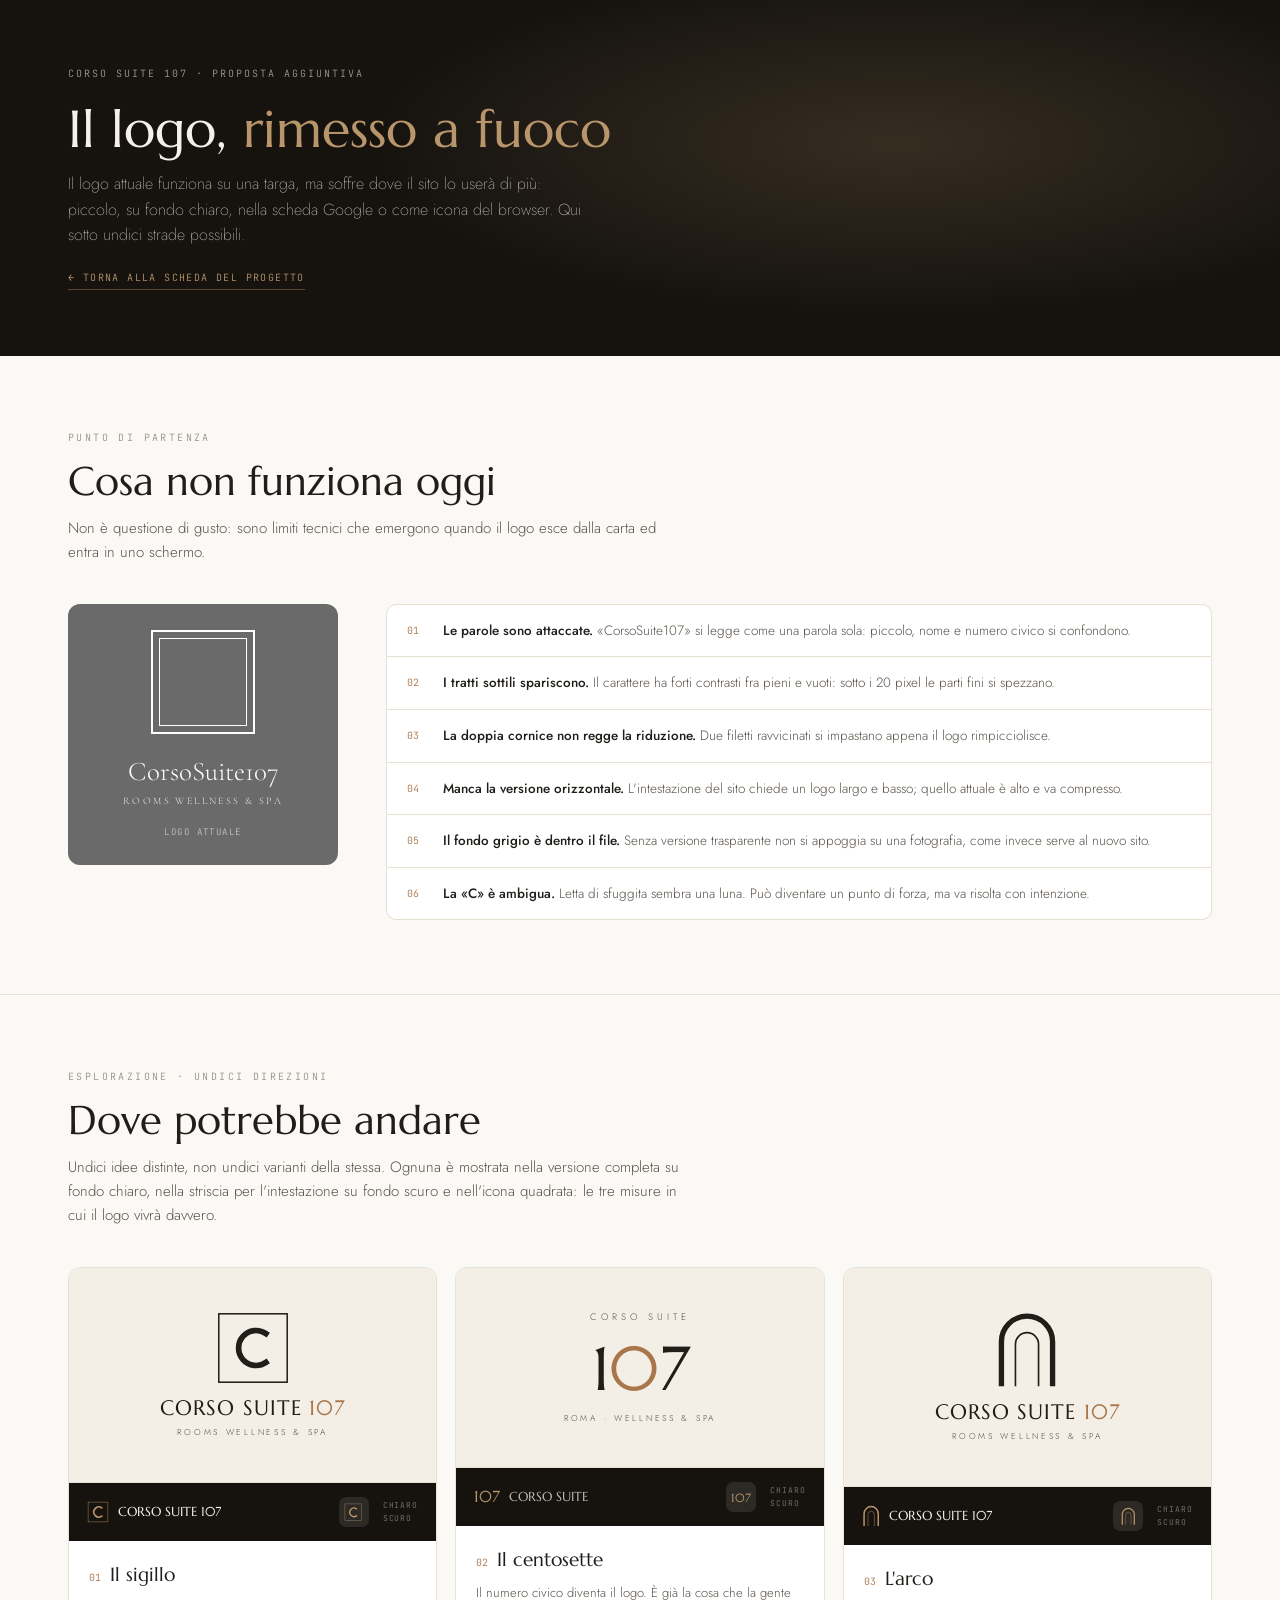
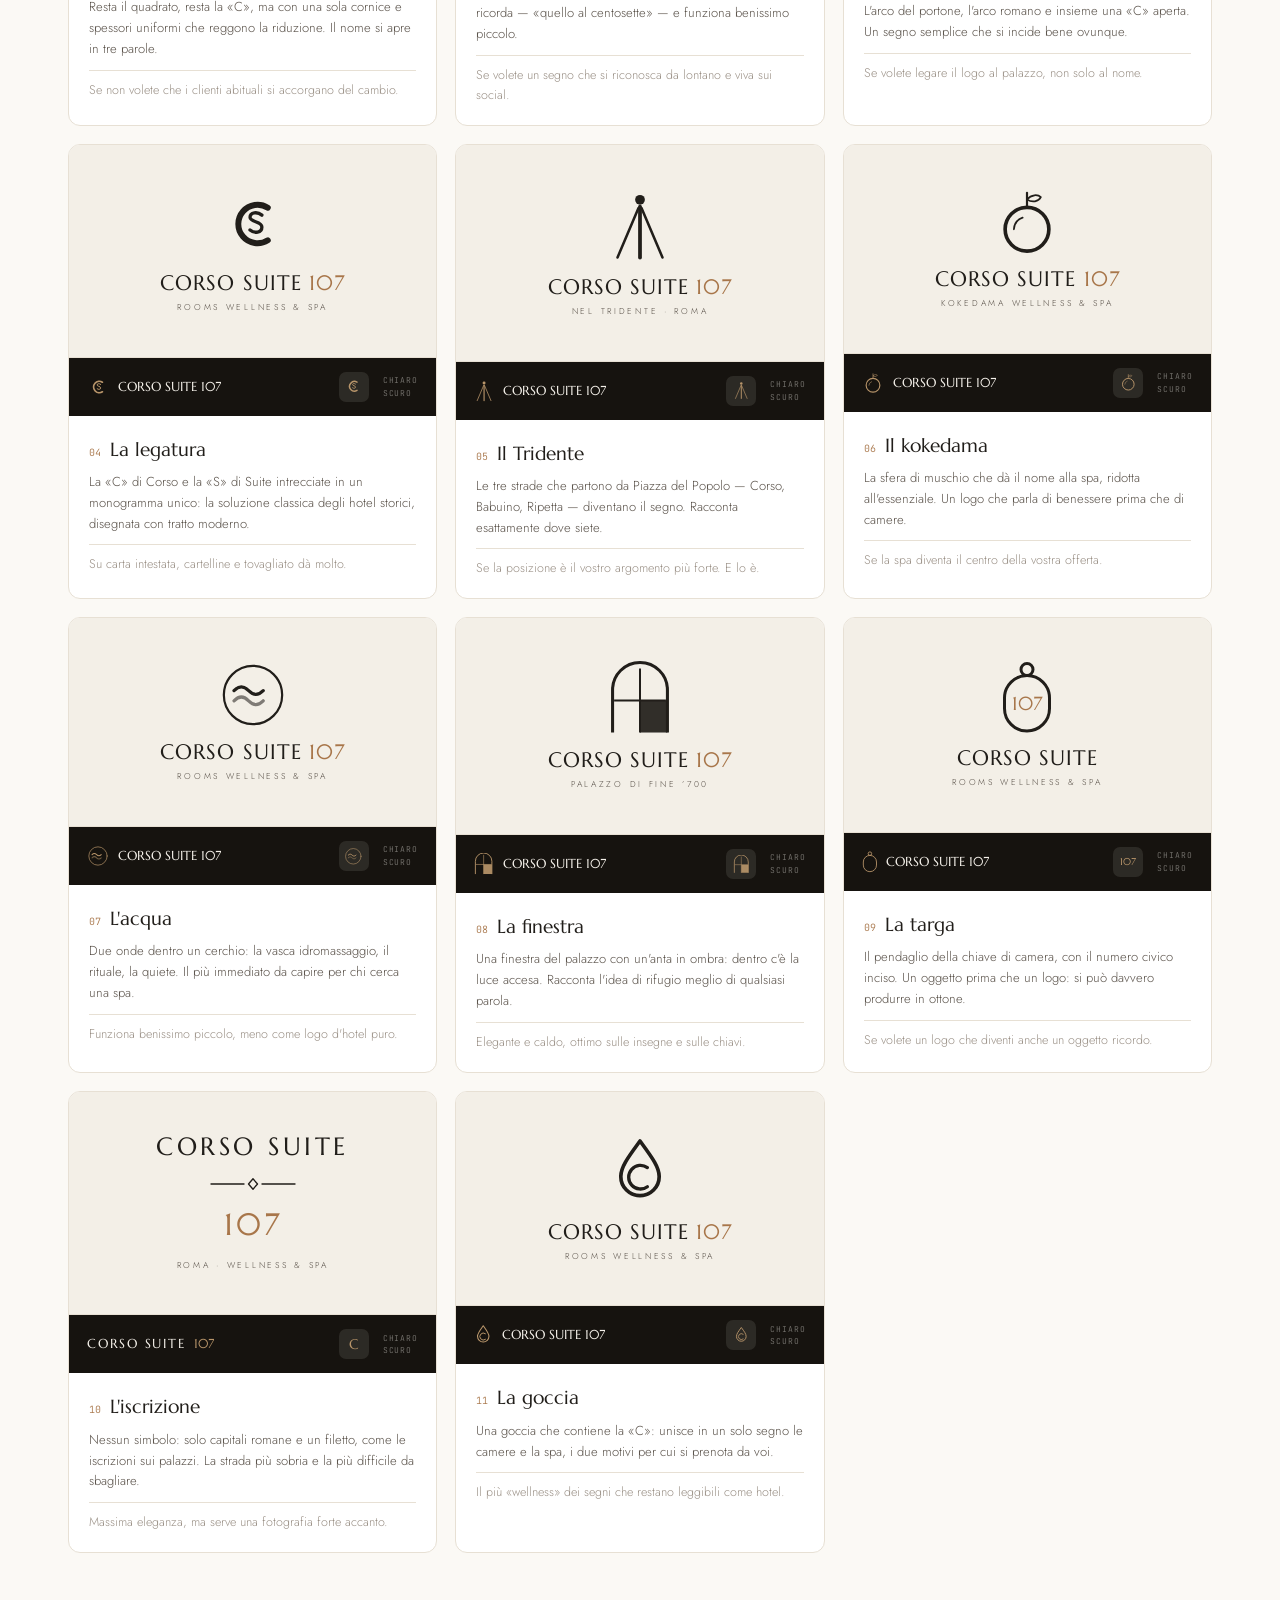
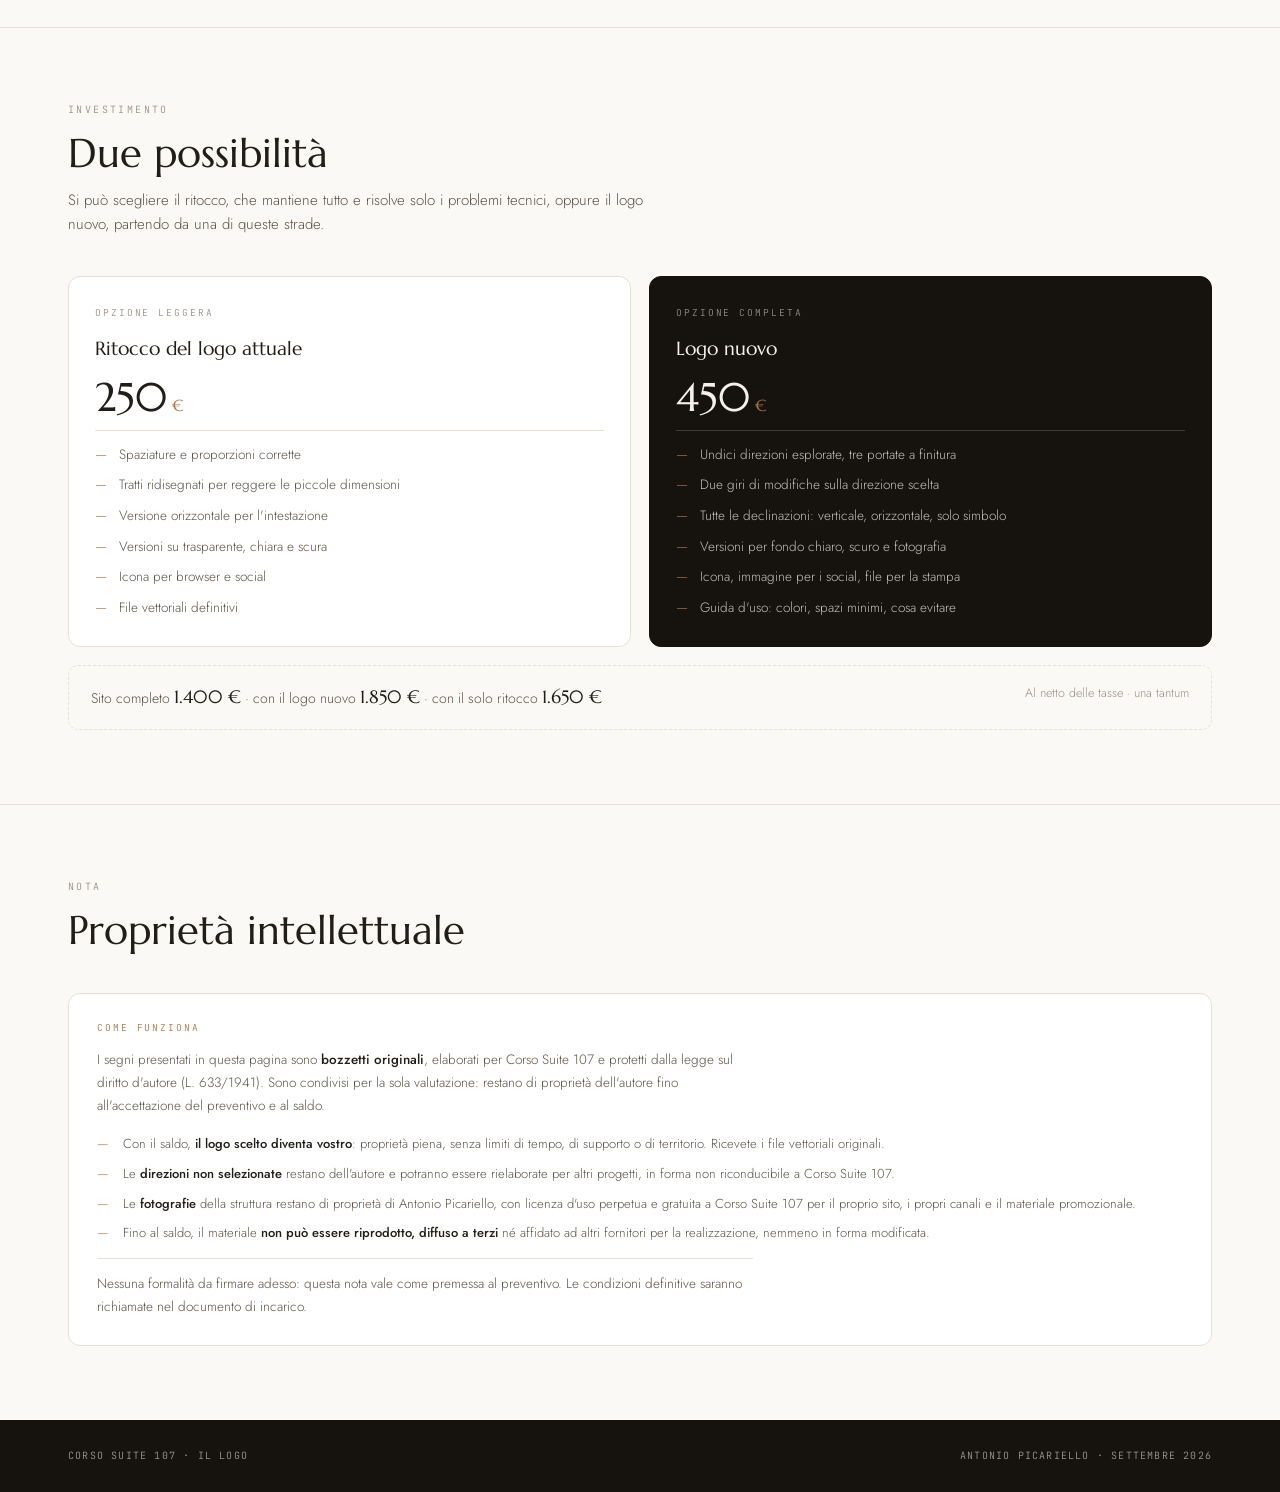
<file: progetto/logo.html>
<!doctype html>
<html lang="it">
<head>
<meta charset="utf-8">
<meta name="viewport" content="width=device-width, initial-scale=1">
<meta name="robots" content="noindex, nofollow, noarchive">
<title>Corso Suite 107 — Il logo</title>
<link rel="preconnect" href="https://fonts.googleapis.com">
<link rel="preconnect" href="https://fonts.gstatic.com" crossorigin>
<link rel="stylesheet" href="https://fonts.googleapis.com/css2?family=Marcellus&family=Cormorant+Garamond:wght@300;400;500&family=Jost:wght@200;300;400;500;600&family=JetBrains+Mono:wght@400;500&display=swap">
<style>
:root{--bg:#FBF9F5;--panel:#fff;--ink:#211E1A;--soft:#5A524A;--mute:#9A9086;--line:#E7E0D4;--gold:#A8764A;--dark:#16130F;--stone:#F3EFE7}
*{box-sizing:border-box;margin:0;padding:0}
body{background:var(--bg);color:var(--ink);font-family:'Jost',system-ui,sans-serif;font-weight:300;line-height:1.6;-webkit-font-smoothing:antialiased}
.wrap{max-width:1240px;margin:0 auto;padding:0 clamp(20px,4vw,48px)}
.eyebrow{font-family:'JetBrains Mono',monospace;font-size:10px;letter-spacing:.24em;text-transform:uppercase;color:var(--mute)}
h2{font-family:'Marcellus',serif;font-weight:400;font-size:clamp(26px,3.4vw,40px);line-height:1.15}
h3{font-family:'Marcellus',serif;font-weight:400;font-size:19px}
section{padding:clamp(44px,6vw,74px) 0}
section+section{border-top:1px solid var(--line)}
.head{margin-bottom:clamp(24px,4vw,40px)}
.head .eyebrow{margin-bottom:12px}
.head p{color:var(--soft);max-width:68ch;margin-top:12px;font-size:15px}

.top{background:var(--dark);color:#F5F1EA;padding:clamp(38px,6vw,66px) 0;position:relative;overflow:hidden}
.top::after{content:'';position:absolute;inset:0;background:radial-gradient(ellipse 60% 70% at 70% 40%,rgba(184,149,106,.2),transparent 68%)}
.top .wrap{position:relative;z-index:2}
.top .k{font-family:'JetBrains Mono',monospace;font-size:10px;letter-spacing:.2em;text-transform:uppercase;color:rgba(245,241,234,.6);margin-bottom:20px}
.top h1{font-family:'Marcellus',serif;font-weight:400;font-size:clamp(32px,5vw,52px);line-height:1.06;margin-bottom:14px}
.top h1 em{font-style:normal;color:#B8956A}
.top p{color:rgba(245,241,234,.8);font-weight:200;max-width:58ch;font-size:16px}
.back{display:inline-block;margin-top:22px;font-family:'JetBrains Mono',monospace;font-size:10px;letter-spacing:.14em;text-transform:uppercase;color:#B8956A;text-decoration:none;border-bottom:1px solid rgba(184,149,106,.4);padding-bottom:3px}

/* diagnosi */
.diag{display:grid;grid-template-columns:270px 1fr;gap:clamp(24px,4vw,48px);align-items:start}
@media(max-width:800px){.diag{grid-template-columns:1fr}}
.now{background:#6A6A6A;border-radius:12px;padding:26px;display:grid;place-items:center;gap:16px;text-align:center}
.now .sq{width:104px;height:104px;border:2px solid #fff;padding:6px}
.now .sq div{width:100%;height:100%;border:1px solid #fff;display:grid;place-items:center}
.now .sq svg{width:74%;height:74%}
.now .nm{font-family:'Cormorant Garamond',serif;font-weight:300;font-size:27px;color:#fff}
.now .sub{font-family:'Cormorant Garamond',serif;font-size:10px;letter-spacing:.24em;color:rgba(255,255,255,.9)}
.now .cap{font-family:'JetBrains Mono',monospace;font-size:9px;letter-spacing:.16em;text-transform:uppercase;color:rgba(255,255,255,.6)}
.issues{display:grid;gap:1px;background:var(--line);border:1px solid var(--line);border-radius:10px;overflow:hidden}
.issues div{background:var(--panel);padding:15px 20px;display:grid;grid-template-columns:24px 1fr;gap:12px;font-size:13.5px;color:var(--soft)}
.issues b{color:var(--ink);font-weight:500}
.issues .n{font-family:'JetBrains Mono',monospace;font-size:10px;color:var(--gold);padding-top:3px}

/* griglia proposte */
.grid{display:grid;grid-template-columns:repeat(auto-fill,minmax(360px,1fr));gap:18px}
.card{background:var(--panel);border:1px solid var(--line);border-radius:12px;overflow:hidden;display:grid;grid-template-rows:auto auto 1fr}
.stage{background:var(--stone);display:grid;place-items:center;padding:42px 26px;min-height:196px}
.row{display:grid;grid-template-columns:1fr auto auto;gap:14px;align-items:center;padding:14px 18px;background:var(--dark);border-top:1px solid var(--line)}
.row .mini{display:flex;align-items:center;gap:9px;min-width:0}
.row .mini svg{height:22px;width:auto;color:#B8956A;flex:none}
.row .mini .t{font-family:'Marcellus',serif;font-size:12.5px;color:#F5F1EA;white-space:nowrap;overflow:hidden;text-overflow:ellipsis}
.row .fav{width:30px;height:30px;border-radius:7px;background:rgba(245,241,234,.1);display:grid;place-items:center;flex:none}
.row .fav svg{width:62%;height:62%;color:#B8956A}
.row .fav .num{font-family:'Marcellus',serif;font-size:12px;color:#B8956A}
.row .lab{font-family:'JetBrains Mono',monospace;font-size:8px;letter-spacing:.12em;text-transform:uppercase;color:rgba(245,241,234,.45)}
.note{padding:18px 20px 20px;display:grid;gap:8px;align-content:start}
.note .h{display:flex;align-items:baseline;gap:9px}
.note .n{font-family:'JetBrains Mono',monospace;font-size:10px;color:var(--gold)}
.note p{font-size:13px;color:var(--soft);line-height:1.6}
.note .when{font-size:12.5px;color:var(--mute);padding-top:9px;border-top:1px solid var(--line);margin-top:2px}

/* logo */
.mk{display:grid;justify-items:center;gap:12px;text-align:center;color:var(--ink)}
.mk .name{font-family:'Marcellus',serif;line-height:1;letter-spacing:.05em;font-size:21px}
.mk .name b{font-weight:400;color:var(--gold)}
.mk .tag{font-family:'Jost',sans-serif;font-weight:300;font-size:8.5px;letter-spacing:.32em;color:var(--soft);margin-top:7px}
.mk svg{color:var(--ink)}

/* prezzo */
.offer{display:grid;grid-template-columns:1fr 1fr;gap:18px}
@media(max-width:800px){.offer{grid-template-columns:1fr}}
.price{border:1px solid var(--line);border-radius:12px;background:var(--panel);padding:28px 26px;display:grid;gap:13px;align-content:start}
.price.hi{background:var(--dark);color:#F5F1EA;border-color:var(--dark)}
.price .k{font-family:'JetBrains Mono',monospace;font-size:9.5px;letter-spacing:.2em;text-transform:uppercase;color:var(--mute)}
.price.hi .k{color:rgba(245,241,234,.55)}
.price .fig{font-family:'Marcellus',serif;font-size:40px;line-height:1}
.price .fig small{font-size:16px;color:var(--gold)}
.price ul{list-style:none;display:grid;gap:9px;font-size:13.5px;color:var(--soft);padding-top:13px;border-top:1px solid var(--line)}
.price.hi ul{color:rgba(245,241,234,.78);border-color:rgba(245,241,234,.18)}
.price ul li{display:grid;grid-template-columns:15px 1fr;gap:9px}
.price ul li i{font-style:normal;color:var(--gold)}
.tot{margin-top:18px;padding:17px 22px;border:1px dashed var(--line);border-radius:10px;font-size:14px;color:var(--soft);display:flex;justify-content:space-between;gap:16px;flex-wrap:wrap}
.tot b{color:var(--ink);font-weight:500;font-family:'Marcellus',serif;font-size:18px}

.ip-box{border:1px solid var(--line);border-radius:12px;background:var(--panel);padding:26px 28px;display:grid;gap:14px}
.ip-box .k{font-family:'JetBrains Mono',monospace;font-size:9.5px;letter-spacing:.2em;text-transform:uppercase;color:var(--gold)}
.ip-box p{font-size:13.5px;line-height:1.7;color:var(--soft);max-width:82ch}
.ip-box b{color:var(--ink);font-weight:500}
.ip-box ul{list-style:none;display:grid;gap:9px;margin-top:2px;font-size:13px;color:var(--soft)}
.ip-box ul li{display:grid;grid-template-columns:16px 1fr;gap:10px}
.ip-box ul li i{font-style:normal;color:var(--gold)}
.ip-foot{max-width:82ch;font-size:11px;line-height:1.65;color:var(--mute);padding-top:14px;border-top:1px solid var(--line)}

footer{background:var(--dark);color:rgba(245,241,234,.6);padding:28px 0;font-family:'JetBrains Mono',monospace;font-size:10px;letter-spacing:.12em;text-transform:uppercase}
footer .wrap{display:flex;justify-content:space-between;gap:14px;flex-wrap:wrap}
</style>
</head>
<body>

<!-- simboli -->
<svg style="position:absolute;width:0;height:0;overflow:hidden" aria-hidden="true">
  <!-- 01 sigillo -->
  <symbol id="s1" viewBox="0 0 100 100" fill="none" stroke="currentColor">
    <rect x="5" y="5" width="90" height="90" stroke-width="2"/>
    <path d="M67 31a23 23 0 1 0 0 38" stroke-width="7.5" stroke-linecap="square"/>
  </symbol>
  <!-- 02 monogramma CS in legatura -->
  <symbol id="s2" viewBox="0 0 100 100" fill="none" stroke="currentColor">
    <path d="M70 28a26 26 0 1 0 0 44" stroke-width="8" stroke-linecap="round"/>
    <path d="M62 38c-6-5-16-4-16 3s16 5 16 13-10 9-16 4" stroke-width="4.5" stroke-linecap="round"/>
  </symbol>
  <!-- 03 arco -->
  <symbol id="s3" viewBox="0 0 80 96" fill="none" stroke="currentColor">
    <path d="M9 92V38a31 31 0 0 1 62 0v54" stroke-width="6.5"/>
    <path d="M26 92V41a14 14 0 0 1 28 0v51" stroke-width="2"/>
  </symbol>
  <!-- 04 tridente -->
  <symbol id="s4" viewBox="0 0 88 96" fill="none" stroke="currentColor" stroke-linecap="round">
    <circle cx="44" cy="13" r="6.5" fill="currentColor" stroke="none"/>
    <path d="M44 22v68" stroke-width="5"/>
    <path d="M42 24 14 90" stroke-width="3.4"/>
    <path d="M46 24 74 90" stroke-width="3.4"/>
  </symbol>
  <!-- 05 kokedama -->
  <symbol id="s5" viewBox="0 0 96 96" fill="none" stroke="currentColor">
    <circle cx="48" cy="58" r="30" stroke-width="5"/>
    <path d="M48 28V8" stroke-width="3" stroke-linecap="round"/>
    <path d="M48 17c6-7 15-7 19-3-3 6-12 8-19 3z" stroke-width="2.4" stroke-linejoin="round"/>
    <path d="M30 58a18 18 0 0 1 12-16" stroke-width="2.4" stroke-linecap="round"/>
  </symbol>
  <!-- 06 onda spa -->
  <symbol id="s6" viewBox="0 0 96 96" fill="none" stroke="currentColor" stroke-linecap="round">
    <circle cx="48" cy="48" r="40" stroke-width="3"/>
    <path d="M22 42c7-7 13-7 20 0s13 7 20 0" stroke-width="4.5"/>
    <path d="M22 56c7-7 13-7 20 0s13 7 20 0" stroke-width="4.5" opacity=".55"/>
  </symbol>
  <!-- 07 finestra -->
  <symbol id="s7" viewBox="0 0 84 96" fill="none" stroke="currentColor">
    <path d="M6 92V36a36 36 0 0 1 72 0v56" stroke-width="4"/>
    <path d="M42 8v84M8 50h68" stroke-width="2.6"/>
    <path d="M42 50h36v42H42z" fill="currentColor" stroke="none" opacity=".92"/>
  </symbol>
  <!-- 08 targa chiave -->
  <symbol id="s8" viewBox="0 0 72 100" fill="none" stroke="currentColor">
    <rect x="6" y="20" width="60" height="74" rx="30" stroke-width="4"/>
    <circle cx="36" cy="12" r="8" stroke-width="4"/>
  </symbol>
  <!-- 09 lapide / filetto -->
  <symbol id="s9" viewBox="0 0 120 40" fill="none" stroke="currentColor" stroke-linecap="round">
    <path d="M4 20h44M72 20h44" stroke-width="1.8"/>
    <path d="M60 13l6 7-6 7-6-7z" stroke-width="1.8" stroke-linejoin="round"/>
  </symbol>
  <!-- 10 goccia + C -->
  <symbol id="s10" viewBox="0 0 84 100" fill="none" stroke="currentColor">
    <path d="M42 8c16 22 26 35 26 48a26 26 0 1 1-52 0c0-13 10-26 26-48z" stroke-width="5" stroke-linejoin="round"/>
    <path d="M52 44a16 16 0 1 0 0 26" stroke-width="4.5" stroke-linecap="round"/>
  </symbol>
</svg>

<header class="top">
  <div class="wrap">
    <div class="k">Corso Suite 107 · proposta aggiuntiva</div>
    <h1>Il logo, <em>rimesso a fuoco</em></h1>
    <p>Il logo attuale funziona su una targa, ma soffre dove il sito lo userà di più: piccolo, su fondo chiaro, nella scheda Google o come icona del browser. Qui sotto undici strade possibili.</p>
    <a class="back" href="./">← Torna alla scheda del progetto</a>
  </div>
</header>

<section>
  <div class="wrap">
    <div class="head">
      <div class="eyebrow">Punto di partenza</div>
      <h2>Cosa non funziona oggi</h2>
      <p>Non è questione di gusto: sono limiti tecnici che emergono quando il logo esce dalla carta ed entra in uno schermo.</p>
    </div>
    <div class="diag">
      <div class="now">
        <div class="sq"><div>
          <svg viewBox="0 0 100 100" fill="none"><path d="M76 20a34 34 0 1 0 0 60c-12-8-18-18-18-30s6-22 18-30z" fill="#6A6A6A"/></svg>
        </div></div>
        <div>
          <div class="nm">CorsoSuite107</div>
          <div class="sub">ROOMS WELLNESS &amp; SPA</div>
        </div>
        <div class="cap">Logo attuale</div>
      </div>
      <div class="issues">
        <div><span class="n">01</span><span><b>Le parole sono attaccate.</b> «CorsoSuite107» si legge come una parola sola: piccolo, nome e numero civico si confondono.</span></div>
        <div><span class="n">02</span><span><b>I tratti sottili spariscono.</b> Il carattere ha forti contrasti fra pieni e vuoti: sotto i 20 pixel le parti fini si spezzano.</span></div>
        <div><span class="n">03</span><span><b>La doppia cornice non regge la riduzione.</b> Due filetti ravvicinati si impastano appena il logo rimpicciolisce.</span></div>
        <div><span class="n">04</span><span><b>Manca la versione orizzontale.</b> L'intestazione del sito chiede un logo largo e basso; quello attuale è alto e va compresso.</span></div>
        <div><span class="n">05</span><span><b>Il fondo grigio è dentro il file.</b> Senza versione trasparente non si appoggia su una fotografia, come invece serve al nuovo sito.</span></div>
        <div><span class="n">06</span><span><b>La «C» è ambigua.</b> Letta di sfuggita sembra una luna. Può diventare un punto di forza, ma va risolta con intenzione.</span></div>
      </div>
    </div>
  </div>
</section>

<section>
  <div class="wrap">
    <div class="head">
      <div class="eyebrow">Esplorazione · undici direzioni</div>
      <h2>Dove potrebbe andare</h2>
      <p>Undici idee distinte, non undici varianti della stessa. Ognuna è mostrata nella versione completa su fondo chiaro, nella striscia per l'intestazione su fondo scuro e nell'icona quadrata: le tre misure in cui il logo vivrà davvero.</p>
    </div>

    <div class="grid">

      <article class="card">
        <div class="stage"><div class="mk">
          <svg width="76" height="76"><use href="#s1"/></svg>
          <div><div class="name">CORSO SUITE <b>107</b></div><div class="tag">ROOMS WELLNESS &amp; SPA</div></div>
        </div></div>
        <div class="row">
          <div class="mini"><svg viewBox="0 0 100 100" style="height:22px"><use href="#s1"/></svg><span class="t">CORSO SUITE 107</span></div>
          <div class="fav"><svg viewBox="0 0 100 100"><use href="#s1"/></svg></div>
          <span class="lab">chiaro<br>scuro</span>
        </div>
        <div class="note">
          <div class="h"><span class="n">01</span><h3>Il sigillo</h3></div>
          <p>Resta il quadrato, resta la «C», ma con una sola cornice e spessori uniformi che reggono la riduzione. Il nome si apre in tre parole.</p>
          <p class="when">Se non volete che i clienti abituali si accorgano del cambio.</p>
        </div>
      </article>

      <article class="card">
        <div class="stage"><div class="mk">
          <div class="tag" style="font-size:9.5px;letter-spacing:.42em;margin:0">CORSO SUITE</div>
          <div class="name" style="font-size:62px;letter-spacing:-.01em">1<b>0</b>7</div>
          <div class="tag" style="margin-top:0">ROMA · WELLNESS &amp; SPA</div>
        </div></div>
        <div class="row">
          <div class="mini"><span class="t" style="color:#B8956A;font-size:16px">107</span><span class="t" style="opacity:.75">CORSO SUITE</span></div>
          <div class="fav"><span class="num">107</span></div>
          <span class="lab">chiaro<br>scuro</span>
        </div>
        <div class="note">
          <div class="h"><span class="n">02</span><h3>Il centosette</h3></div>
          <p>Il numero civico diventa il logo. È già la cosa che la gente ricorda — «quello al centosette» — e funziona benissimo piccolo.</p>
          <p class="when">Se volete un segno che si riconosca da lontano e viva sui social.</p>
        </div>
      </article>

      <article class="card">
        <div class="stage"><div class="mk">
          <svg width="66" height="80"><use href="#s3"/></svg>
          <div><div class="name">CORSO SUITE <b>107</b></div><div class="tag">ROOMS WELLNESS &amp; SPA</div></div>
        </div></div>
        <div class="row">
          <div class="mini"><svg viewBox="0 0 80 96" style="height:22px"><use href="#s3"/></svg><span class="t">CORSO SUITE 107</span></div>
          <div class="fav"><svg viewBox="0 0 80 96"><use href="#s3"/></svg></div>
          <span class="lab">chiaro<br>scuro</span>
        </div>
        <div class="note">
          <div class="h"><span class="n">03</span><h3>L'arco</h3></div>
          <p>L'arco del portone, l'arco romano e insieme una «C» aperta. Un segno semplice che si incide bene ovunque.</p>
          <p class="when">Se volete legare il logo al palazzo, non solo al nome.</p>
        </div>
      </article>

      <article class="card">
        <div class="stage"><div class="mk">
          <svg width="74" height="74"><use href="#s2"/></svg>
          <div><div class="name">CORSO SUITE <b>107</b></div><div class="tag">ROOMS WELLNESS &amp; SPA</div></div>
        </div></div>
        <div class="row">
          <div class="mini"><svg viewBox="0 0 100 100" style="height:22px"><use href="#s2"/></svg><span class="t">CORSO SUITE 107</span></div>
          <div class="fav"><svg viewBox="0 0 100 100"><use href="#s2"/></svg></div>
          <span class="lab">chiaro<br>scuro</span>
        </div>
        <div class="note">
          <div class="h"><span class="n">04</span><h3>La legatura</h3></div>
          <p>La «C» di Corso e la «S» di Suite intrecciate in un monogramma unico: la soluzione classica degli hotel storici, disegnata con tratto moderno.</p>
          <p class="when">Su carta intestata, cartelline e tovagliato dà molto.</p>
        </div>
      </article>

      <article class="card">
        <div class="stage"><div class="mk">
          <svg width="66" height="78"><use href="#s4"/></svg>
          <div><div class="name">CORSO SUITE <b>107</b></div><div class="tag">NEL TRIDENTE · ROMA</div></div>
        </div></div>
        <div class="row">
          <div class="mini"><svg viewBox="0 0 88 96" style="height:22px"><use href="#s4"/></svg><span class="t">CORSO SUITE 107</span></div>
          <div class="fav"><svg viewBox="0 0 88 96"><use href="#s4"/></svg></div>
          <span class="lab">chiaro<br>scuro</span>
        </div>
        <div class="note">
          <div class="h"><span class="n">05</span><h3>Il Tridente</h3></div>
          <p>Le tre strade che partono da Piazza del Popolo — Corso, Babuino, Ripetta — diventano il segno. Racconta esattamente dove siete.</p>
          <p class="when">Se la posizione è il vostro argomento più forte. E lo è.</p>
        </div>
      </article>

      <article class="card">
        <div class="stage"><div class="mk">
          <svg width="70" height="70"><use href="#s5"/></svg>
          <div><div class="name">CORSO SUITE <b>107</b></div><div class="tag">KOKEDAMA WELLNESS &amp; SPA</div></div>
        </div></div>
        <div class="row">
          <div class="mini"><svg viewBox="0 0 96 96" style="height:22px"><use href="#s5"/></svg><span class="t">CORSO SUITE 107</span></div>
          <div class="fav"><svg viewBox="0 0 96 96"><use href="#s5"/></svg></div>
          <span class="lab">chiaro<br>scuro</span>
        </div>
        <div class="note">
          <div class="h"><span class="n">06</span><h3>Il kokedama</h3></div>
          <p>La sfera di muschio che dà il nome alla spa, ridotta all'essenziale. Un logo che parla di benessere prima che di camere.</p>
          <p class="when">Se la spa diventa il centro della vostra offerta.</p>
        </div>
      </article>

      <article class="card">
        <div class="stage"><div class="mk">
          <svg width="70" height="70"><use href="#s6"/></svg>
          <div><div class="name">CORSO SUITE <b>107</b></div><div class="tag">ROOMS WELLNESS &amp; SPA</div></div>
        </div></div>
        <div class="row">
          <div class="mini"><svg viewBox="0 0 96 96" style="height:22px"><use href="#s6"/></svg><span class="t">CORSO SUITE 107</span></div>
          <div class="fav"><svg viewBox="0 0 96 96"><use href="#s6"/></svg></div>
          <span class="lab">chiaro<br>scuro</span>
        </div>
        <div class="note">
          <div class="h"><span class="n">07</span><h3>L'acqua</h3></div>
          <p>Due onde dentro un cerchio: la vasca idromassaggio, il rituale, la quiete. Il più immediato da capire per chi cerca una spa.</p>
          <p class="when">Funziona benissimo piccolo, meno come logo d'hotel puro.</p>
        </div>
      </article>

      <article class="card">
        <div class="stage"><div class="mk">
          <svg width="64" height="78"><use href="#s7"/></svg>
          <div><div class="name">CORSO SUITE <b>107</b></div><div class="tag">PALAZZO DI FINE ’700</div></div>
        </div></div>
        <div class="row">
          <div class="mini"><svg viewBox="0 0 84 96" style="height:22px"><use href="#s7"/></svg><span class="t">CORSO SUITE 107</span></div>
          <div class="fav"><svg viewBox="0 0 84 96"><use href="#s7"/></svg></div>
          <span class="lab">chiaro<br>scuro</span>
        </div>
        <div class="note">
          <div class="h"><span class="n">08</span><h3>La finestra</h3></div>
          <p>Una finestra del palazzo con un'anta in ombra: dentro c'è la luce accesa. Racconta l'idea di rifugio meglio di qualsiasi parola.</p>
          <p class="when">Elegante e caldo, ottimo sulle insegne e sulle chiavi.</p>
        </div>
      </article>

      <article class="card">
        <div class="stage"><div class="mk">
          <div style="position:relative;display:grid;place-items:center">
            <svg width="54" height="76"><use href="#s8"/></svg>
            <span style="position:absolute;top:56%;transform:translateY(-50%);font-family:'Marcellus',serif;font-size:19px;color:var(--gold)">107</span>
          </div>
          <div><div class="name">CORSO SUITE</div><div class="tag">ROOMS WELLNESS &amp; SPA</div></div>
        </div></div>
        <div class="row">
          <div class="mini"><svg viewBox="0 0 72 100" style="height:22px"><use href="#s8"/></svg><span class="t">CORSO SUITE 107</span></div>
          <div class="fav"><span class="num" style="font-size:10px">107</span></div>
          <span class="lab">chiaro<br>scuro</span>
        </div>
        <div class="note">
          <div class="h"><span class="n">09</span><h3>La targa</h3></div>
          <p>Il pendaglio della chiave di camera, con il numero civico inciso. Un oggetto prima che un logo: si può davvero produrre in ottone.</p>
          <p class="when">Se volete un logo che diventi anche un oggetto ricordo.</p>
        </div>
      </article>

      <article class="card">
        <div class="stage"><div class="mk">
          <div class="name" style="font-size:25px;letter-spacing:.14em">CORSO SUITE</div>
          <svg width="96" height="30" style="margin:-2px 0"><use href="#s9"/></svg>
          <div class="name" style="font-size:31px;letter-spacing:.1em;color:var(--gold)">107</div>
          <div class="tag">ROMA · WELLNESS &amp; SPA</div>
        </div></div>
        <div class="row">
          <div class="mini"><span class="t" style="letter-spacing:.14em">CORSO SUITE</span><span class="t" style="color:#B8956A">107</span></div>
          <div class="fav"><span class="num" style="font-size:14px">C</span></div>
          <span class="lab">chiaro<br>scuro</span>
        </div>
        <div class="note">
          <div class="h"><span class="n">10</span><h3>L'iscrizione</h3></div>
          <p>Nessun simbolo: solo capitali romane e un filetto, come le iscrizioni sui palazzi. La strada più sobria e la più difficile da sbagliare.</p>
          <p class="when">Massima eleganza, ma serve una fotografia forte accanto.</p>
        </div>
      </article>

      <article class="card">
        <div class="stage"><div class="mk">
          <svg width="62" height="76"><use href="#s10"/></svg>
          <div><div class="name">CORSO SUITE <b>107</b></div><div class="tag">ROOMS WELLNESS &amp; SPA</div></div>
        </div></div>
        <div class="row">
          <div class="mini"><svg viewBox="0 0 84 100" style="height:22px"><use href="#s10"/></svg><span class="t">CORSO SUITE 107</span></div>
          <div class="fav"><svg viewBox="0 0 84 100"><use href="#s10"/></svg></div>
          <span class="lab">chiaro<br>scuro</span>
        </div>
        <div class="note">
          <div class="h"><span class="n">11</span><h3>La goccia</h3></div>
          <p>Una goccia che contiene la «C»: unisce in un solo segno le camere e la spa, i due motivi per cui si prenota da voi.</p>
          <p class="when">Il più «wellness» dei segni che restano leggibili come hotel.</p>
        </div>
      </article>

    </div>
  </div>
</section>

<section>
  <div class="wrap">
    <div class="head">
      <div class="eyebrow">Investimento</div>
      <h2>Due possibilità</h2>
      <p>Si può scegliere il ritocco, che mantiene tutto e risolve solo i problemi tecnici, oppure il logo nuovo, partendo da una di queste strade.</p>
    </div>
    <div class="offer">
      <div class="price">
        <div class="k">Opzione leggera</div>
        <h3>Ritocco del logo attuale</h3>
        <div class="fig">250<small> €</small></div>
        <ul>
          <li><i>—</i><span>Spaziature e proporzioni corrette</span></li>
          <li><i>—</i><span>Tratti ridisegnati per reggere le piccole dimensioni</span></li>
          <li><i>—</i><span>Versione orizzontale per l'intestazione</span></li>
          <li><i>—</i><span>Versioni su trasparente, chiara e scura</span></li>
          <li><i>—</i><span>Icona per browser e social</span></li>
          <li><i>—</i><span>File vettoriali definitivi</span></li>
        </ul>
      </div>
      <div class="price hi">
        <div class="k">Opzione completa</div>
        <h3 style="color:#F5F1EA">Logo nuovo</h3>
        <div class="fig" style="color:#F5F1EA">450<small> €</small></div>
        <ul>
          <li><i>—</i><span>Undici direzioni esplorate, tre portate a finitura</span></li>
          <li><i>—</i><span>Due giri di modifiche sulla direzione scelta</span></li>
          <li><i>—</i><span>Tutte le declinazioni: verticale, orizzontale, solo simbolo</span></li>
          <li><i>—</i><span>Versioni per fondo chiaro, scuro e fotografia</span></li>
          <li><i>—</i><span>Icona, immagine per i social, file per la stampa</span></li>
          <li><i>—</i><span>Guida d'uso: colori, spazi minimi, cosa evitare</span></li>
        </ul>
      </div>
    </div>
    <div class="tot">
      <span>Sito completo <b>1.400 €</b> · con il logo nuovo <b>1.850 €</b> · con il solo ritocco <b>1.650 €</b></span>
      <span style="color:var(--mute);font-size:12.5px">Al netto delle tasse · una tantum</span>
    </div>
  </div>
</section>


<section>
  <div class="wrap">
    <div class="head">
      <div class="eyebrow">Nota</div>
      <h2>Proprietà intellettuale</h2>
    </div>
    <div class="ip-box">
      <div class="k">Come funziona</div>
      <p>I segni presentati in questa pagina sono <b>bozzetti originali</b>, elaborati per Corso Suite 107 e protetti dalla legge sul diritto d'autore (L. 633/1941). Sono condivisi per la sola valutazione: restano di proprietà dell'autore fino all'accettazione del preventivo e al saldo.</p>
      <ul>
        <li><i>—</i><span>Con il saldo, <b>il logo scelto diventa vostro</b>: proprietà piena, senza limiti di tempo, di supporto o di territorio. Ricevete i file vettoriali originali.</span></li>
        <li><i>—</i><span>Le <b>direzioni non selezionate</b> restano dell'autore e potranno essere rielaborate per altri progetti, in forma non riconducibile a Corso Suite 107.</span></li>
        <li><i>—</i><span>Le <b>fotografie</b> della struttura restano di proprietà di Antonio Picariello, con licenza d'uso perpetua e gratuita a Corso Suite 107 per il proprio sito, i propri canali e il materiale promozionale.</span></li>
        <li><i>—</i><span>Fino al saldo, il materiale <b>non può essere riprodotto, diffuso a terzi</b> né affidato ad altri fornitori per la realizzazione, nemmeno in forma modificata.</span></li>
      </ul>
      <p class="ip-foot">Nessuna formalità da firmare adesso: questa nota vale come premessa al preventivo. Le condizioni definitive saranno richiamate nel documento di incarico.</p>
    </div>
  </div>
</section>

<footer>
  <div class="wrap">
    <span>Corso Suite 107 · Il logo</span>
    <span>Antonio Picariello · Settembre 2026</span>
  </div>
</footer>
</body>
</html>
</file>
